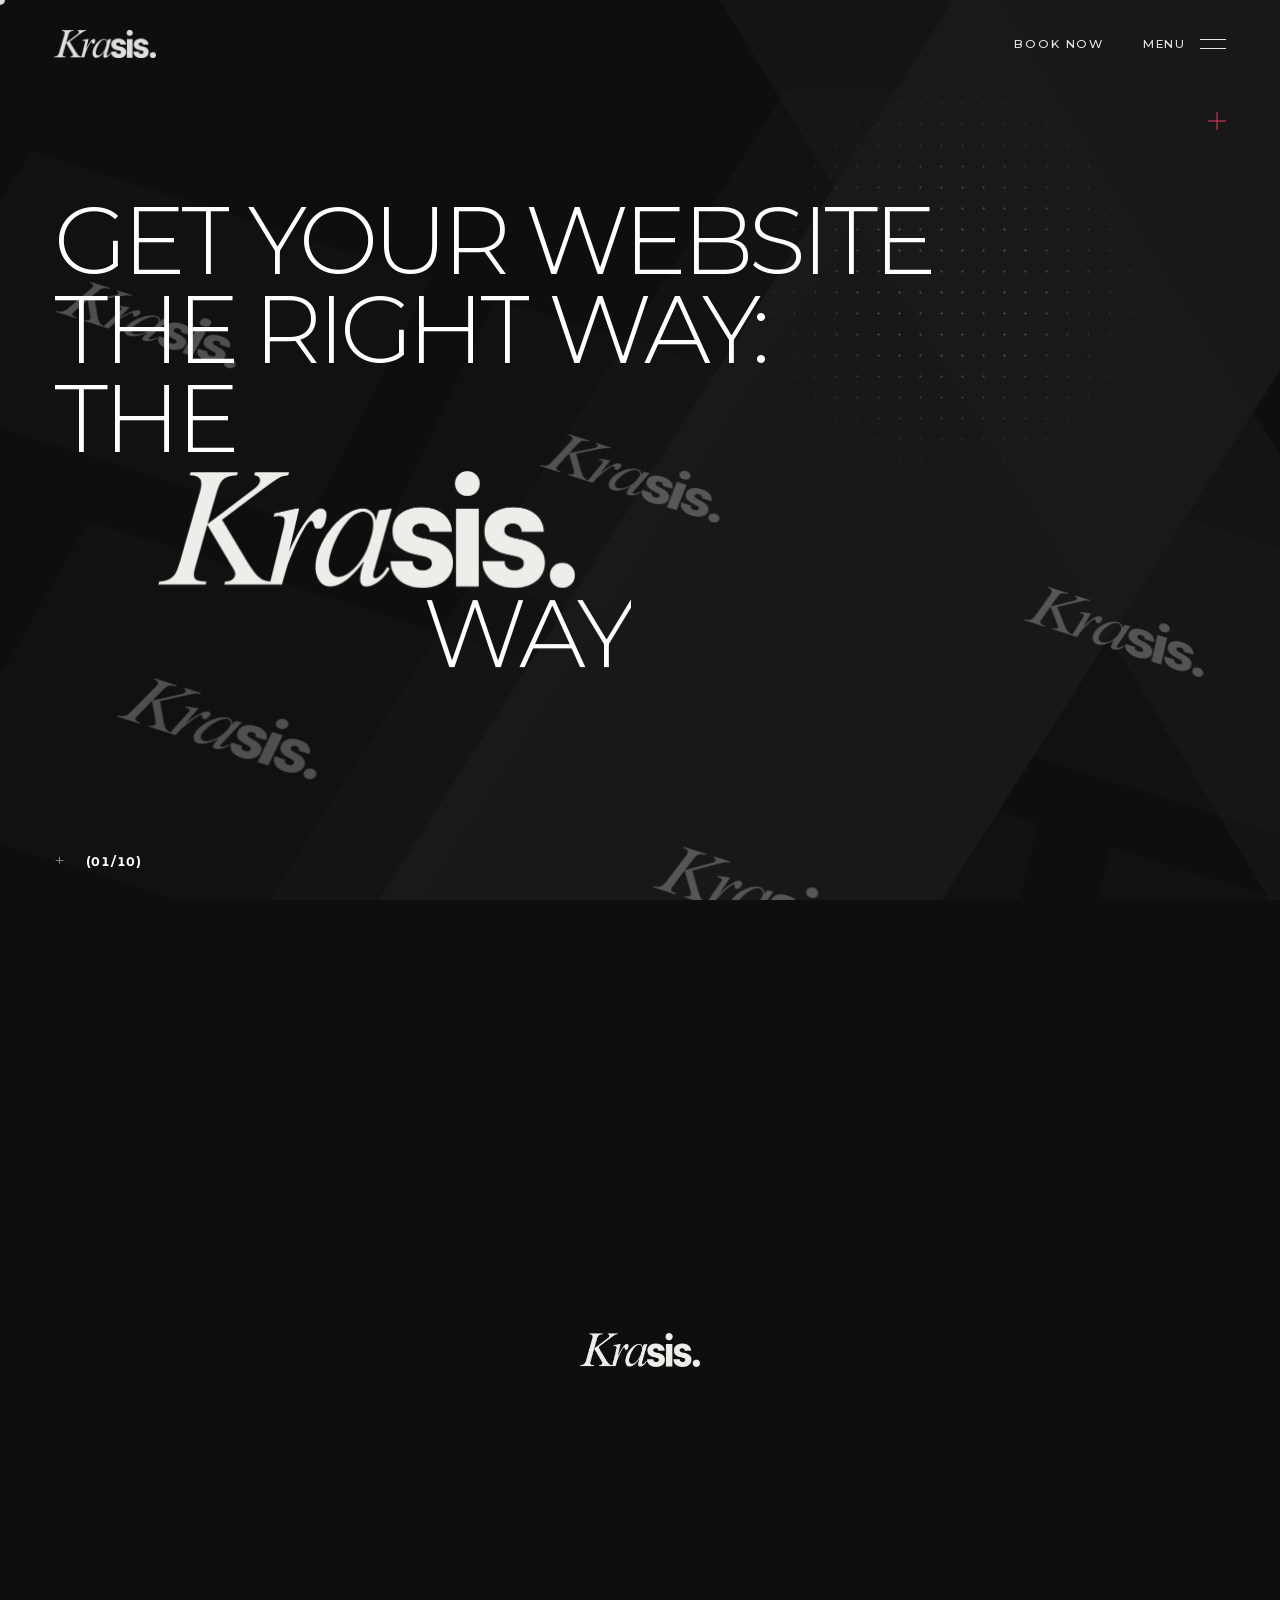
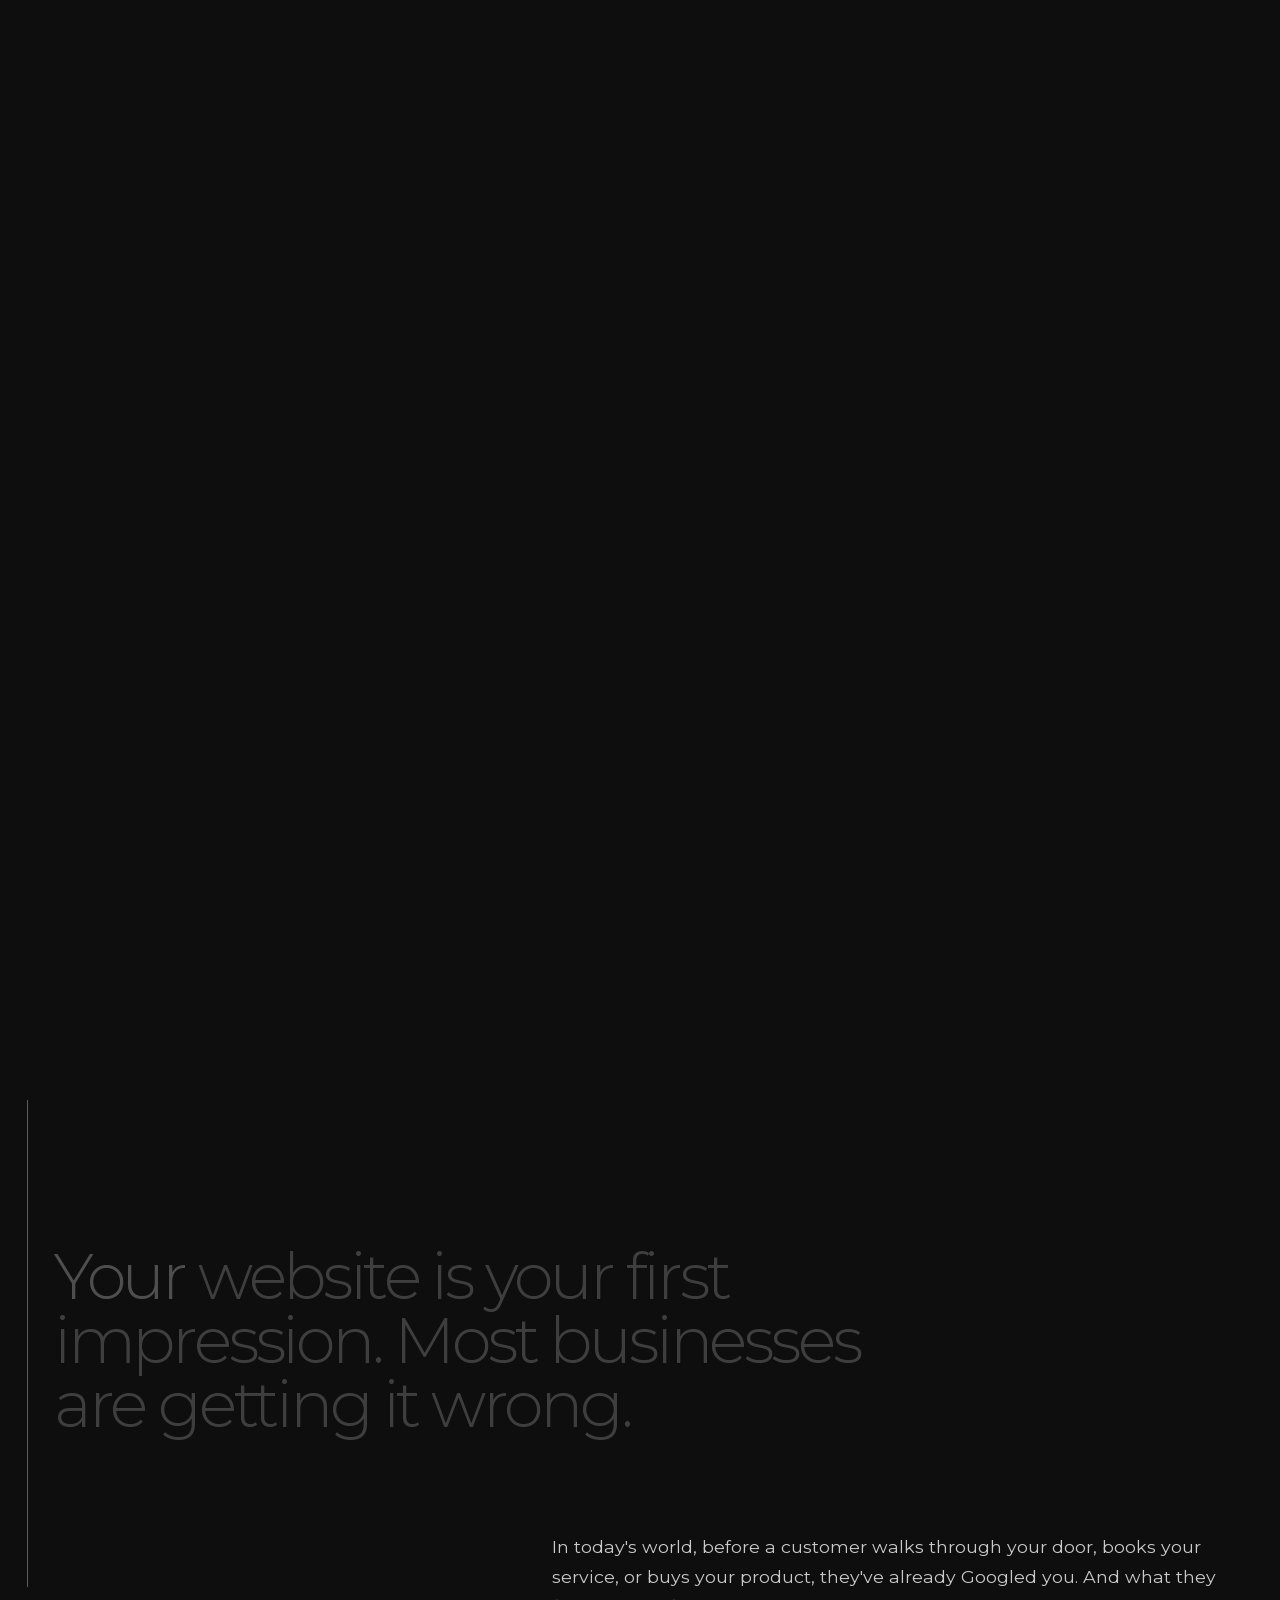
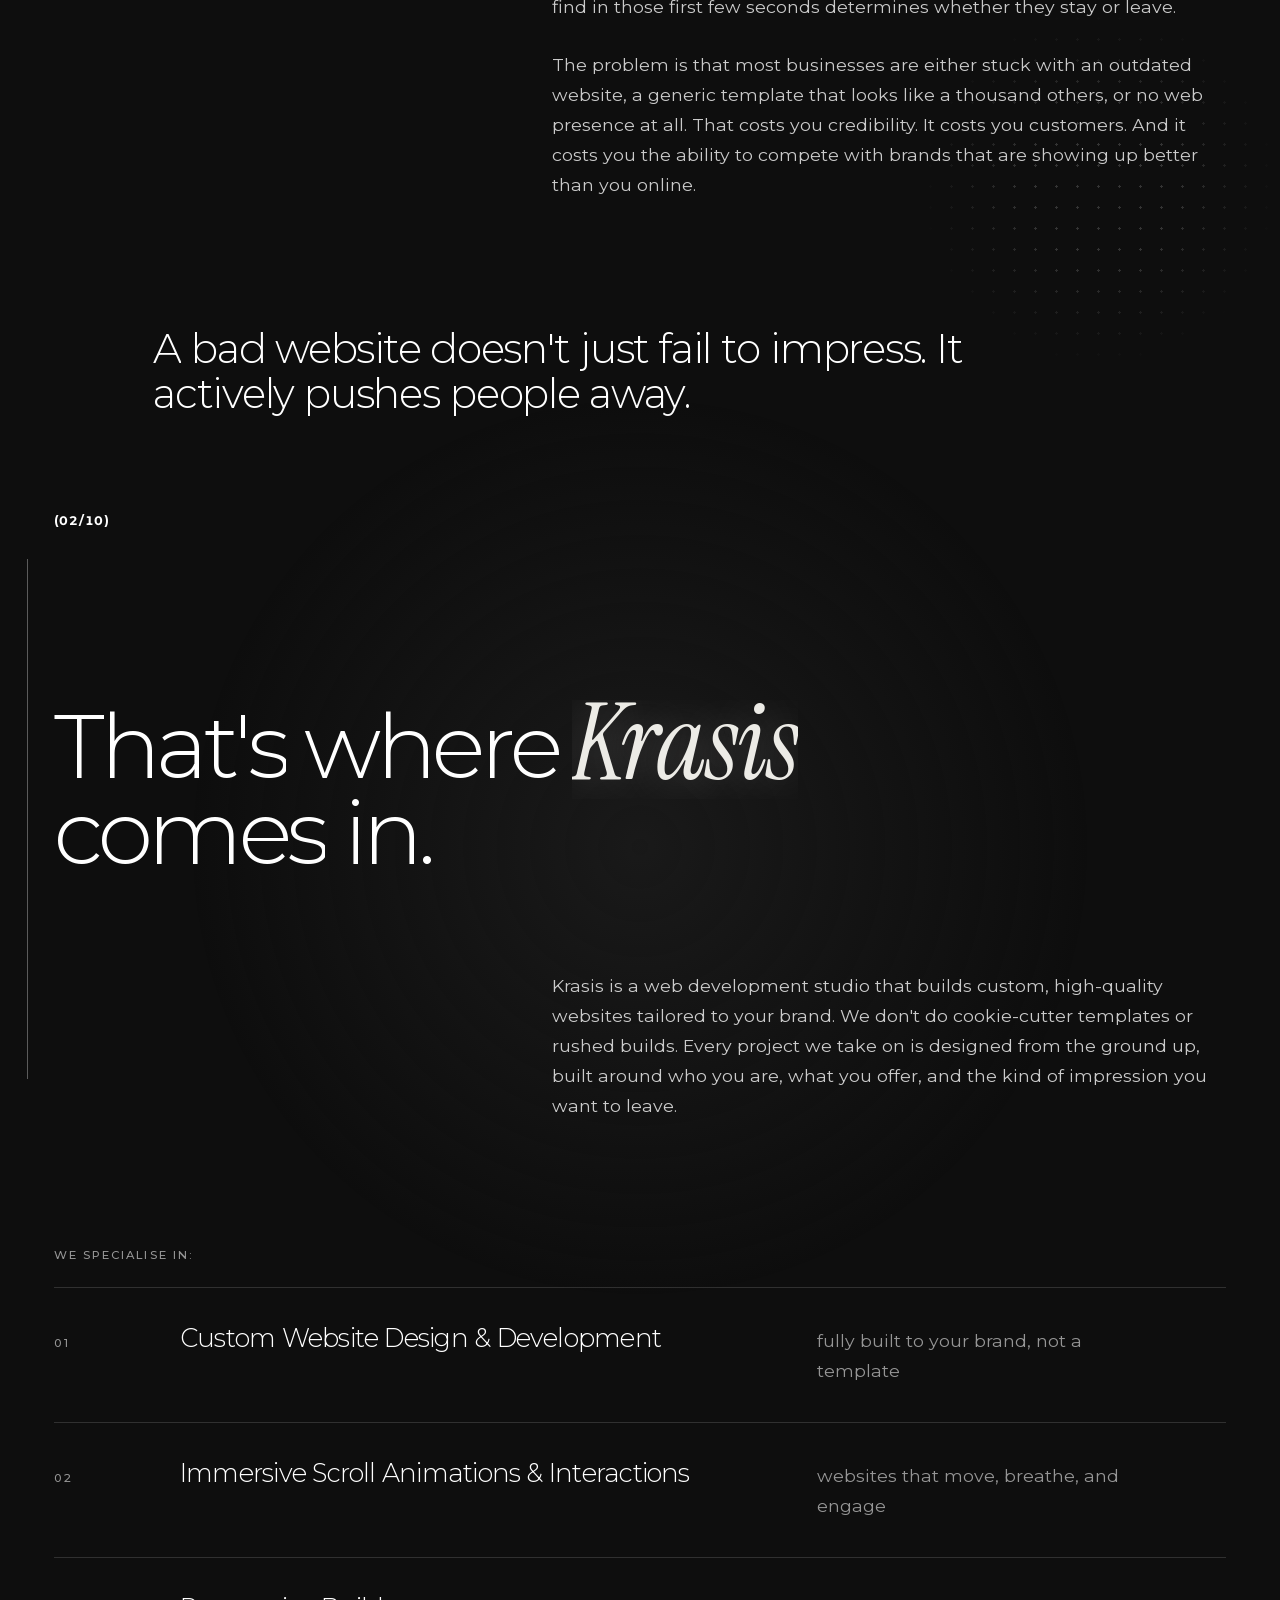
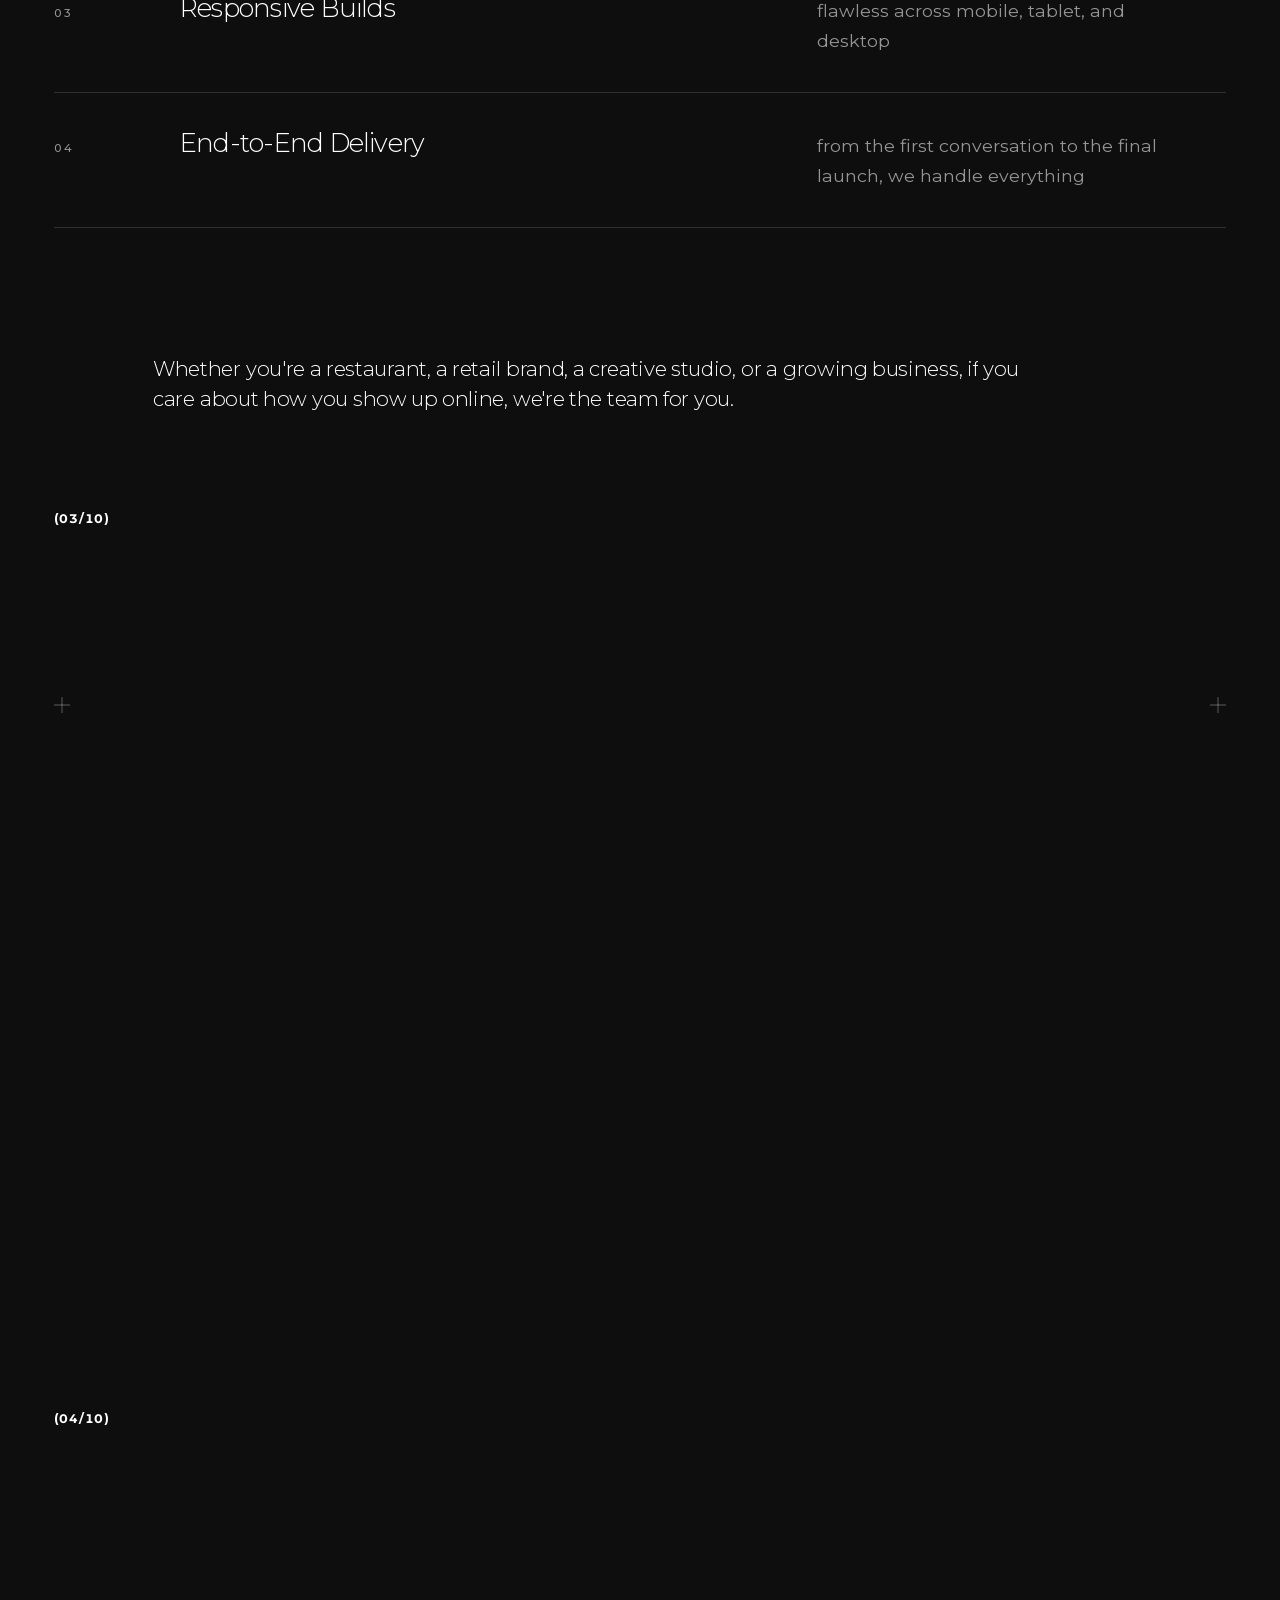
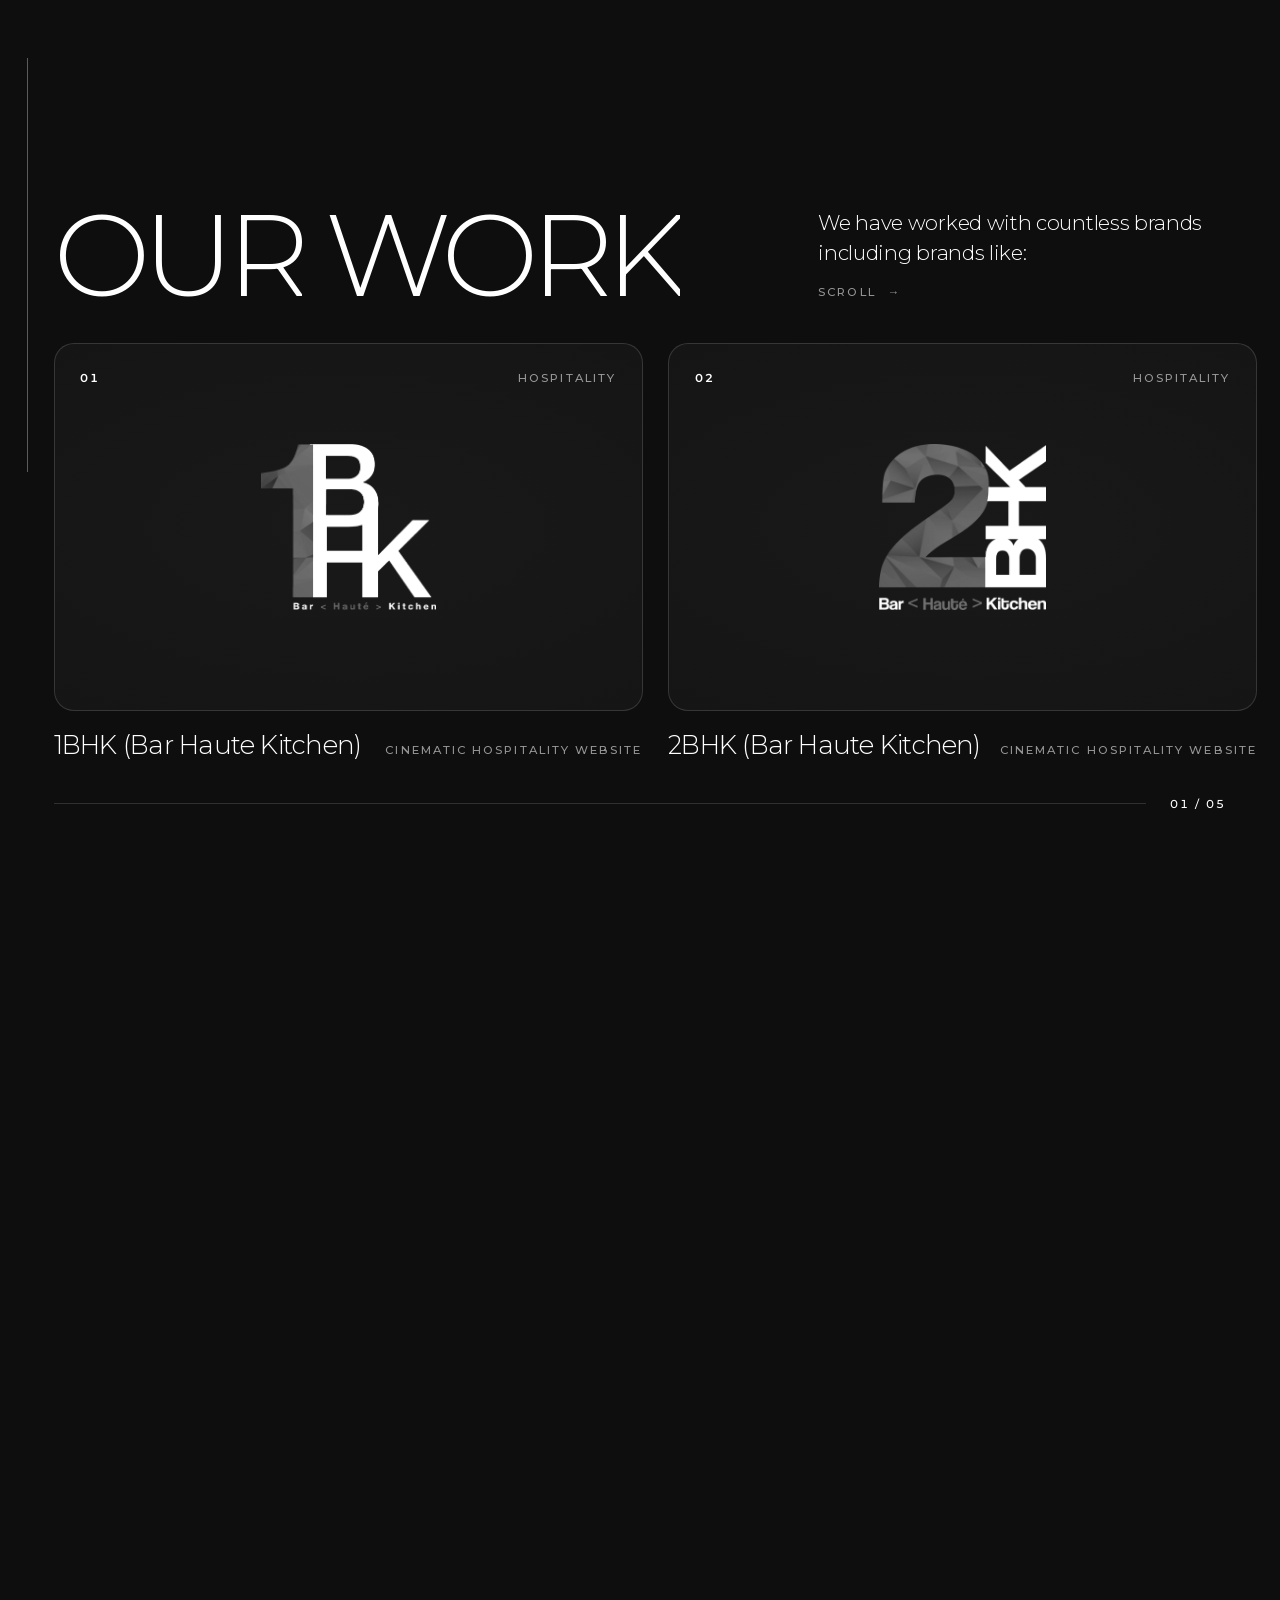
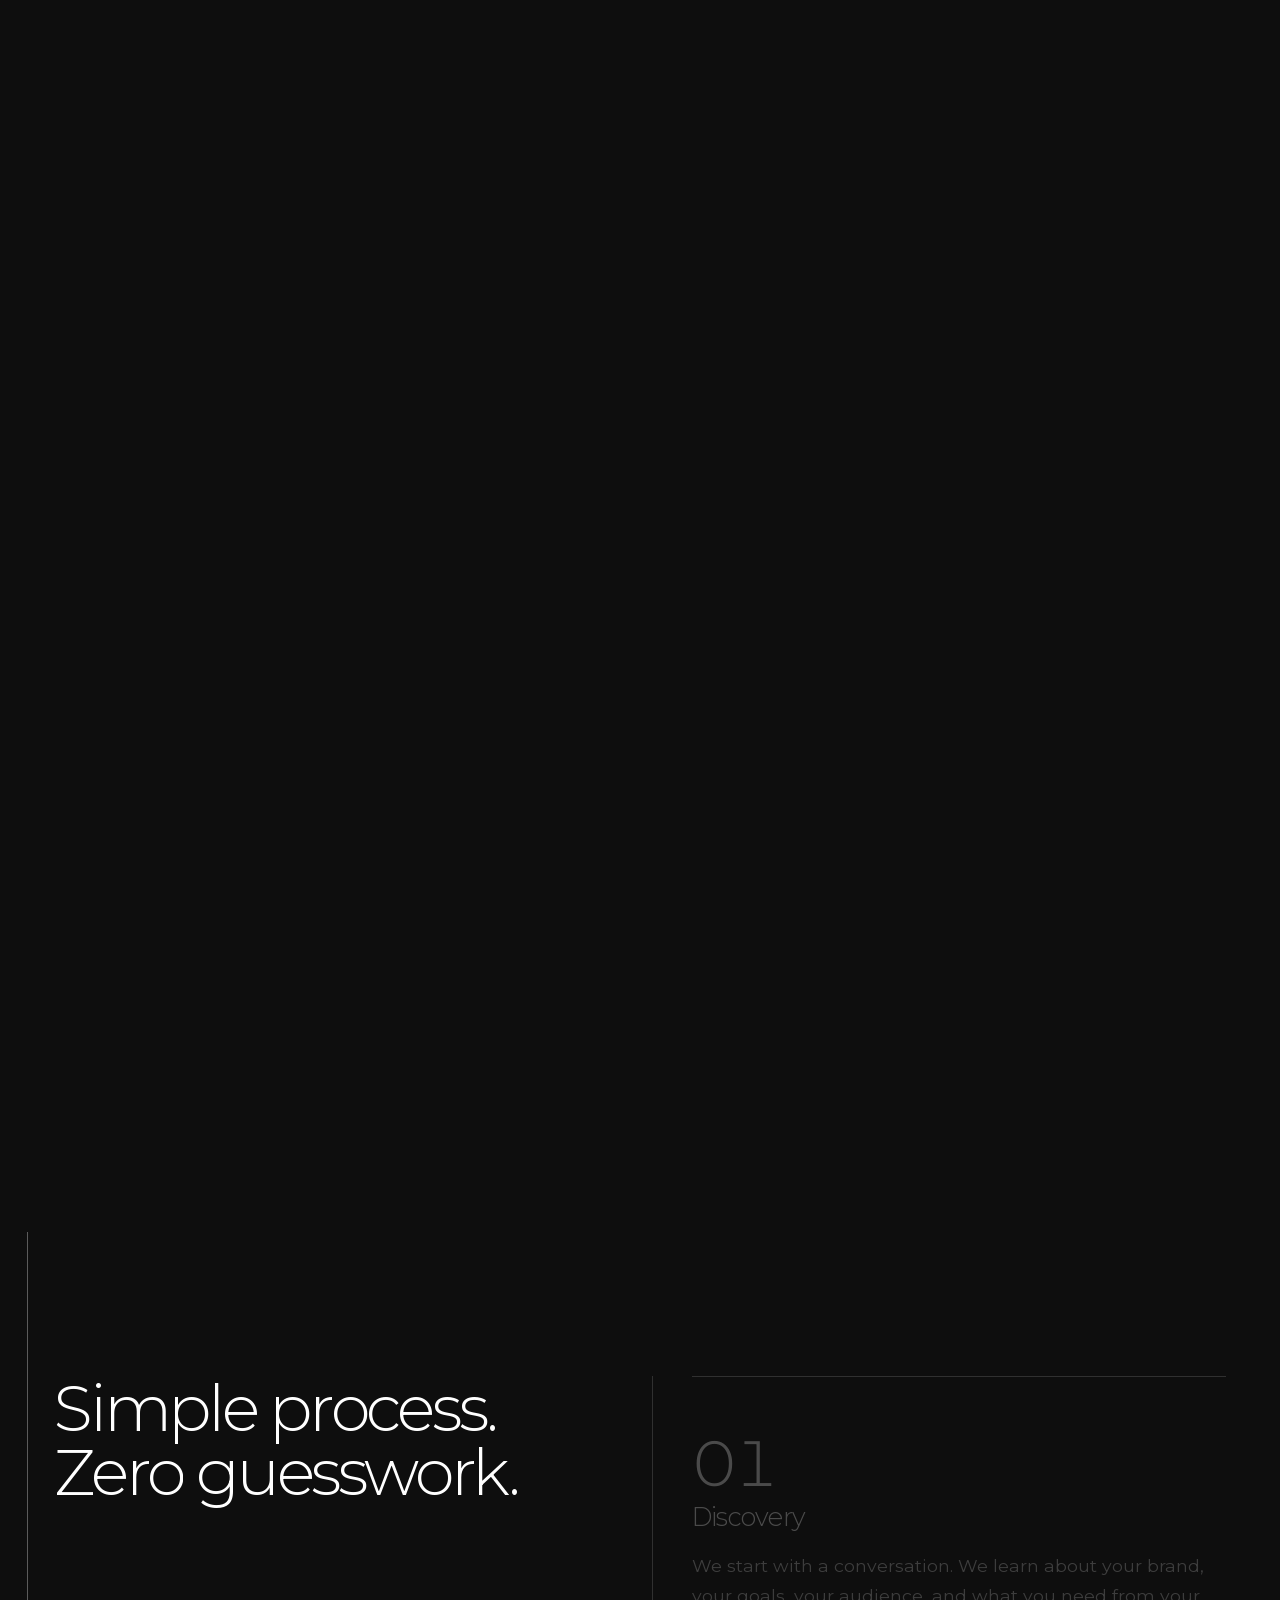
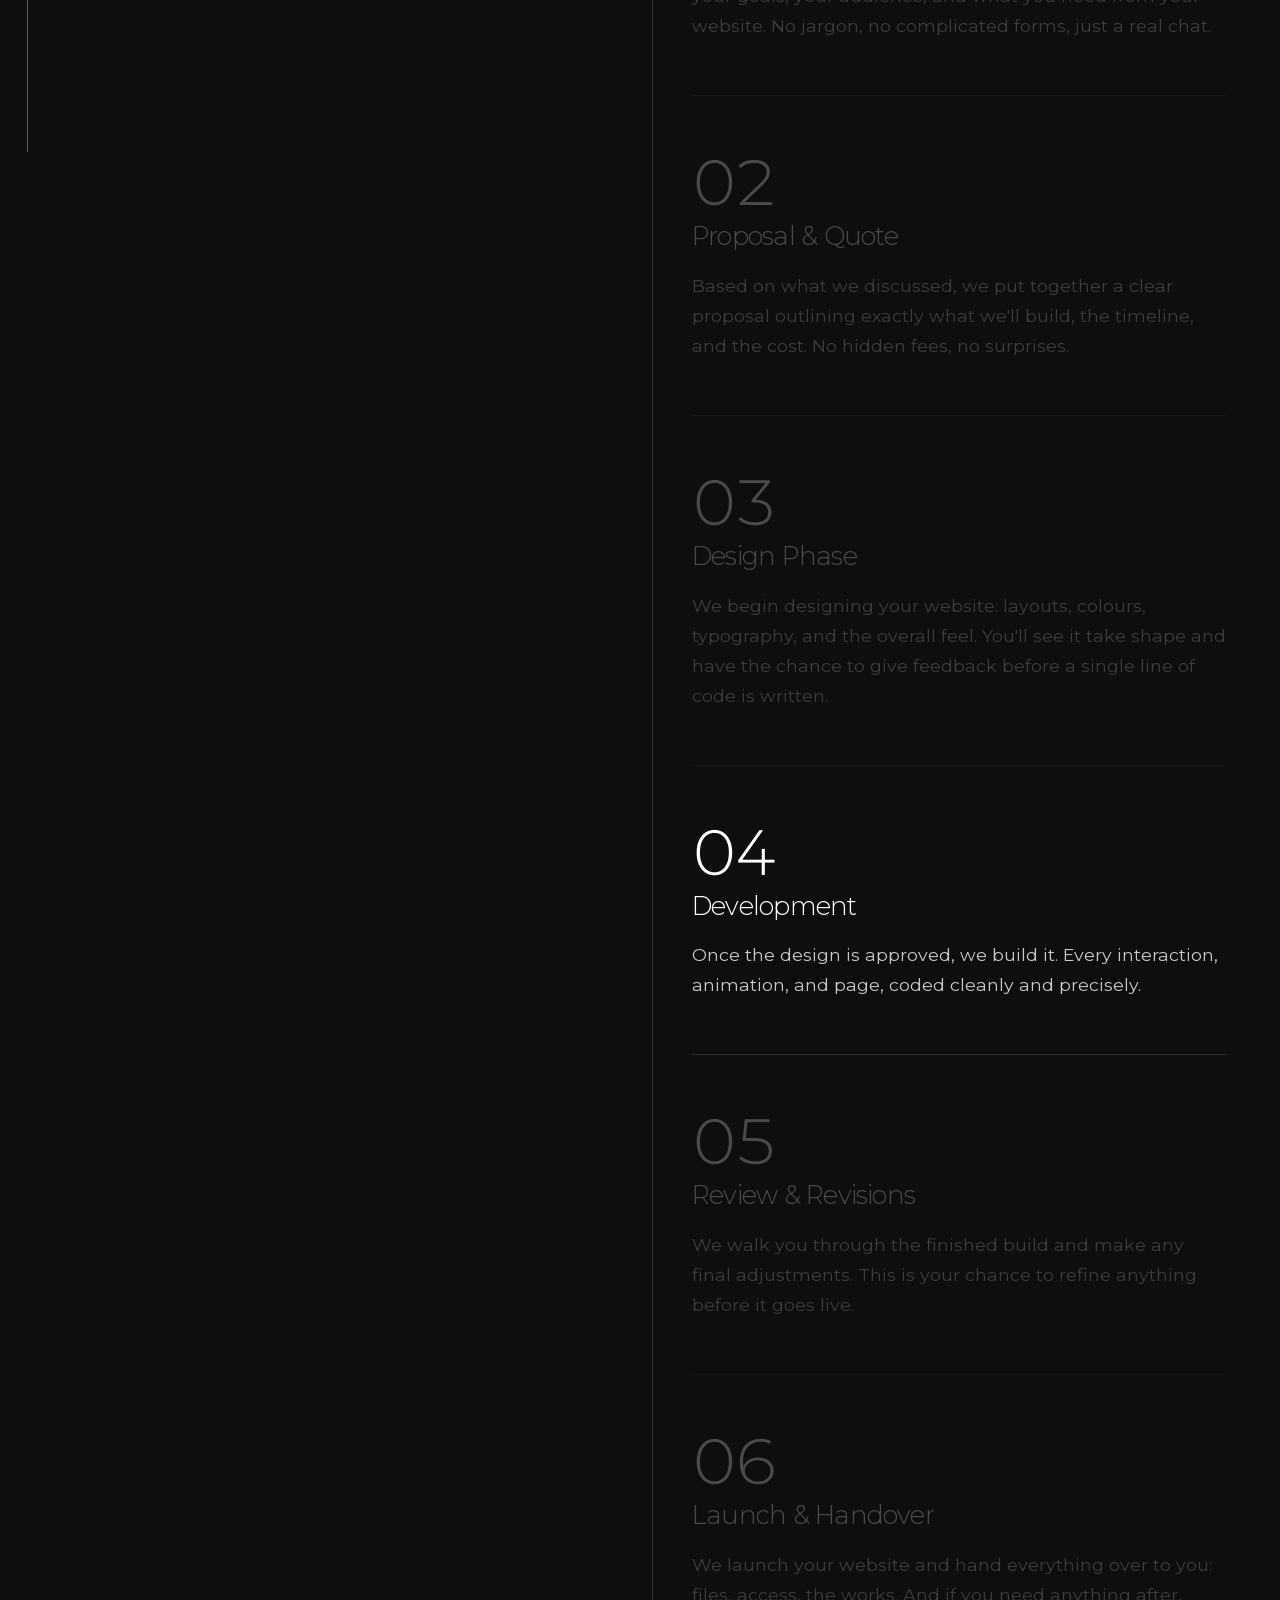
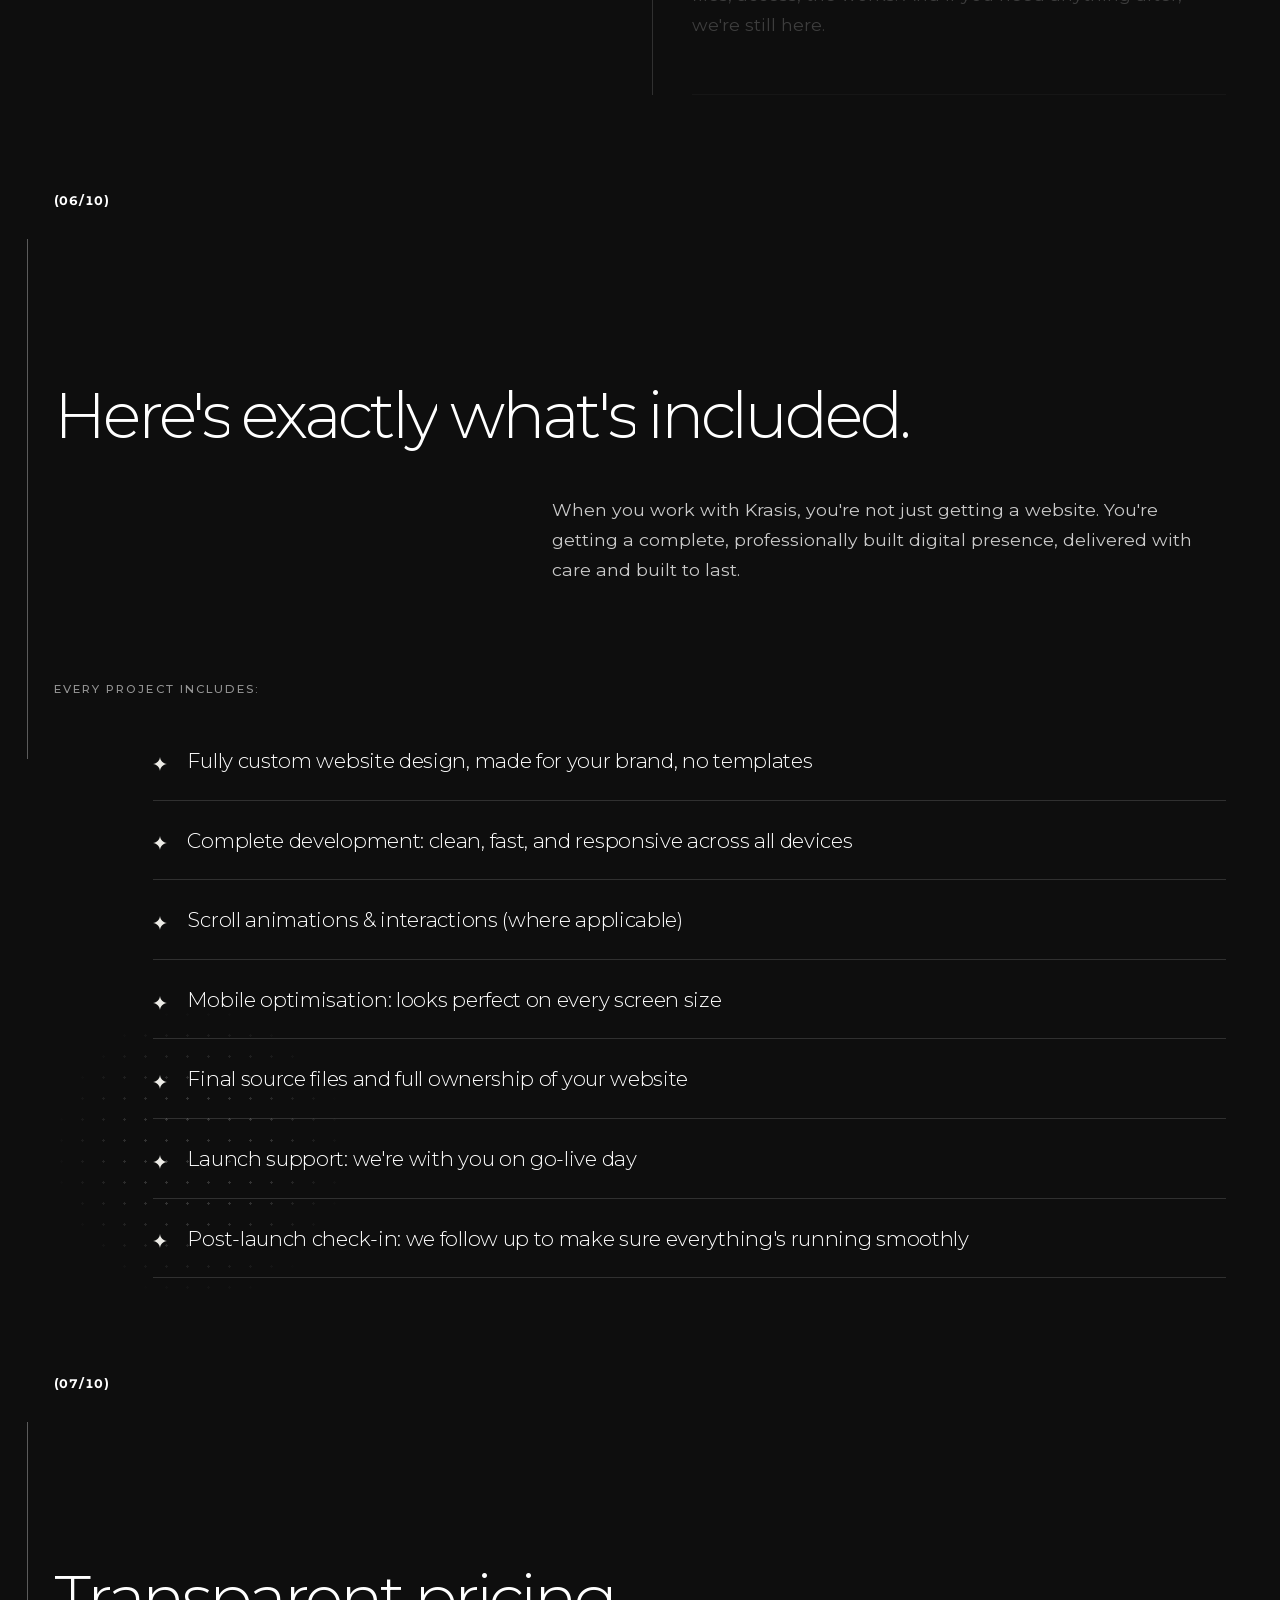
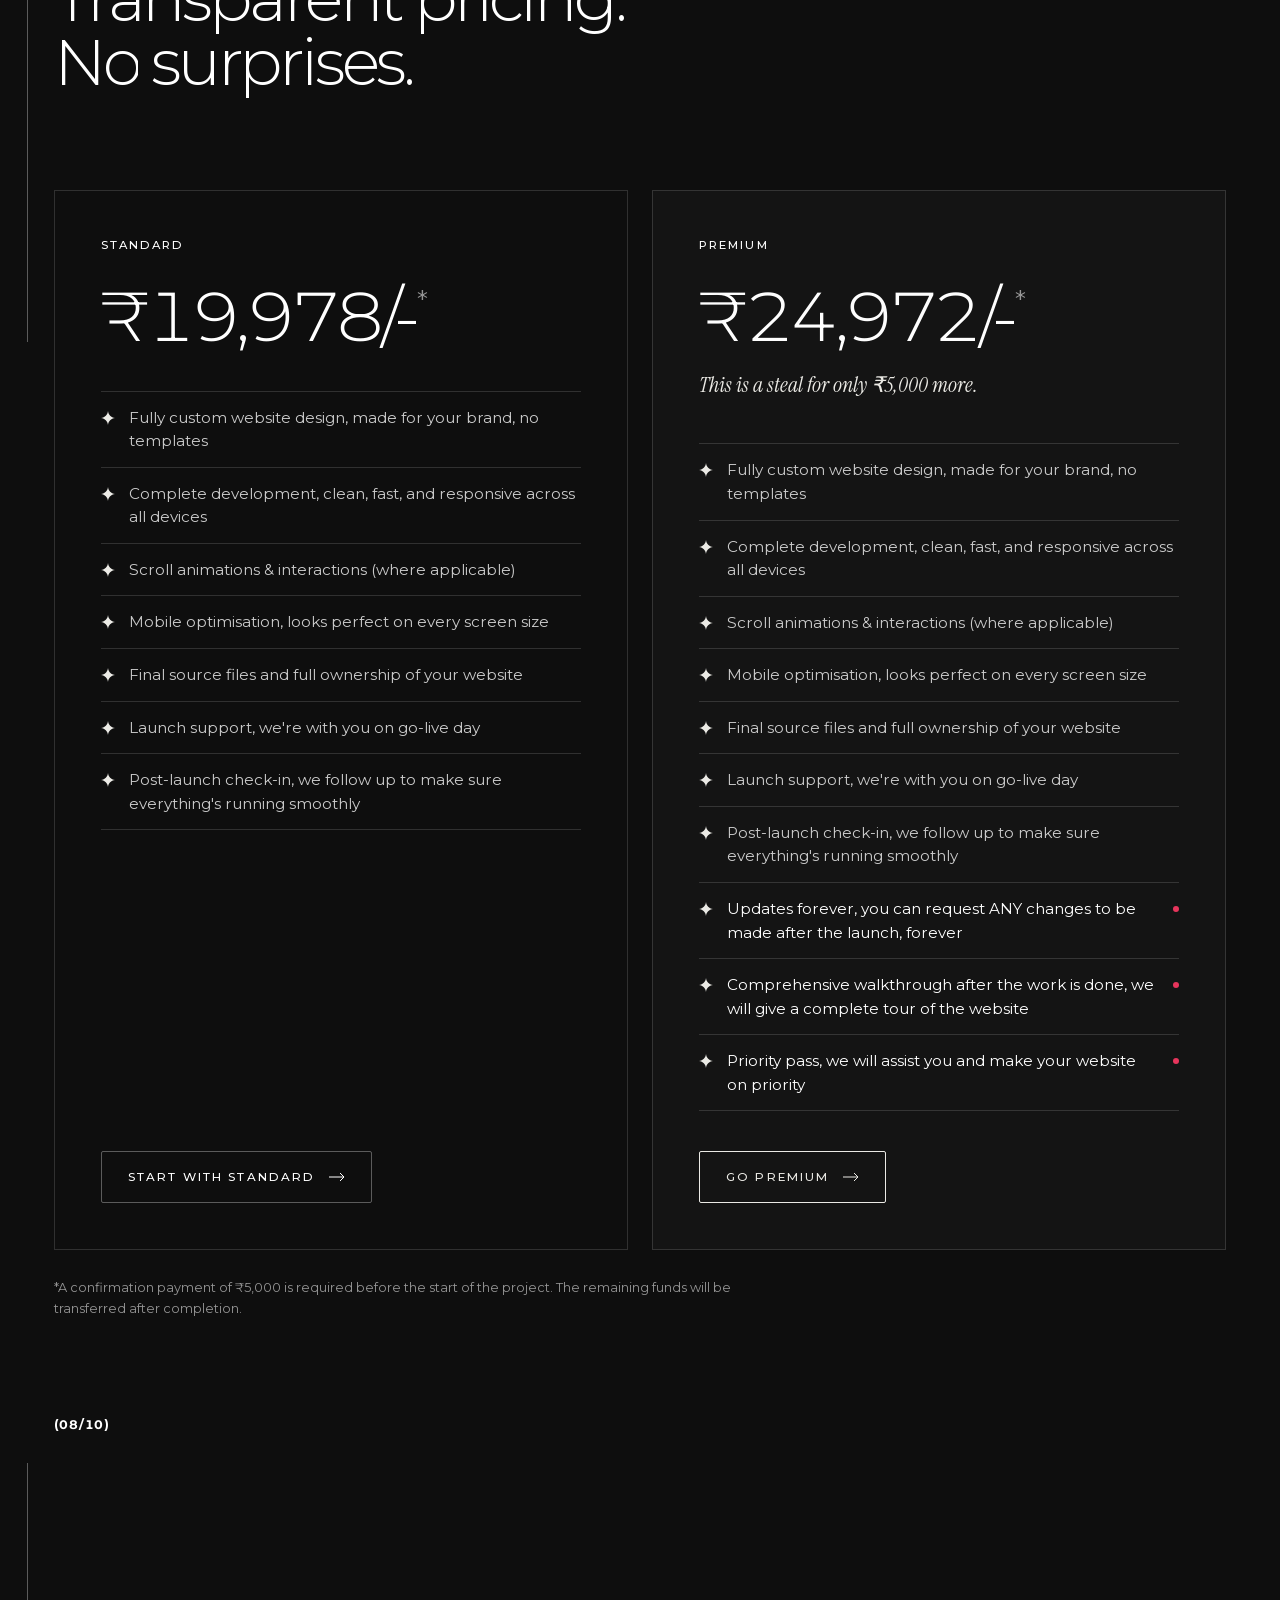
<file: index.html>
<!DOCTYPE html>
<!--
  Krasis — studio site shell.
  Open by double-clicking this file. Every view (Home, Work, Services,
  Process, Pricing, About, Contact, 404) is rendered into <main id="view"> by js/router.js.
  No modules, no fetch(): everything is classic deferred scripts so it runs from file://.
-->
<html lang="en">
<head>
  <meta charset="UTF-8">
  <meta name="viewport" content="width=device-width, initial-scale=1, viewport-fit=cover">
  <title>Krasis | Web Design &amp; Development Studio in Pune</title>
  <meta name="description" content="Krasis is a boutique web design and development studio in Pune, India. We build custom, cinematic, scroll-driven websites with no templates. Plans from ₹20,000.">
  <meta name="theme-color" content="#0e0e0e">
  <meta name="color-scheme" content="dark">
  <script>document.documentElement.className += " js";</script>
  <link rel="canonical" href="https://krasis.in/">
  <link rel="icon" type="image/png" href="./assets/og/favicon.png">
  <link rel="apple-touch-icon" href="./assets/og/favicon.png">

  <!-- Open Graph / Twitter -->
  <meta property="og:type" content="website">
  <meta property="og:site_name" content="Krasis">
  <meta property="og:title" content="Krasis | Web Design &amp; Development Studio in Pune">
  <meta property="og:description" content="Krasis is a boutique web design and development studio in Pune, India. We build custom, cinematic, scroll-driven websites with no templates. Plans from ₹20,000.">
  <meta property="og:url" content="https://krasis.in/">
  <meta property="og:image" content="https://krasis.in/assets/og/og-card.png">
  <meta name="twitter:card" content="summary_large_image">
  <meta name="twitter:image" content="https://krasis.in/assets/og/og-card.png">

  <!-- Fonts (self-hosted, display weights preloaded) -->
  <link rel="preload" href="./assets/fonts/montserrat-latin-var.woff2" as="font" type="font/woff2" crossorigin>
  <link rel="preload" href="./assets/fonts/instrument-serif-italic.woff2" as="font" type="font/woff2" crossorigin>

  <!-- Styles: tokens → base → layout → components → pages → animations -->
  <link rel="stylesheet" href="./css/tokens.css?v=20">
  <link rel="stylesheet" href="./css/base.css?v=20">
  <link rel="stylesheet" href="./css/layout.css?v=20">
  <link rel="stylesheet" href="./css/components.css?v=20">
  <link rel="stylesheet" href="./css/pages.css?v=20">
  <link rel="stylesheet" href="./css/animations.css?v=20">

  <script type="application/ld+json">
  {
    "@context": "https://schema.org",
    "@graph": [
      {
        "@type": "WebSite",
        "@id": "https://krasis.in/#website",
        "url": "https://krasis.in/",
        "name": "Krasis",
        "alternateName": ["Krasis Studio", "Krasis Web Design"],
        "publisher": { "@id": "https://krasis.in/#studio" }
      },
      {
        "@type": "ProfessionalService",
        "@id": "https://krasis.in/#studio",
        "name": "Krasis",
        "alternateName": "Krasis Studio",
        "description": "Boutique web design and development studio in Pune, India, building custom, cinematic, scroll-driven websites.",
        "url": "https://krasis.in/",
        "email": "contact@krasis.in",
        "image": "https://krasis.in/assets/og/og-card.png",
        "logo": "https://krasis.in/assets/logos/krasis.png",
        "address": { "@type": "PostalAddress", "addressLocality": "Pune", "addressRegion": "Maharashtra", "addressCountry": "IN" },
        "areaServed": "Worldwide",
        "knowsAbout": ["Web design", "Website development", "Scroll animation", "Responsive web design"],
        "sameAs": ["https://www.instagram.com/krasis0"],
        "makesOffer": [
          { "@type": "Offer", "name": "Standard website", "price": "20000", "priceCurrency": "INR" },
          { "@type": "Offer", "name": "Premium website", "price": "25000", "priceCurrency": "INR" }
        ]
      }
    ]
  }
  </script>
</head>
<body class="is-loading">
  <a class="skip-link" href="#view" data-skip>Skip to content</a>

  <noscript>
    <div class="noscript">
      <img src="./assets/logos/krasis.png" alt="Krasis" width="240" height="67">
      <p>This site is built around motion and needs JavaScript to run. Turn it on and reload, or reach us directly at
        <a href="mailto:contact@krasis.in">contact@krasis.in</a> or on Instagram
        <a href="https://www.instagram.com/krasis0">@krasis0</a>. Krasis, Pune, India.</p>
    </div>
  </noscript>

  <!-- Preloader (first visit only, see js/preloader.js) -->
  <div class="preloader" id="preloader" aria-hidden="true">
    <div class="preloader__line"><span></span><span></span></div>
    <div class="preloader__logo"><img src="./assets/logos/krasis.png" alt="" width="840" height="235"></div>
    <div class="preloader__count label">(<span data-count-out>000</span>/100)</div>
    <button class="preloader__skip label" type="button" tabindex="-1">Skip</button>
  </div>

  <!-- Navigation bar (mix-blend difference) -->
  <header class="nav" id="nav">
    <a class="nav__logo" href="/" data-route="" aria-label="Krasis, home">
      <img src="./assets/logos/krasis.png" alt="Krasis" width="840" height="235">
    </a>
    <div class="nav__right">
      <a class="nav__cta link-draw" href="/book/">Book now</a>
      <button class="nav__menu" type="button" aria-expanded="false" aria-controls="menu">
        <span class="nav__menu-label">Menu</span>
        <span class="nav__menu-icon" aria-hidden="true"><i></i><i></i></span>
      </button>
    </div>
  </header>

  <!-- Full-screen menu overlay -->
  <div class="menu" id="menu" role="dialog" aria-modal="true" aria-label="Site menu" hidden>
    <nav class="menu__nav" aria-label="Primary">
      <ul class="menu__list"></ul>
    </nav>
    <div class="menu__foot label">
      <button type="button" class="menu__copy" data-copy="contact@krasis.in">contact@krasis.in</button>
      <a href="https://www.instagram.com/krasis0" target="_blank" rel="noopener">Instagram krasis0</a>
      <span>Pune, India</span>
    </div>
  </div>

  <!-- Route content -->
  <main id="view" class="view" tabindex="-1">
    <!-- SEO:START (generated by tools/build-pages.js; replaced by the live view once JavaScript runs) -->
    <div class="seo-text"><nav aria-label="Site pages"><ul><li><a href="/">Home</a></li><li><a href="/work/">Work</a></li><li><a href="/services/">Services</a></li><li><a href="/process/">Process</a></li><li><a href="/pricing/">Pricing</a></li><li><a href="/about/">About</a></li><li><a href="/contact/">Contact</a></li><li><a href="/book/">Book now</a></li></ul></nav><h1>Get your website the right way: the Krasis way</h1><p>Krasis is a boutique web design and development studio in Pune, India. We build custom, cinematic, scroll-driven websites with no templates. Plans from ₹20,000.</p><h2>Your website is your first impression. Most businesses are getting it wrong.</h2><p>In today's world, before a customer walks through your door, books your service, or buys your product, they've already Googled you. And what they find in those first few seconds determines whether they stay or leave.</p><p>The problem is that most businesses are either stuck with an outdated website, a generic template that looks like a thousand others, or no web presence at all. That costs you credibility. It costs you customers. And it costs you the ability to compete with brands that are showing up better than you online.</p><p>A bad website doesn't just fail to impress. It actively pushes people away.</p><h2>That's where Krasis comes in.</h2><p>Krasis is a web development studio that builds custom, high-quality websites tailored to your brand. We don't do cookie-cutter templates or rushed builds. Every project we take on is designed from the ground up, built around who you are, what you offer, and the kind of impression you want to leave.</p><h3>We specialise in:</h3><h3>Custom Website Design &amp; Development</h3><p>Fully built to your brand, not a template.</p><h3>Immersive Scroll Animations &amp; Interactions</h3><p>Websites that move, breathe, and engage.</p><h3>Responsive Builds</h3><p>Flawless across mobile, tablet, and desktop.</p><h3>End-to-End Delivery</h3><p>From the first conversation to the final launch, we handle everything.</p><p>Whether you're a restaurant, a retail brand, a creative studio, or a growing business, if you care about how you show up online, we're the team for you.</p><h2>Vision</h2><p>At Krasis, we envision a digital landscape where the line between design and experience disappears entirely. A world where visiting a website feels less like browsing a page and more like stepping into a world, one that reflects the soul of the brand behind it. We believe the web is one of the most powerful creative mediums of our time, and we exist to prove that. Our vision is to be the studio that emerging and established brands turn to when they want more than just a website, when they want something that genuinely represents who they are, stops people mid-scroll, and leaves a lasting impression long after the tab is closed.</p><h2>Mission</h2><p>Krasis was built on a simple belief, that great design and great engineering should never be a luxury. Our mission is to deliver custom, high-quality web experiences that are as thoughtful as they are technically precise. Every project we take on, whether it's an immersive hospitality website with cinematic scroll animations or a clean e-commerce build for a growing brand, is approached with the same level of care and intention. We work closely with our clients, taking the time to understand not just what they do, but why they do it, because that's what makes the difference between a website that exists and a website that works. At Krasis, we don't build templates. We build identities.</p><h2>Our work</h2><p>We have worked with countless brands including brands like:</p><ul><li>1BHK (Bar Haute Kitchen) (Hospitality): Cinematic hospitality website</li><li>2BHK (Bar Haute Kitchen) (Hospitality): Cinematic hospitality website</li><li>Ballr (Hospitality): Cinematic hospitality website</li><li>Home Decor (Retail): Retail website</li><li>Luminae (Retail): Candle brand website</li></ul><h2>Simple process. Zero guesswork.</h2><h3>01 Discovery</h3><p>We start with a conversation. We learn about your brand, your goals, your audience, and what you need from your website. No jargon, no complicated forms, just a real chat.</p><h3>02 Proposal &amp; Quote</h3><p>Based on what we discussed, we put together a clear proposal outlining exactly what we'll build, the timeline, and the cost. No hidden fees, no surprises.</p><h3>03 Design Phase</h3><p>We begin designing your website: layouts, colours, typography, and the overall feel. You'll see it take shape and have the chance to give feedback before a single line of code is written.</p><h3>04 Development</h3><p>Once the design is approved, we build it. Every interaction, animation, and page, coded cleanly and precisely.</p><h3>05 Review &amp; Revisions</h3><p>We walk you through the finished build and make any final adjustments. This is your chance to refine anything before it goes live.</p><h3>06 Launch &amp; Handover</h3><p>We launch your website and hand everything over to you: files, access, the works. And if you need anything after, we're still here.</p><h2>Here's exactly what's included.</h2><p>When you work with Krasis, you're not just getting a website. You're getting a complete, professionally built digital presence, delivered with care and built to last.</p><ul><li>Fully custom website design, made for your brand, no templates</li><li>Complete development: clean, fast, and responsive across all devices</li><li>Scroll animations &amp; interactions (where applicable)</li><li>Mobile optimisation: looks perfect on every screen size</li><li>Final source files and full ownership of your website</li><li>Launch support: we're with you on go-live day</li><li>Post-launch check-in: we follow up to make sure everything's running smoothly</li></ul><h2>Transparent pricing. No surprises.</h2><h3>Standard: ₹20,000/-*</h3><ul><li>Fully custom website design, made for your brand, no templates</li><li>Complete development, clean, fast, and responsive across all devices</li><li>Scroll animations &amp; interactions (where applicable)</li><li>Mobile optimisation, looks perfect on every screen size</li><li>Final source files and full ownership of your website</li><li>Launch support, we're with you on go-live day</li><li>Post-launch check-in, we follow up to make sure everything's running smoothly</li></ul><h3>Premium: ₹25,000/-*</h3><ul><li>Fully custom website design, made for your brand, no templates</li><li>Complete development, clean, fast, and responsive across all devices</li><li>Scroll animations &amp; interactions (where applicable)</li><li>Mobile optimisation, looks perfect on every screen size</li><li>Final source files and full ownership of your website</li><li>Launch support, we're with you on go-live day</li><li>Post-launch check-in, we follow up to make sure everything's running smoothly</li><li>Updates forever, you can request ANY changes to be made after the launch, forever</li><li>Comprehensive walkthrough after the work is done, we will give a complete tour of the website</li><li>Priority pass, we will assist you and make your website on priority</li></ul><p>This is a steal for only ₹5,000 more.</p><p>*A confirmation payment of ₹5,000 is required before the start of the project. The remaining funds will be transferred after completion.</p><h2>Why not just use Wix? Or hire a big agency?</h2><p>It's a fair question. Here's the honest answer.</p><p>Template builders like Wix or Squarespace are fast and cheap, but they're also limiting, generic, and immediately recognisable as a template. Your brand deserves better than looking like everyone else.</p><p>Big agencies, on the other hand, are expensive, slow, and you're rarely their priority. You become a ticket in a system.</p><p>Krasis sits in a different space entirely. We're a boutique studio, small enough to give every client genuine attention, skilled enough to deliver work that competes with anything out there.</p><ul><li>Everything is custom. No templates, no shortcuts, no compromise.</li><li>You work directly with the people building your site. No account managers, no middlemen.</li><li>We care about the details. The animations, the spacing, the way a page feels to scroll through, it all matters to us.</li><li>We're builders at heart. We love what we do, and that shows in the work.</li></ul><h2>Let's build something great together.</h2><p>Email: <a href="mailto:contact@krasis.in">contact@krasis.in</a><br>Instagram: <a href="https://www.instagram.com/krasis0">@krasis0</a><br>Location: Pune, India</p></div>
    <!-- SEO:END -->
  </main>

  <!-- Page transition panel -->
  <div class="transition" id="transition" aria-hidden="true">
    <img src="./assets/logos/krasis.png" alt="" width="840" height="235">
  </div>

  <!-- Custom cursor (fine pointer only) -->
  <div class="cursor" id="cursor" aria-hidden="true"><span class="cursor__label"></span></div>

  <!-- Toast -->
  <div class="toast label" id="toast" role="status" aria-live="polite"></div>

  <!--
    Script order (all classic + deferred, executed in this order):
    1. Vendor: GSAP core, ScrollTrigger, CustomEase, Lenis
    2. Config + data: config.js, data/seo.js, data/copy.js, data/projects.js
    3. Core helpers: utils.js (namespace, split text, reveals), ui.js (shared markup)
    4. Global systems: smooth-scroll, cursor, nav, preloader, squares, grid-lines, form
    5. Home sections: hero.js + sections/*
    6. Views: pages/*
    7. Router, then main.js (boot)
  -->
  <script defer src="./assets/vendor/gsap.min.js"></script>
  <script defer src="./assets/vendor/ScrollTrigger.min.js"></script>
  <script defer src="./assets/vendor/CustomEase.min.js"></script>
  <script defer src="./assets/vendor/lenis.min.js"></script>

  <script defer src="./js/config.js?v=20"></script>
  <script defer src="./js/data/seo.js?v=20"></script>
  <script defer src="./js/data/copy.js?v=20"></script>
  <script defer src="./js/data/projects.js?v=20"></script>

  <script defer src="./js/utils.js?v=20"></script>
  <script defer src="./js/reveal.js?v=20"></script>
  <script defer src="./js/ui.js?v=20"></script>

  <script defer src="./js/smooth-scroll.js?v=20"></script>
  <script defer src="./js/cursor.js?v=20"></script>
  <script defer src="./js/nav.js?v=20"></script>
  <script defer src="./js/preloader.js?v=20"></script>
  <script defer src="./js/squares.js?v=20"></script>
  <script defer src="./js/grid-lines.js?v=20"></script>
  <script defer src="./js/form.js?v=20"></script>

  <script defer src="./js/hero.js?v=20"></script>
  <script defer src="./js/sections/problem.js?v=20"></script>
  <script defer src="./js/sections/intro.js?v=20"></script>
  <script defer src="./js/sections/vision.js?v=21"></script>
  <script defer src="./js/sections/work.js?v=20"></script>
  <script defer src="./js/sections/process.js?v=20"></script>
  <script defer src="./js/sections/included.js?v=20"></script>
  <script defer src="./js/sections/pricing.js?v=20"></script>
  <script defer src="./js/sections/why.js?v=20"></script>
  <script defer src="./js/sections/cta.js?v=20"></script>

  <script defer src="./js/pages/home.js?v=20"></script>
  <script defer src="./js/pages/work.js?v=20"></script>
  <script defer src="./js/pages/services.js?v=20"></script>
  <script defer src="./js/pages/process.js?v=20"></script>
  <script defer src="./js/pages/pricing.js?v=20"></script>
  <script defer src="./js/pages/about.js?v=20"></script>
  <script defer src="./js/pages/contact.js?v=20"></script>
  <script defer src="./js/pages/notfound.js?v=20"></script>

  <script defer src="./js/router.js?v=20"></script>
  <script defer src="./js/main.js?v=20"></script>
</body>
</html>
</file>
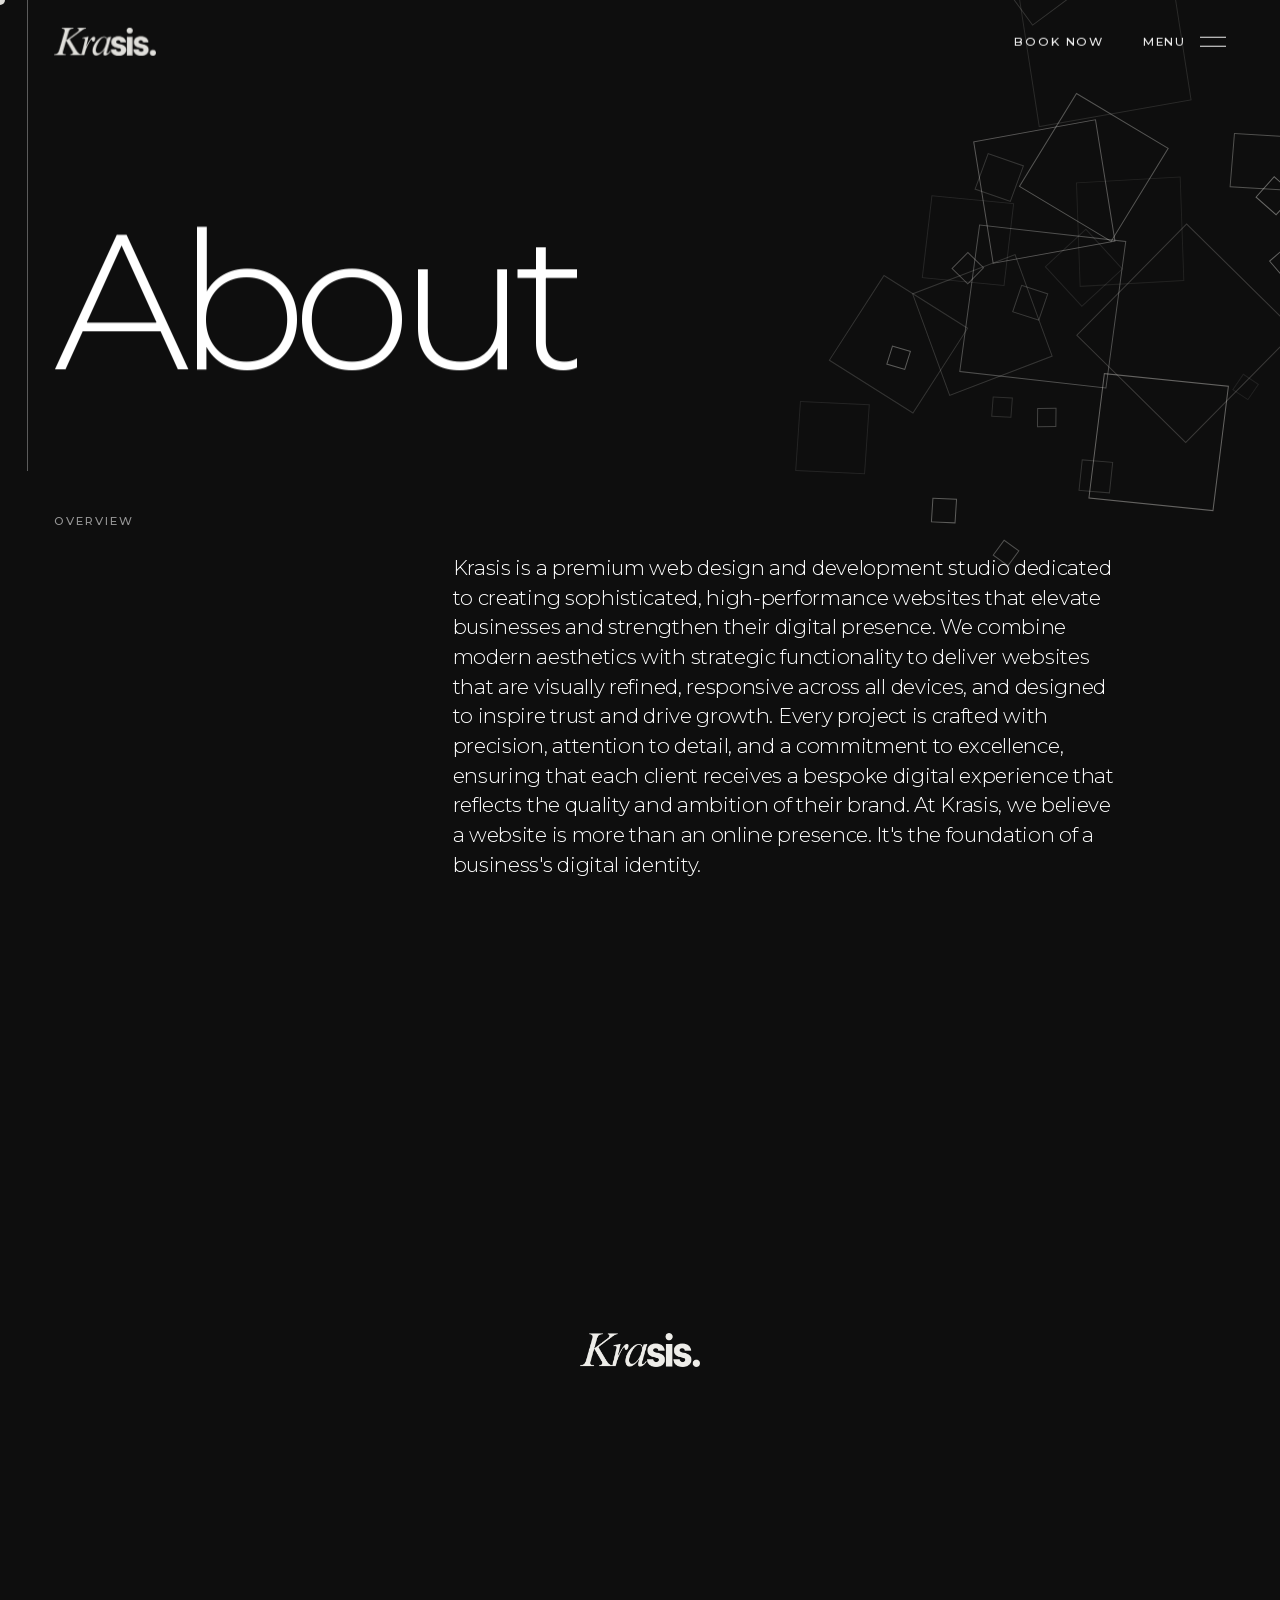
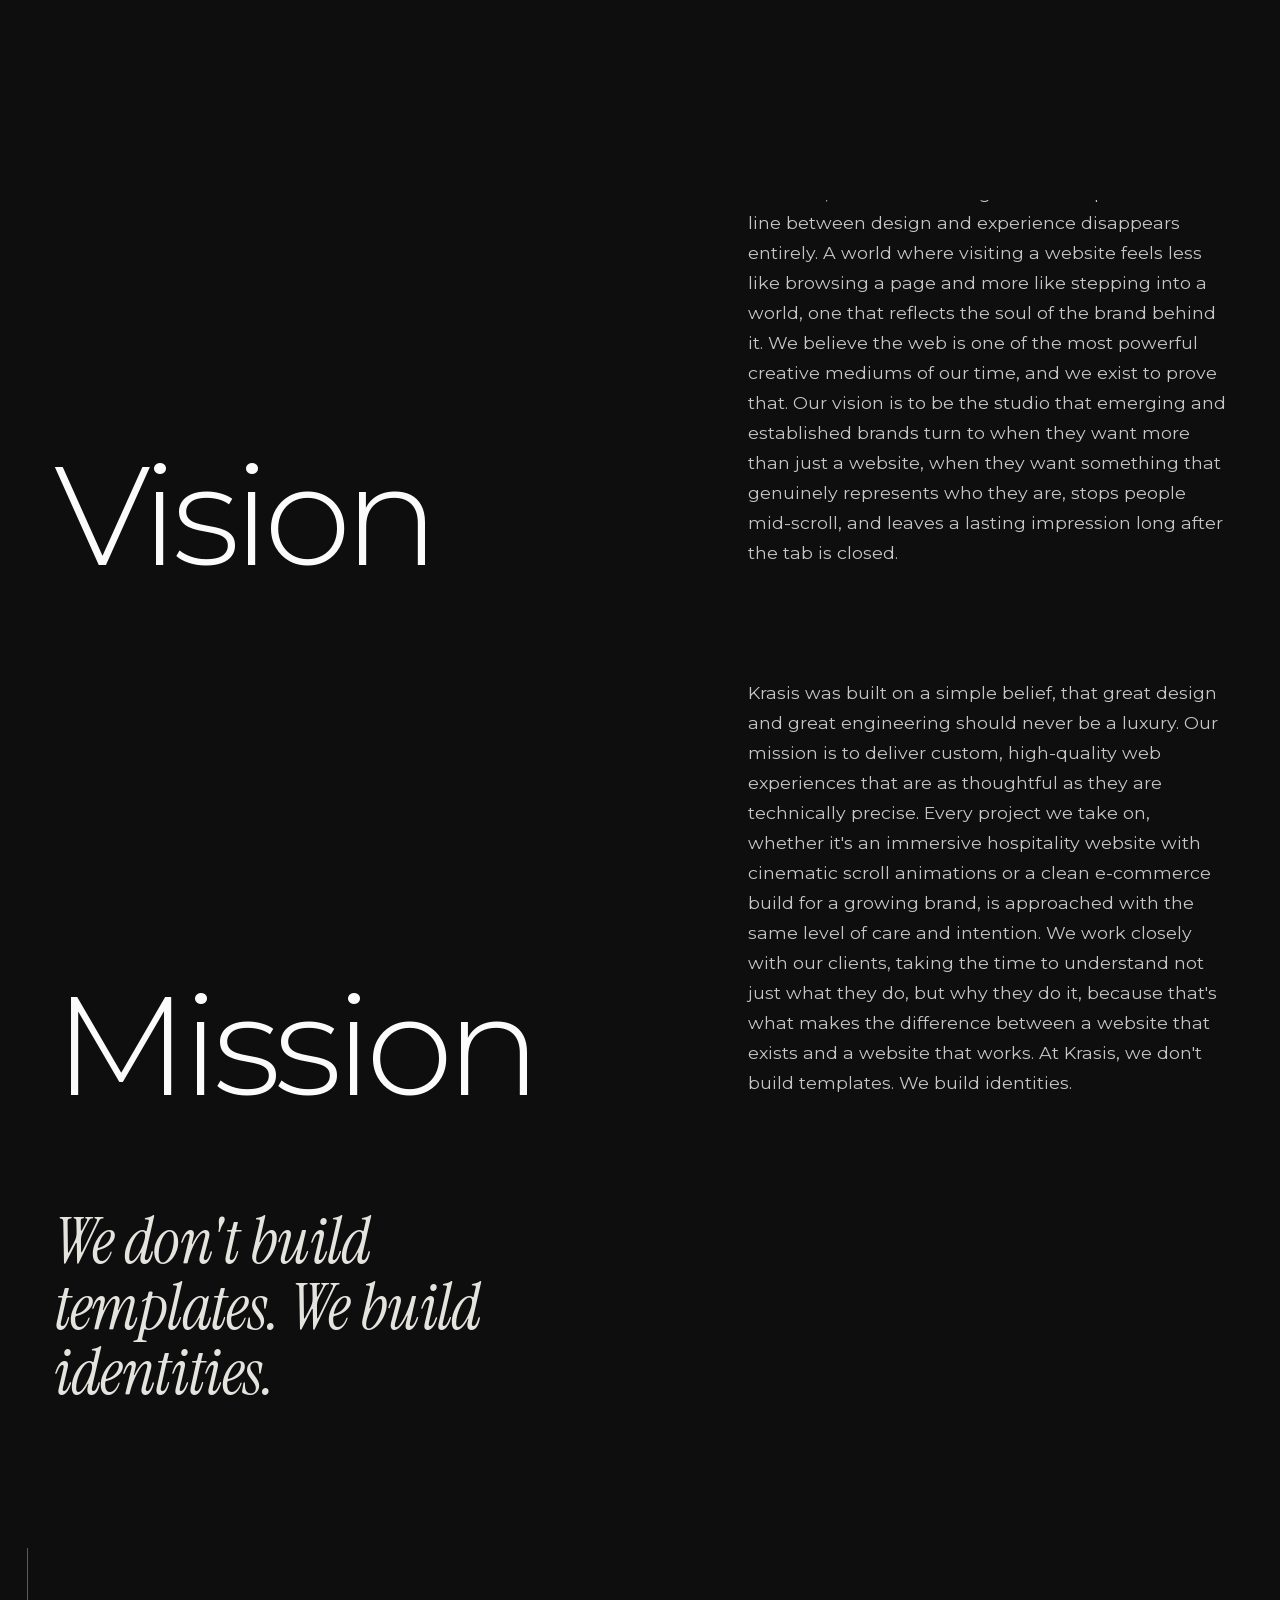
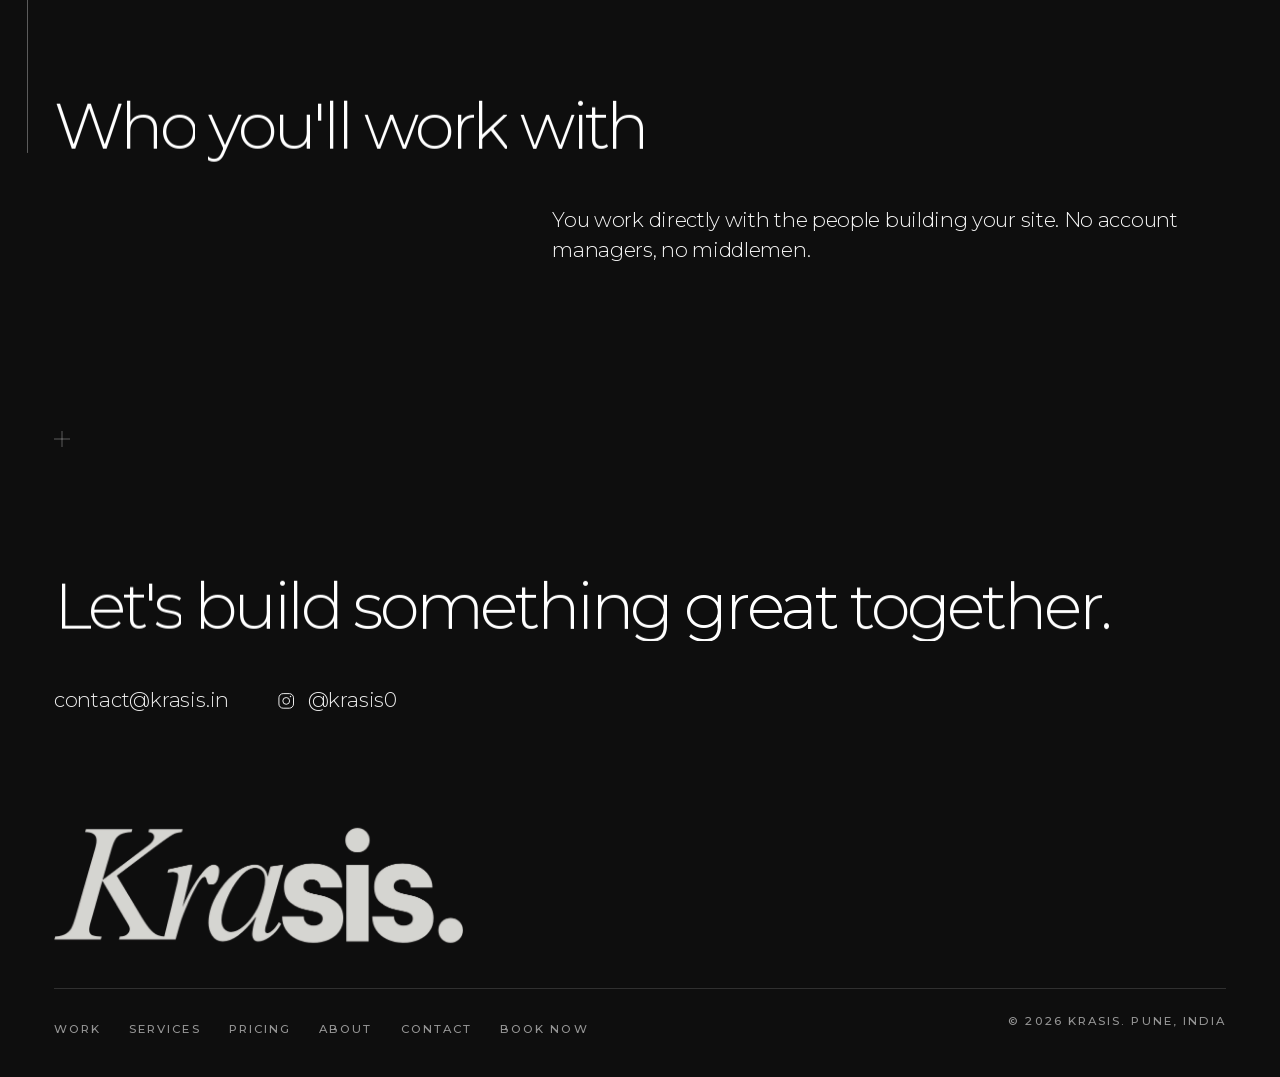
<file: about/index.html>
<!DOCTYPE html>
<!--
  Krasis — studio site shell.
  Open by double-clicking this file. Every view (Home, Work, Services,
  Process, Pricing, About, Contact, 404) is rendered into <main id="view"> by js/router.js.
  No modules, no fetch(): everything is classic deferred scripts so it runs from file://.
-->
<html lang="en">
<head>
  <meta charset="UTF-8">
  <meta name="viewport" content="width=device-width, initial-scale=1, viewport-fit=cover">
  <title>About Krasis | Premium Web Design Studio in Pune</title>
  <meta name="description" content="Krasis is a premium web design and development studio in Pune, India, crafting bespoke, high-performance websites that build trust and drive growth.">
  <meta name="theme-color" content="#0e0e0e">
  <meta name="color-scheme" content="dark">
  <script>document.documentElement.className += " js";</script>
  <link rel="canonical" href="https://krasis.in/about/">
  <link rel="icon" type="image/png" href="../assets/og/favicon.png">
  <link rel="apple-touch-icon" href="../assets/og/favicon.png">

  <!-- Open Graph / Twitter -->
  <meta property="og:type" content="website">
  <meta property="og:site_name" content="Krasis">
  <meta property="og:title" content="About Krasis | Premium Web Design Studio in Pune">
  <meta property="og:description" content="Krasis is a premium web design and development studio in Pune, India, crafting bespoke, high-performance websites that build trust and drive growth.">
  <meta property="og:url" content="https://krasis.in/about/">
  <meta property="og:image" content="https://krasis.in/assets/og/og-card.png">
  <meta name="twitter:card" content="summary_large_image">
  <meta name="twitter:image" content="https://krasis.in/assets/og/og-card.png">

  <!-- Fonts (self-hosted, display weights preloaded) -->
  <link rel="preload" href="../assets/fonts/montserrat-latin-var.woff2" as="font" type="font/woff2" crossorigin>
  <link rel="preload" href="../assets/fonts/instrument-serif-italic.woff2" as="font" type="font/woff2" crossorigin>

  <!-- Styles: tokens → base → layout → components → pages → animations -->
  <link rel="stylesheet" href="../css/tokens.css?v=20">
  <link rel="stylesheet" href="../css/base.css?v=20">
  <link rel="stylesheet" href="../css/layout.css?v=20">
  <link rel="stylesheet" href="../css/components.css?v=20">
  <link rel="stylesheet" href="../css/pages.css?v=20">
  <link rel="stylesheet" href="../css/animations.css?v=20">

  <script type="application/ld+json">
  {
    "@context": "https://schema.org",
    "@graph": [
      {
        "@type": "WebSite",
        "@id": "https://krasis.in/#website",
        "url": "https://krasis.in/",
        "name": "Krasis",
        "alternateName": ["Krasis Studio", "Krasis Web Design"],
        "publisher": { "@id": "https://krasis.in/#studio" }
      },
      {
        "@type": "ProfessionalService",
        "@id": "https://krasis.in/#studio",
        "name": "Krasis",
        "alternateName": "Krasis Studio",
        "description": "Boutique web design and development studio in Pune, India, building custom, cinematic, scroll-driven websites.",
        "url": "https://krasis.in/",
        "email": "contact@krasis.in",
        "image": "https://krasis.in/assets/og/og-card.png",
        "logo": "https://krasis.in/assets/logos/krasis.png",
        "address": { "@type": "PostalAddress", "addressLocality": "Pune", "addressRegion": "Maharashtra", "addressCountry": "IN" },
        "areaServed": "Worldwide",
        "knowsAbout": ["Web design", "Website development", "Scroll animation", "Responsive web design"],
        "sameAs": ["https://www.instagram.com/krasis0"],
        "makesOffer": [
          { "@type": "Offer", "name": "Standard website", "price": "20000", "priceCurrency": "INR" },
          { "@type": "Offer", "name": "Premium website", "price": "25000", "priceCurrency": "INR" }
        ]
      }
    ]
  }
  </script>
</head>
<body class="is-loading">
  <a class="skip-link" href="#view" data-skip>Skip to content</a>

  <noscript>
    <div class="noscript">
      <img src="../assets/logos/krasis.png" alt="Krasis" width="240" height="67">
      <p>This site is built around motion and needs JavaScript to run. Turn it on and reload, or reach us directly at
        <a href="mailto:contact@krasis.in">contact@krasis.in</a> or on Instagram
        <a href="https://www.instagram.com/krasis0">@krasis0</a>. Krasis, Pune, India.</p>
    </div>
  </noscript>

  <!-- Preloader (first visit only, see js/preloader.js) -->
  <div class="preloader" id="preloader" aria-hidden="true">
    <div class="preloader__line"><span></span><span></span></div>
    <div class="preloader__logo"><img src="../assets/logos/krasis.png" alt="" width="840" height="235"></div>
    <div class="preloader__count label">(<span data-count-out>000</span>/100)</div>
    <button class="preloader__skip label" type="button" tabindex="-1">Skip</button>
  </div>

  <!-- Navigation bar (mix-blend difference) -->
  <header class="nav" id="nav">
    <a class="nav__logo" href="/" data-route="" aria-label="Krasis, home">
      <img src="../assets/logos/krasis.png" alt="Krasis" width="840" height="235">
    </a>
    <div class="nav__right">
      <a class="nav__cta link-draw" href="/book/">Book now</a>
      <button class="nav__menu" type="button" aria-expanded="false" aria-controls="menu">
        <span class="nav__menu-label">Menu</span>
        <span class="nav__menu-icon" aria-hidden="true"><i></i><i></i></span>
      </button>
    </div>
  </header>

  <!-- Full-screen menu overlay -->
  <div class="menu" id="menu" role="dialog" aria-modal="true" aria-label="Site menu" hidden>
    <nav class="menu__nav" aria-label="Primary">
      <ul class="menu__list"></ul>
    </nav>
    <div class="menu__foot label">
      <button type="button" class="menu__copy" data-copy="contact@krasis.in">contact@krasis.in</button>
      <a href="https://www.instagram.com/krasis0" target="_blank" rel="noopener">Instagram krasis0</a>
      <span>Pune, India</span>
    </div>
  </div>

  <!-- Route content -->
  <main id="view" class="view" tabindex="-1">
    <!-- SEO:START (generated by tools/build-pages.js; replaced by the live view once JavaScript runs) -->
    <div class="seo-text"><nav aria-label="Site pages"><ul><li><a href="/">Home</a></li><li><a href="/work/">Work</a></li><li><a href="/services/">Services</a></li><li><a href="/process/">Process</a></li><li><a href="/pricing/">Pricing</a></li><li><a href="/about/">About</a></li><li><a href="/contact/">Contact</a></li><li><a href="/book/">Book now</a></li></ul></nav><h1>About</h1><h2>Overview</h2><p>Krasis is a premium web design and development studio dedicated to creating sophisticated, high-performance websites that elevate businesses and strengthen their digital presence. We combine modern aesthetics with strategic functionality to deliver websites that are visually refined, responsive across all devices, and designed to inspire trust and drive growth. Every project is crafted with precision, attention to detail, and a commitment to excellence, ensuring that each client receives a bespoke digital experience that reflects the quality and ambition of their brand. At Krasis, we believe a website is more than an online presence. It's the foundation of a business's digital identity.</p><h2>Our Mission</h2><p>At Krasis, our objective is to empower businesses with exceptional digital experiences through the creation of modern, luxurious, and high-performing websites. We strive to combine timeless design with innovative technology to help brands establish credibility, engage their audience, and achieve sustainable growth. Our commitment is to deliver tailored solutions that not only reflect each client's unique identity but also create a lasting impact in an increasingly competitive digital landscape.</p><h2>Vision</h2><p>At Krasis, we envision a digital landscape where the line between design and experience disappears entirely. A world where visiting a website feels less like browsing a page and more like stepping into a world, one that reflects the soul of the brand behind it. We believe the web is one of the most powerful creative mediums of our time, and we exist to prove that. Our vision is to be the studio that emerging and established brands turn to when they want more than just a website, when they want something that genuinely represents who they are, stops people mid-scroll, and leaves a lasting impression long after the tab is closed.</p><h2>Who you'll work with</h2><p>You work directly with the people building your site. No account managers, no middlemen.</p></div>
    <!-- SEO:END -->
  </main>

  <!-- Page transition panel -->
  <div class="transition" id="transition" aria-hidden="true">
    <img src="../assets/logos/krasis.png" alt="" width="840" height="235">
  </div>

  <!-- Custom cursor (fine pointer only) -->
  <div class="cursor" id="cursor" aria-hidden="true"><span class="cursor__label"></span></div>

  <!-- Toast -->
  <div class="toast label" id="toast" role="status" aria-live="polite"></div>

  <!--
    Script order (all classic + deferred, executed in this order):
    1. Vendor: GSAP core, ScrollTrigger, CustomEase, Lenis
    2. Config + data: config.js, data/seo.js, data/copy.js, data/projects.js
    3. Core helpers: utils.js (namespace, split text, reveals), ui.js (shared markup)
    4. Global systems: smooth-scroll, cursor, nav, preloader, squares, grid-lines, form
    5. Home sections: hero.js + sections/*
    6. Views: pages/*
    7. Router, then main.js (boot)
  -->
  <script defer src="../assets/vendor/gsap.min.js"></script>
  <script defer src="../assets/vendor/ScrollTrigger.min.js"></script>
  <script defer src="../assets/vendor/CustomEase.min.js"></script>
  <script defer src="../assets/vendor/lenis.min.js"></script>

  <script defer src="../js/config.js?v=20"></script>
  <script defer src="../js/data/seo.js?v=20"></script>
  <script defer src="../js/data/copy.js?v=20"></script>
  <script defer src="../js/data/projects.js?v=20"></script>

  <script defer src="../js/utils.js?v=20"></script>
  <script defer src="../js/reveal.js?v=20"></script>
  <script defer src="../js/ui.js?v=20"></script>

  <script defer src="../js/smooth-scroll.js?v=20"></script>
  <script defer src="../js/cursor.js?v=20"></script>
  <script defer src="../js/nav.js?v=20"></script>
  <script defer src="../js/preloader.js?v=20"></script>
  <script defer src="../js/squares.js?v=20"></script>
  <script defer src="../js/grid-lines.js?v=20"></script>
  <script defer src="../js/form.js?v=20"></script>

  <script defer src="../js/hero.js?v=20"></script>
  <script defer src="../js/sections/problem.js?v=20"></script>
  <script defer src="../js/sections/intro.js?v=20"></script>
  <script defer src="../js/sections/vision.js?v=21"></script>
  <script defer src="../js/sections/work.js?v=20"></script>
  <script defer src="../js/sections/process.js?v=20"></script>
  <script defer src="../js/sections/included.js?v=20"></script>
  <script defer src="../js/sections/pricing.js?v=20"></script>
  <script defer src="../js/sections/why.js?v=20"></script>
  <script defer src="../js/sections/cta.js?v=20"></script>

  <script defer src="../js/pages/home.js?v=20"></script>
  <script defer src="../js/pages/work.js?v=20"></script>
  <script defer src="../js/pages/services.js?v=20"></script>
  <script defer src="../js/pages/process.js?v=20"></script>
  <script defer src="../js/pages/pricing.js?v=20"></script>
  <script defer src="../js/pages/about.js?v=20"></script>
  <script defer src="../js/pages/contact.js?v=20"></script>
  <script defer src="../js/pages/notfound.js?v=20"></script>

  <script defer src="../js/router.js?v=20"></script>
  <script defer src="../js/main.js?v=20"></script>
</body>
</html>
</file>
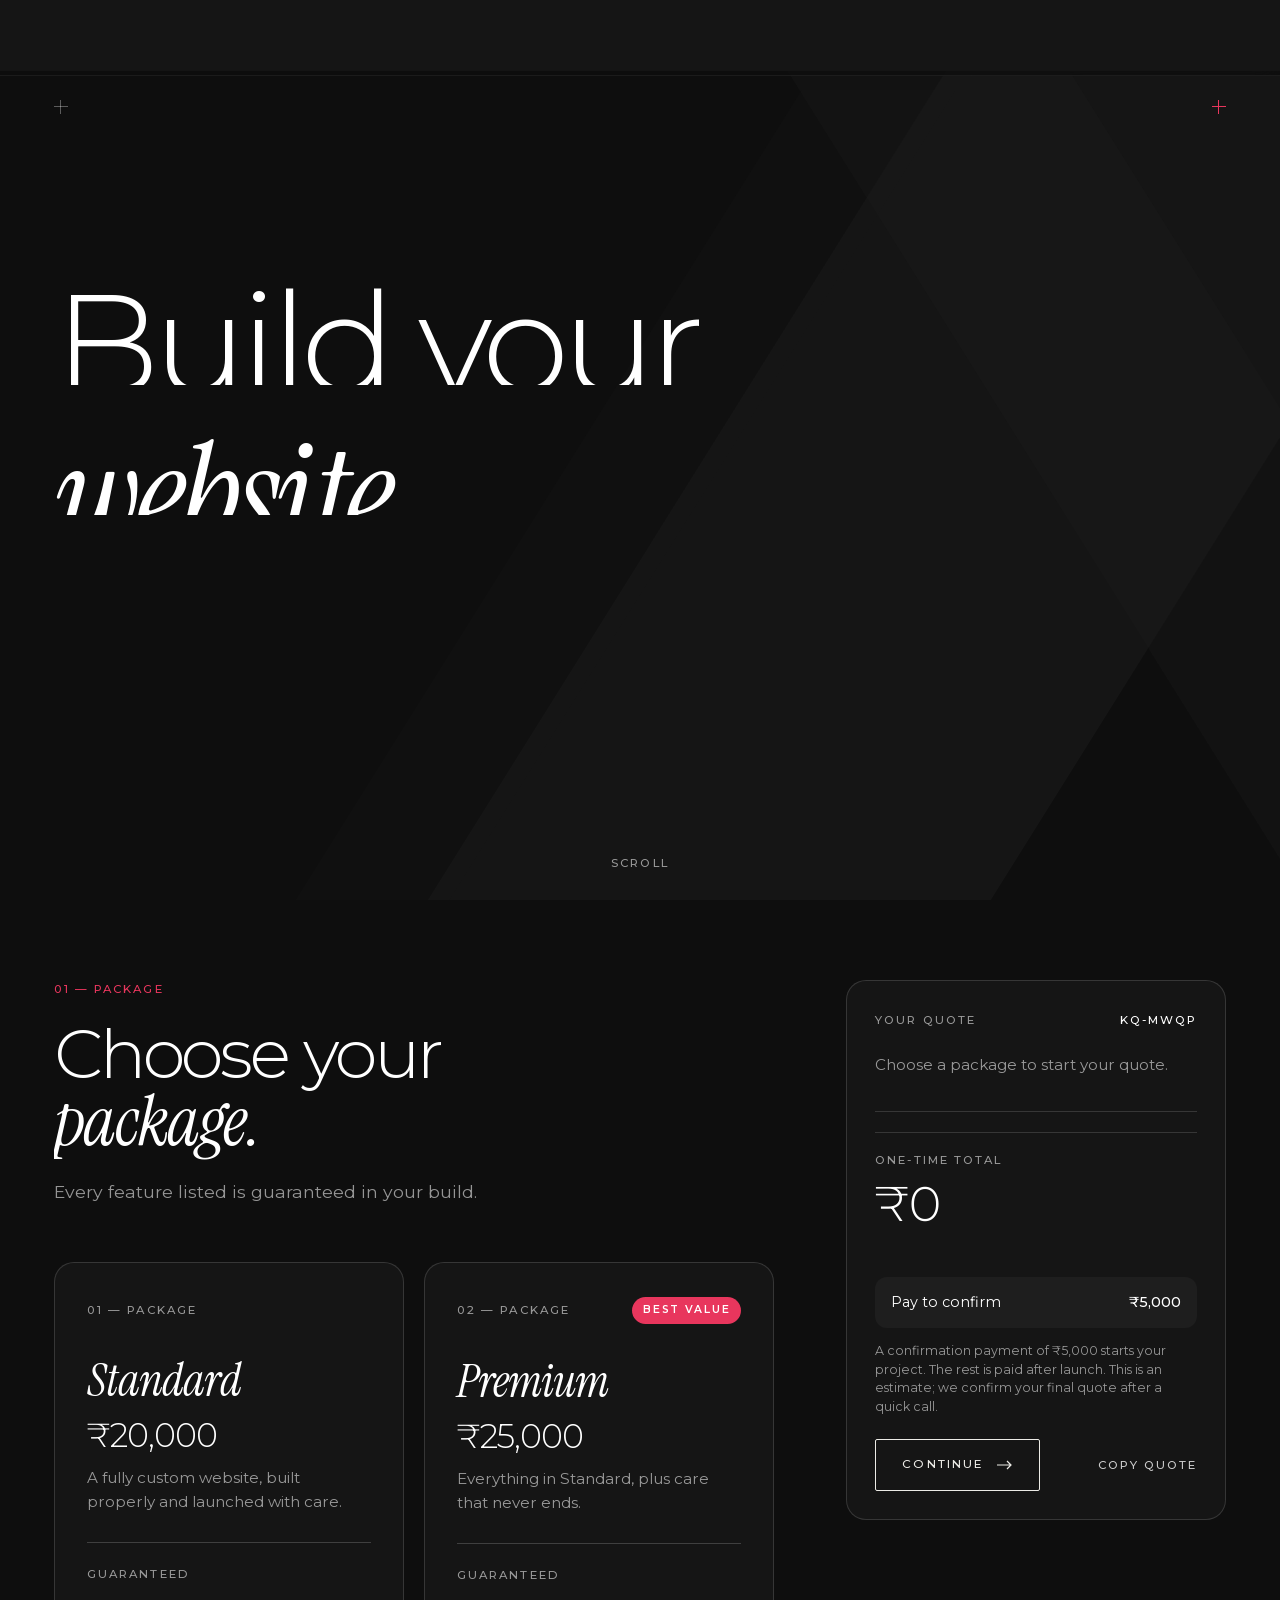
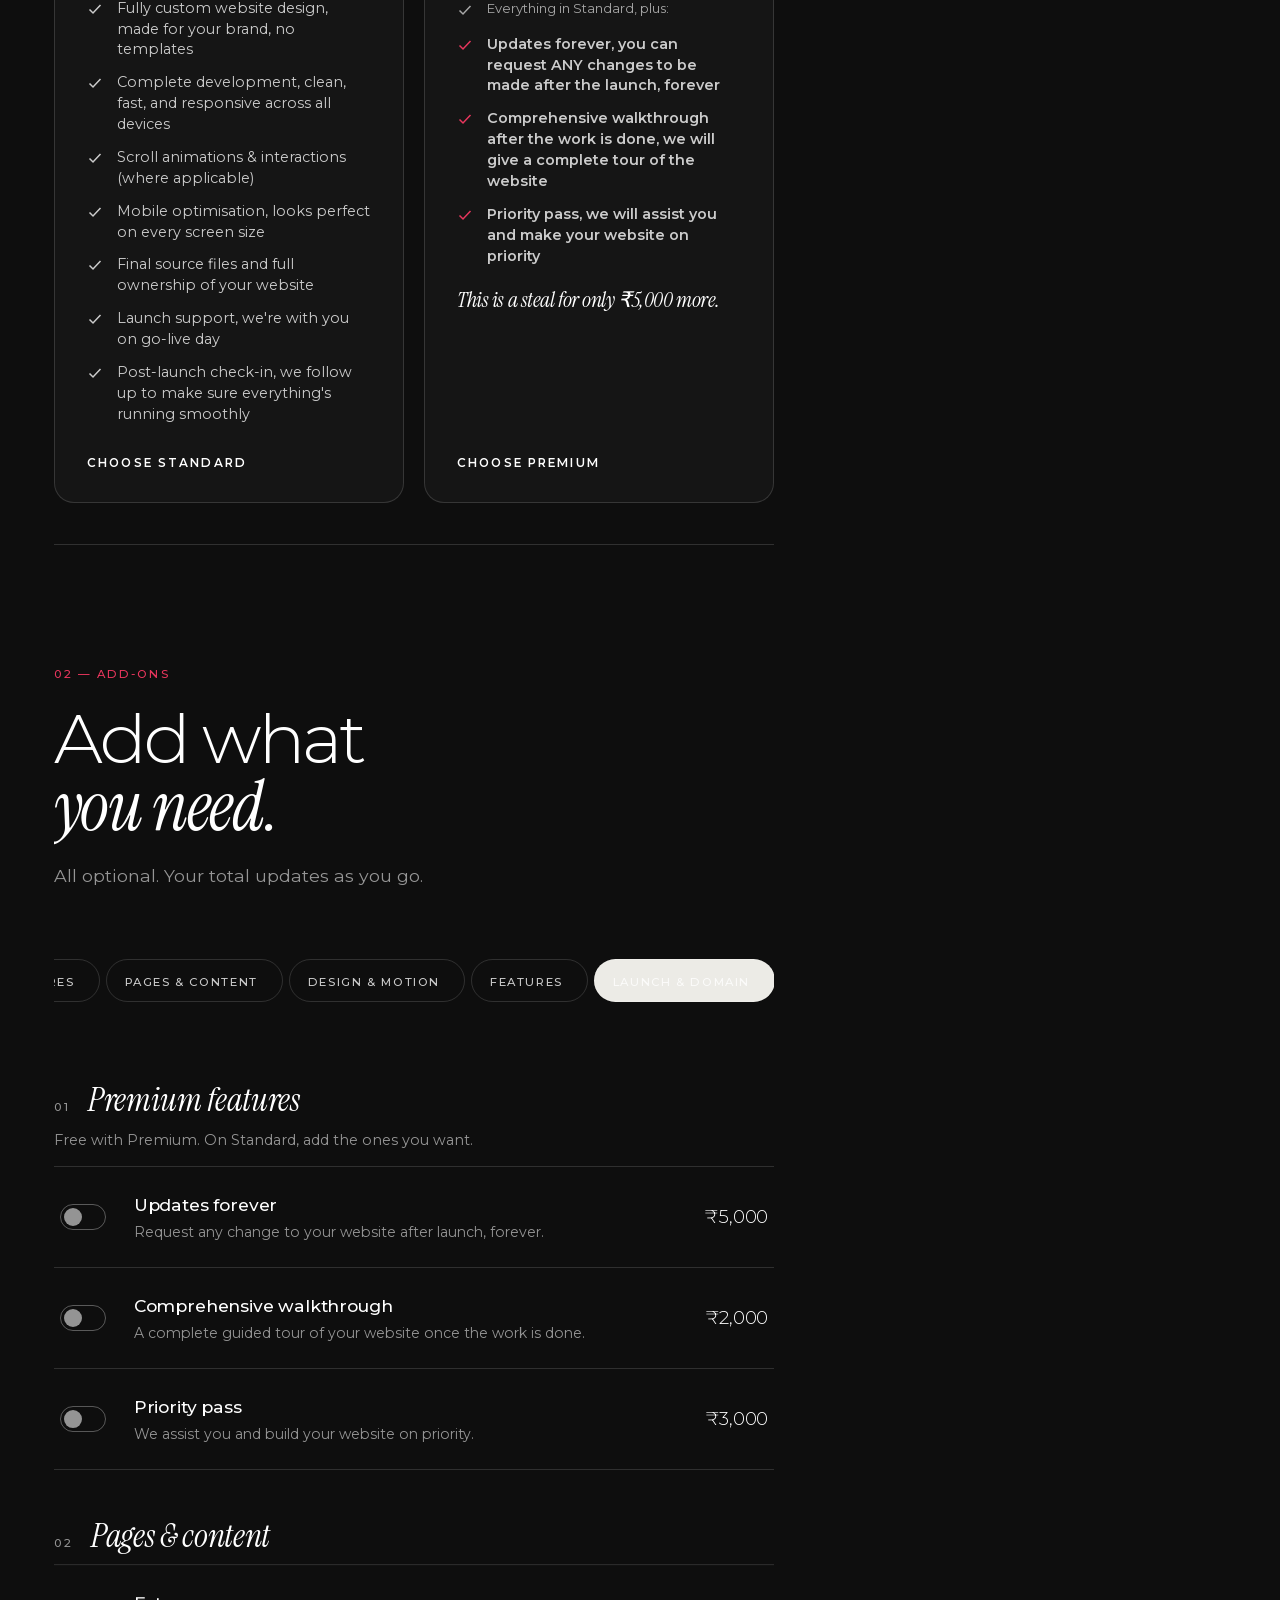
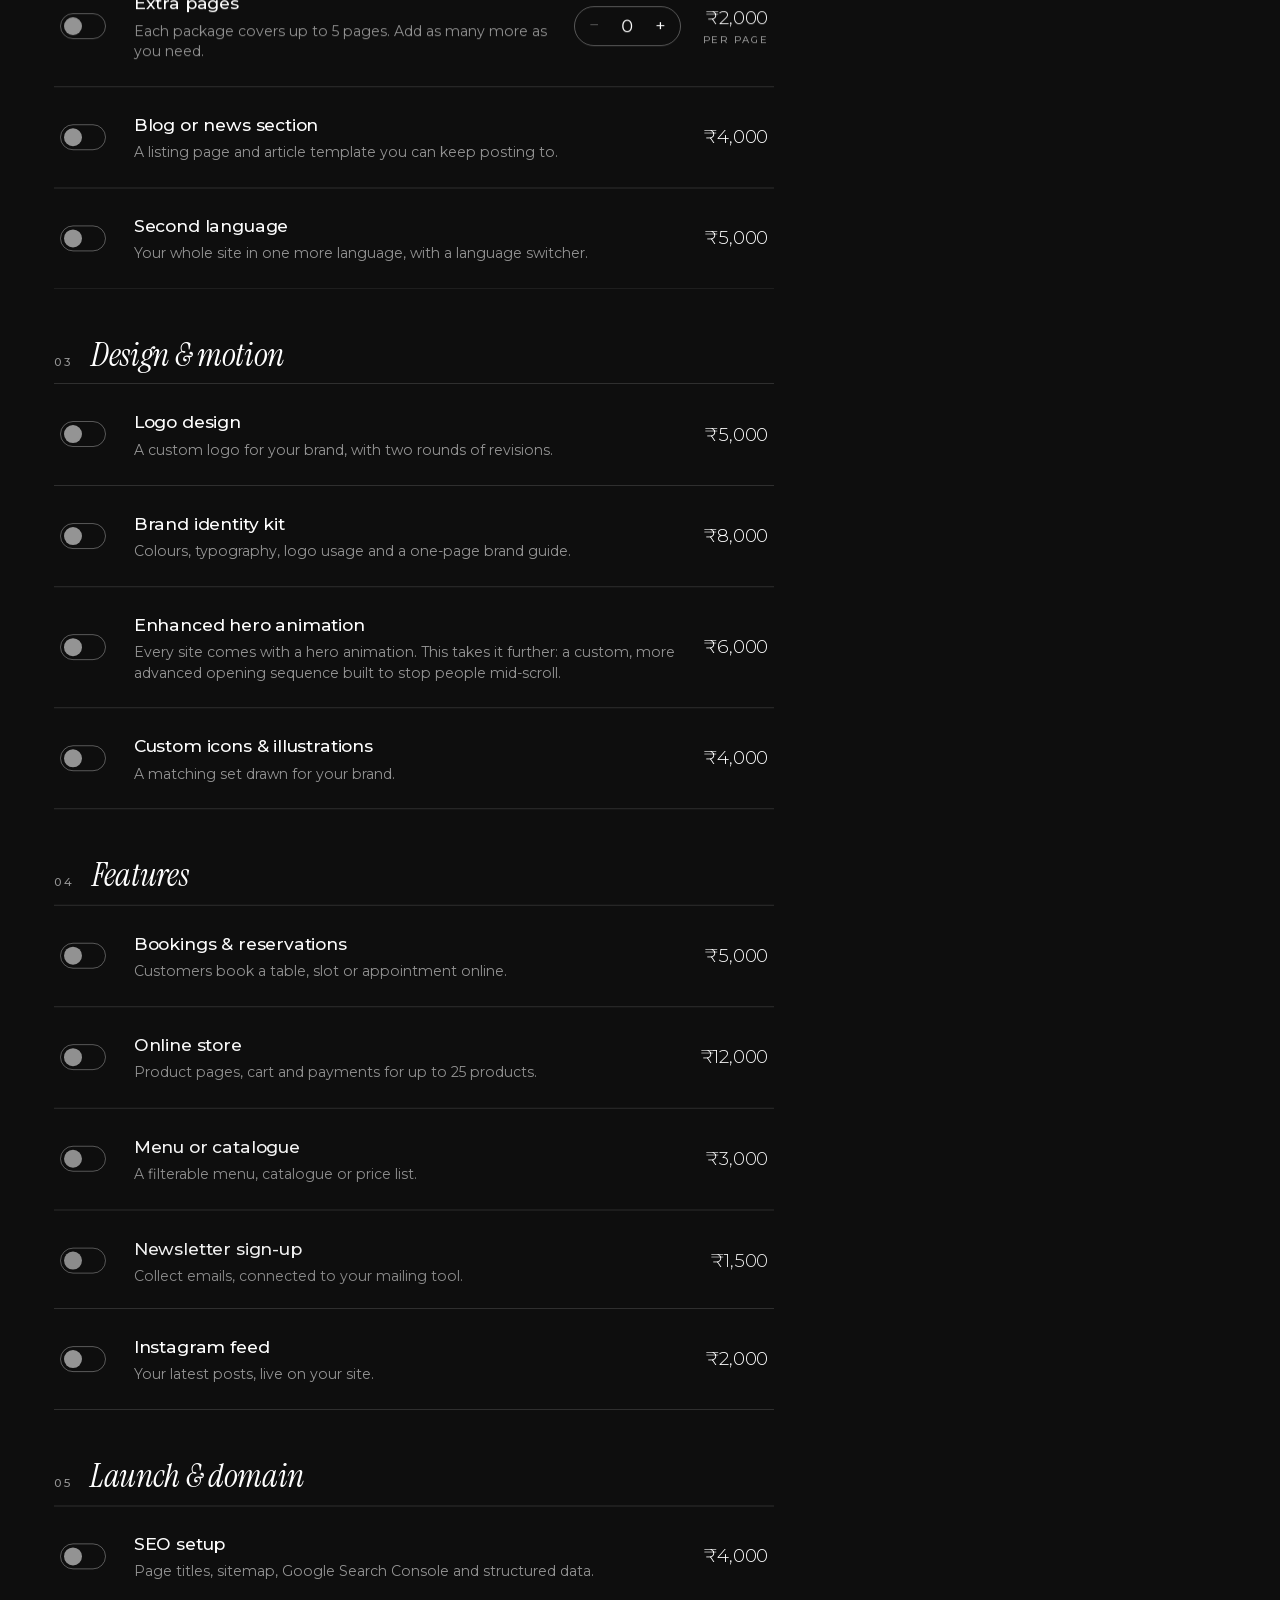
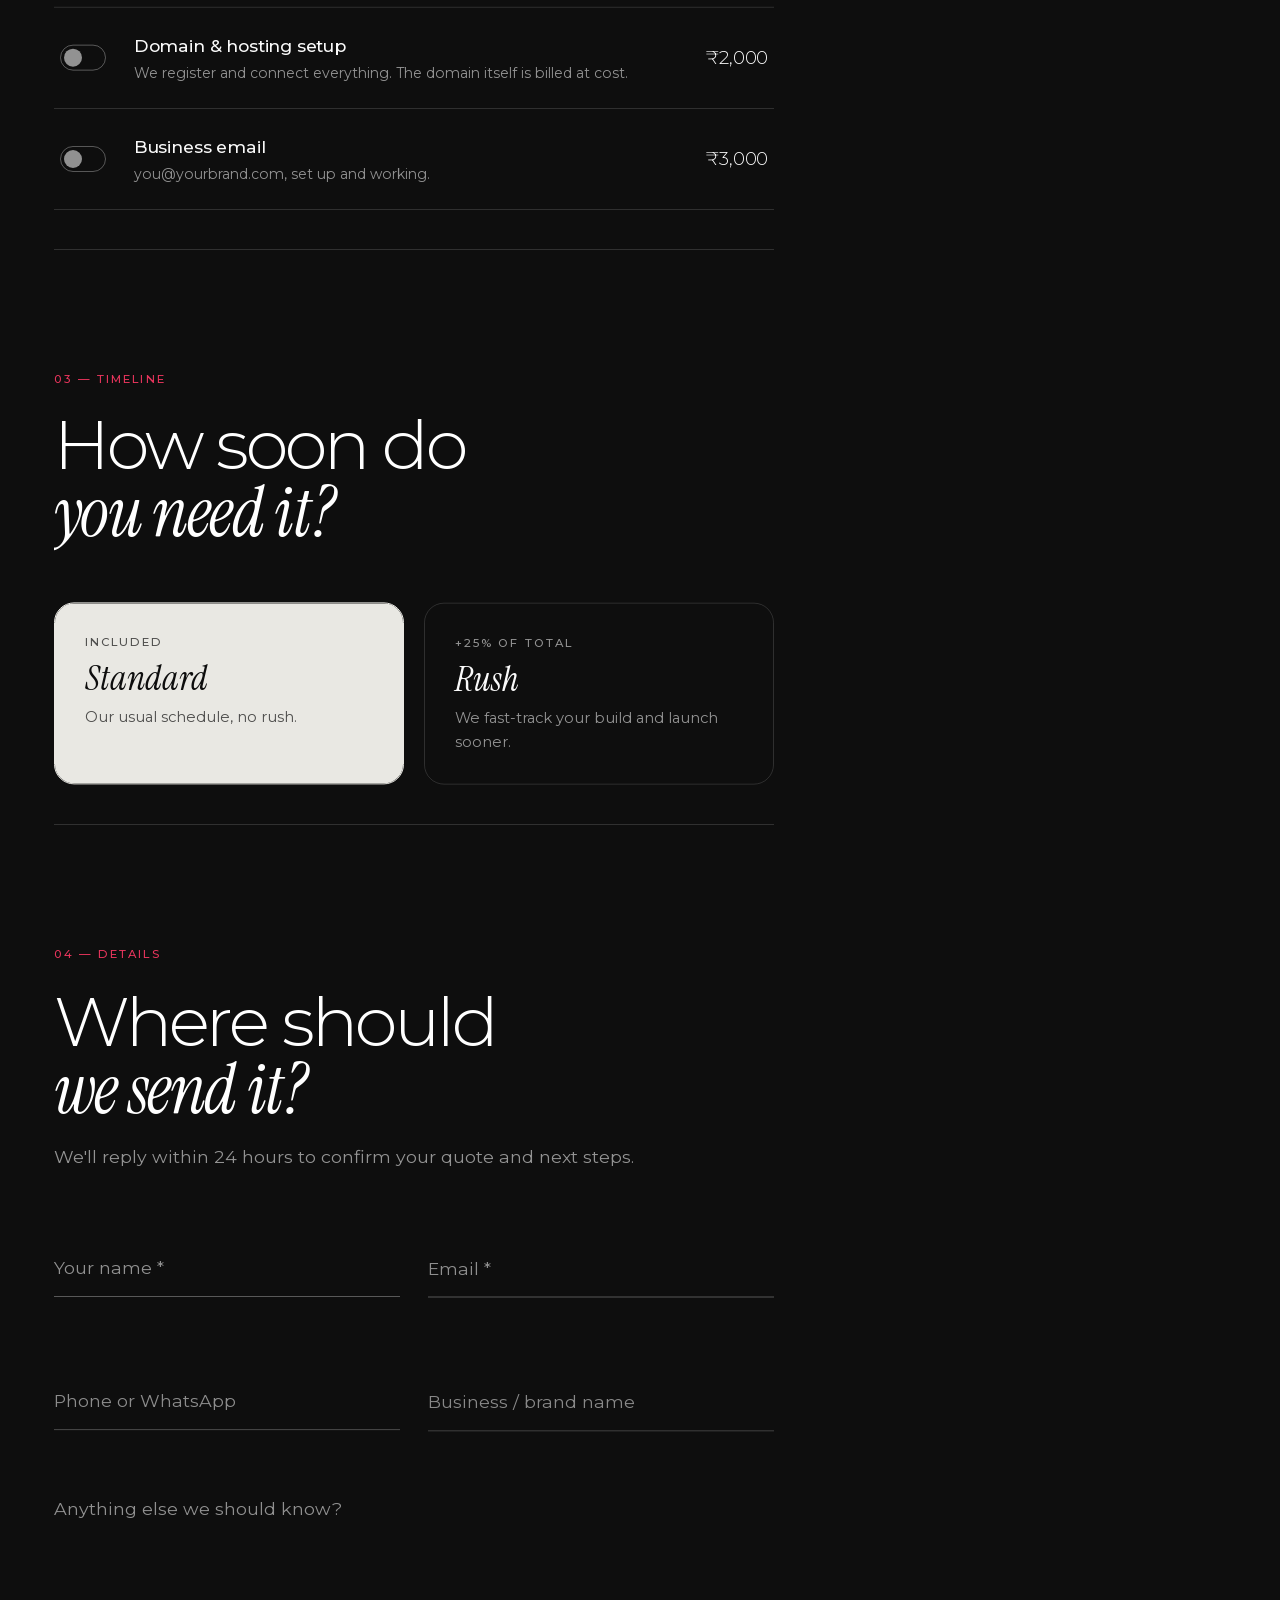
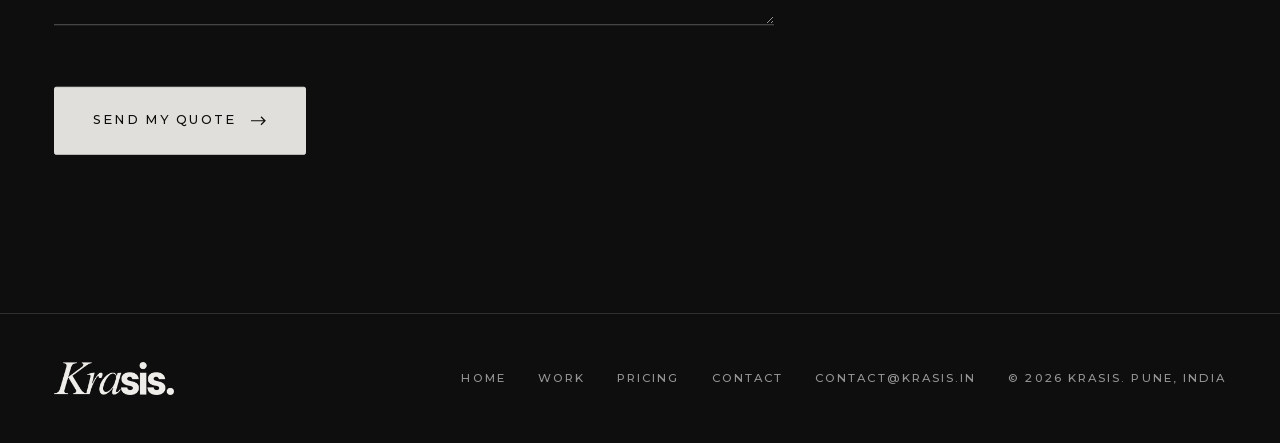
<file: book/index.html>
<!doctype html>
<html lang="en" class="no-js">
<head>
  <meta charset="utf-8">
  <meta name="viewport" content="width=device-width, initial-scale=1, viewport-fit=cover">
  <title>Book Your Website | Krasis, Web Design Studio in Pune</title>
  <meta name="description" content="Book your Krasis website: choose a package, add the extras you need and watch your price update live. Send your quote and we'll confirm within 24 hours.">
  <link rel="canonical" href="https://krasis.in/book/">
  <meta name="theme-color" content="#0e0e0e">
  <link rel="icon" type="image/png" href="/assets/og/favicon.png">
  <meta property="og:type" content="website">
  <meta property="og:title" content="Book Your Website | Krasis">
  <meta property="og:url" content="https://krasis.in/book/">
  <meta property="og:description" content="Choose a package, add what you need and watch your price update live.">
  <meta property="og:image" content="https://krasis.in/assets/og/og-card.png">
  <link rel="preload" href="/assets/fonts/montserrat-latin-var.woff2" as="font" type="font/woff2" crossorigin>
  <link rel="preload" href="/assets/fonts/instrument-serif-italic.woff2" as="font" type="font/woff2" crossorigin>
  <link rel="stylesheet" href="/css/book.css?v=2">
  <script>document.documentElement.className = "js";</script>
</head>
<body>
  <a class="skip" href="#step-1">Skip to the quote builder</a>

  <div class="curtain" aria-hidden="true"><img class="curtain__logo" src="/assets/logos/krasis.png" alt="" width="840" height="235"></div>

  <header class="hdr">
    <a class="hdr__logo" href="/" aria-label="Krasis home"><img src="/assets/logos/krasis.png" alt="Krasis" width="840" height="235"></a>
    <nav class="hdr__mid label" aria-label="Site"><a class="link-draw" href="/work/">Work</a><a class="link-draw" href="/pricing/">Pricing</a><a class="link-draw" href="/contact/">Contact</a></nav>
    <div class="hdr__prog">
      <button class="hdr__reset label" type="button" id="resetBtn" aria-label="Reset your quote"><svg viewBox="0 0 16 16" aria-hidden="true"><path d="M2.5 8a5.5 5.5 0 1 0 1.7-4M2.5 2.5v3.5H6" fill="none" stroke="currentColor" stroke-width="1.3"/></svg><span class="hdr__reset-txt">Reset</span></button>
      <span class="label hdr__step" id="stepNum">00 / 04</span>
      <span class="hdr__bar" aria-hidden="true"><i id="progBar"></i></span>
    </div>
  </header>

  <main>
    <section class="hero">
      <div class="bands" aria-hidden="true"><span class="band band--a"></span><span class="band band--b"></span><span class="band band--c"></span></div>
      <span class="plus plus--tl" aria-hidden="true"></span><span class="plus plus--tr plus--accent" aria-hidden="true"></span>
      <div class="container hero__inner">
        <p class="label hero__eyebrow" data-hero><span class="dot"></span>Krasis — Book now</p>
        <h1 class="hero__title">
          <span class="line"><span>Build your</span></span>
          <span class="line serif"><span>website.</span></span>
        </h1>
        <p class="hero__lead" data-hero>Choose a package, add exactly what you need and watch your price update live. Everything in your package is guaranteed. No hidden fees.</p>
        <div class="hero__row" data-hero>
          <a class="btn btn--lg" href="#step-1" data-scroll><span>Start building</span><svg class="btn__arrow" viewBox="0 0 16 10" aria-hidden="true"><path d="M0 5h14M10 1l4 4-4 4" fill="none" stroke="currentColor" stroke-width="1.2"/></svg><span class="btn__dot"></span></a>
          <dl class="hero__stats">
            <div><dt class="label">Packages</dt><dd id="statPkgs">02</dd></div>
            <div><dt class="label">Add-ons</dt><dd id="statAddons">00</dd></div>
            <div><dt class="label">Hidden fees</dt><dd>00</dd></div>
          </dl>
        </div>
      </div>
      <span class="hero__scroll label" aria-hidden="true">Scroll</span>
    </section>

    <div class="container layout">
      <form class="steps" id="quote" novalidate>
        <section class="step" id="step-1" data-step="1" aria-labelledby="t1">
          <header class="step__head">
            <span class="label step__n">01 — Package</span>
            <h2 class="step__title" id="t1"><span class="line"><span>Choose your</span></span><span class="line serif"><span>package.</span></span></h2>
            <p class="step__lead">Every feature listed is guaranteed in your build.</p>
          </header>
          <div class="pkgs" id="packages" role="radiogroup" aria-label="Packages"></div>
        </section>

        <section class="step" id="step-2" data-step="2" aria-labelledby="t2">
          <header class="step__head">
            <span class="label step__n">02 — Add-ons</span>
            <h2 class="step__title" id="t2"><span class="line"><span>Add what</span></span><span class="line serif"><span>you need.</span></span></h2>
            <p class="step__lead">All optional. Your total updates as you go.</p>
          </header>
          <nav class="cats" id="cats" aria-label="Add-on categories"><span class="cats__ind" aria-hidden="true"></span></nav>
          <div id="catBlocks"></div>
        </section>

        <section class="step" id="step-3" data-step="3" aria-labelledby="t3">
          <header class="step__head">
            <span class="label step__n">03 — Timeline</span>
            <h2 class="step__title" id="t3"><span class="line"><span>How soon do</span></span><span class="line serif"><span>you need it?</span></span></h2>
          </header>
          <div class="times" id="timelines" role="radiogroup" aria-label="Timeline"></div>
        </section>

        <section class="step" id="step-4" data-step="4" aria-labelledby="t4">
          <header class="step__head">
            <span class="label step__n">04 — Details</span>
            <h2 class="step__title" id="t4"><span class="line"><span>Where should</span></span><span class="line serif"><span>we send it?</span></span></h2>
            <p class="step__lead">We'll reply within 24 hours to confirm your quote and next steps.</p>
          </header>
          <div class="fields">
            <div class="field"><input id="f-name" name="name" type="text" autocomplete="name" placeholder=" " required><label for="f-name">Your name *</label><span class="field__err" aria-live="polite"></span></div>
            <div class="field"><input id="f-email" name="email" type="email" autocomplete="email" placeholder=" " required><label for="f-email">Email *</label><span class="field__err" aria-live="polite"></span></div>
            <div class="field"><input id="f-phone" name="phone" type="tel" autocomplete="tel" placeholder=" "><label for="f-phone">Phone or WhatsApp</label></div>
            <div class="field"><input id="f-brand" name="brand" type="text" autocomplete="organization" placeholder=" "><label for="f-brand">Business / brand name</label></div>
            <div class="field field--full"><textarea id="f-notes" name="notes" rows="4" placeholder=" "></textarea><label for="f-notes">Anything else we should know?</label></div>
            <div class="hp" aria-hidden="true"><label for="f-website">Website</label><input id="f-website" name="website" type="text" tabindex="-1" autocomplete="off"></div>
          </div>
          <div class="submit-row">
            <button class="btn btn--lg btn--solid" type="submit" id="submitBtn"><span class="btn__label">Send my quote</span><svg class="btn__arrow" viewBox="0 0 16 10" aria-hidden="true"><path d="M0 5h14M10 1l4 4-4 4" fill="none" stroke="currentColor" stroke-width="1.2"/></svg><span class="btn__dot"></span></button>
            <p class="form-status" id="formStatus" role="status" aria-live="polite"></p>
          </div>
        </section>
      </form>

      <aside class="summary" id="summary" aria-label="Your quote">
        <div class="summary__inner">
          <div class="summary__head">
            <span class="label">Your quote</span>
            <span class="label summary__ref" id="ref"></span>
            <button class="summary__close" type="button" id="sheetClose" aria-label="Close quote">×</button>
          </div>
          <div class="summary__pkg" id="sPkg"></div>
          <ul class="summary__list" id="sList"></ul>
          <div class="summary__rule"></div>
          <div class="summary__total">
            <span class="label">One-time total</span>
            <div class="odo odo--xl" id="total" aria-live="polite"></div>
          </div>
          <div class="summary__monthly" id="sMonthly"></div>
          <div class="summary__deposit"><span>Pay to confirm</span><strong id="sDeposit"></strong></div>
          <p class="summary__fine" id="sFine"></p>
          <div class="summary__actions">
            <a class="btn summary__cta" href="#step-4" data-scroll><span>Continue</span><svg class="btn__arrow" viewBox="0 0 16 10" aria-hidden="true"><path d="M0 5h14M10 1l4 4-4 4" fill="none" stroke="currentColor" stroke-width="1.2"/></svg><span class="btn__dot"></span></a>
            <button class="link-draw summary__copy label" type="button" id="copyBtn">Copy quote</button>
          </div>
        </div>
      </aside>
    </div>

    <footer class="foot container">
      <a class="foot__logo" href="/" aria-label="Krasis home"><img class="foot__mark" src="/assets/logos/krasis.png" alt="Krasis" width="840" height="235" loading="lazy"></a>
      <div class="foot__row label">
        <a class="link-draw" href="/">Home</a>
        <a class="link-draw" href="/work/">Work</a>
        <a class="link-draw" href="/pricing/">Pricing</a>
        <a class="link-draw" href="/contact/">Contact</a>
        <a class="link-draw" id="footMail" href="mailto:contact@krasis.in">contact@krasis.in</a>
        <span>© 2026 Krasis. Pune, India</span>
      </div>
    </footer>
  </main>

  <div class="mbar" id="mbar">
    <div class="mbar__total"><span class="label">Total</span><div class="odo" id="mTotal"></div></div>
    <button class="btn btn--solid mbar__btn" type="button" id="sheetOpen"><span>View quote</span></button>
  </div>
  <div class="scrim" id="scrim"></div>

  <div class="done" id="done" hidden tabindex="-1" role="dialog" aria-labelledby="doneTitle">
    <div class="done__panel"></div>
    <div class="done__inner container">
      <p class="label done__ref" id="doneRef"></p>
      <h2 class="done__title" id="doneTitle"><span class="line"><span>Quote</span></span><span class="line serif"><span>sent.</span></span></h2>
      <p class="done__lead" id="doneLead"></p>
      <div class="done__row">
        <a class="btn btn--lg" href="/"><span>Back to krasis.in</span><svg class="btn__arrow" viewBox="0 0 16 10" aria-hidden="true"><path d="M0 5h14M10 1l4 4-4 4" fill="none" stroke="currentColor" stroke-width="1.2"/></svg><span class="btn__dot"></span></a>
        <button class="link-draw label" type="button" id="againBtn">Start a new quote</button>
      </div>
    </div>
  </div>

  <div class="upsell" id="upsell" hidden>
    <div class="upsell__panel" role="dialog" aria-modal="true" aria-labelledby="upsellTitle" aria-describedby="upsellBody">
      <span class="plus plus--accent upsell__plus" aria-hidden="true"></span>
      <p class="label upsell__eyebrow"><span class="dot"></span>A better deal</p>
      <h2 class="upsell__title" id="upsellTitle"><span class="line"><span>Switch to Premium,</span></span><span class="line serif"><span id="upsellSave">save ₹5,000.</span></span></h2>
      <p class="upsell__body" id="upsellBody"></p>
      <div class="upsell__row">
        <button class="btn btn--lg btn--solid" type="button" id="upsellSwitch"><span id="upsellSwitchLabel">Switch to Premium</span><svg class="btn__arrow" viewBox="0 0 16 10" aria-hidden="true"><path d="M0 5h14M10 1l4 4-4 4" fill="none" stroke="currentColor" stroke-width="1.2"/></svg><span class="btn__dot"></span></button>
        <button class="link-draw label upsell__keep" type="button" id="upsellKeep">Keep Standard</button>
      </div>
    </div>
  </div>

  <div class="toast" id="toast" role="status" aria-live="polite"></div>

  <script defer src="/assets/vendor/gsap.min.js"></script>
  <script defer src="/assets/vendor/ScrollTrigger.min.js"></script>
  <script defer src="/assets/vendor/CustomEase.min.js"></script>
  <script defer src="/assets/vendor/lenis.min.js"></script>
  <script defer src="/js/book/data.js?v=2"></script>
  <script defer src="/js/book/app.js?v=2"></script>
</body>
</html>
</file>
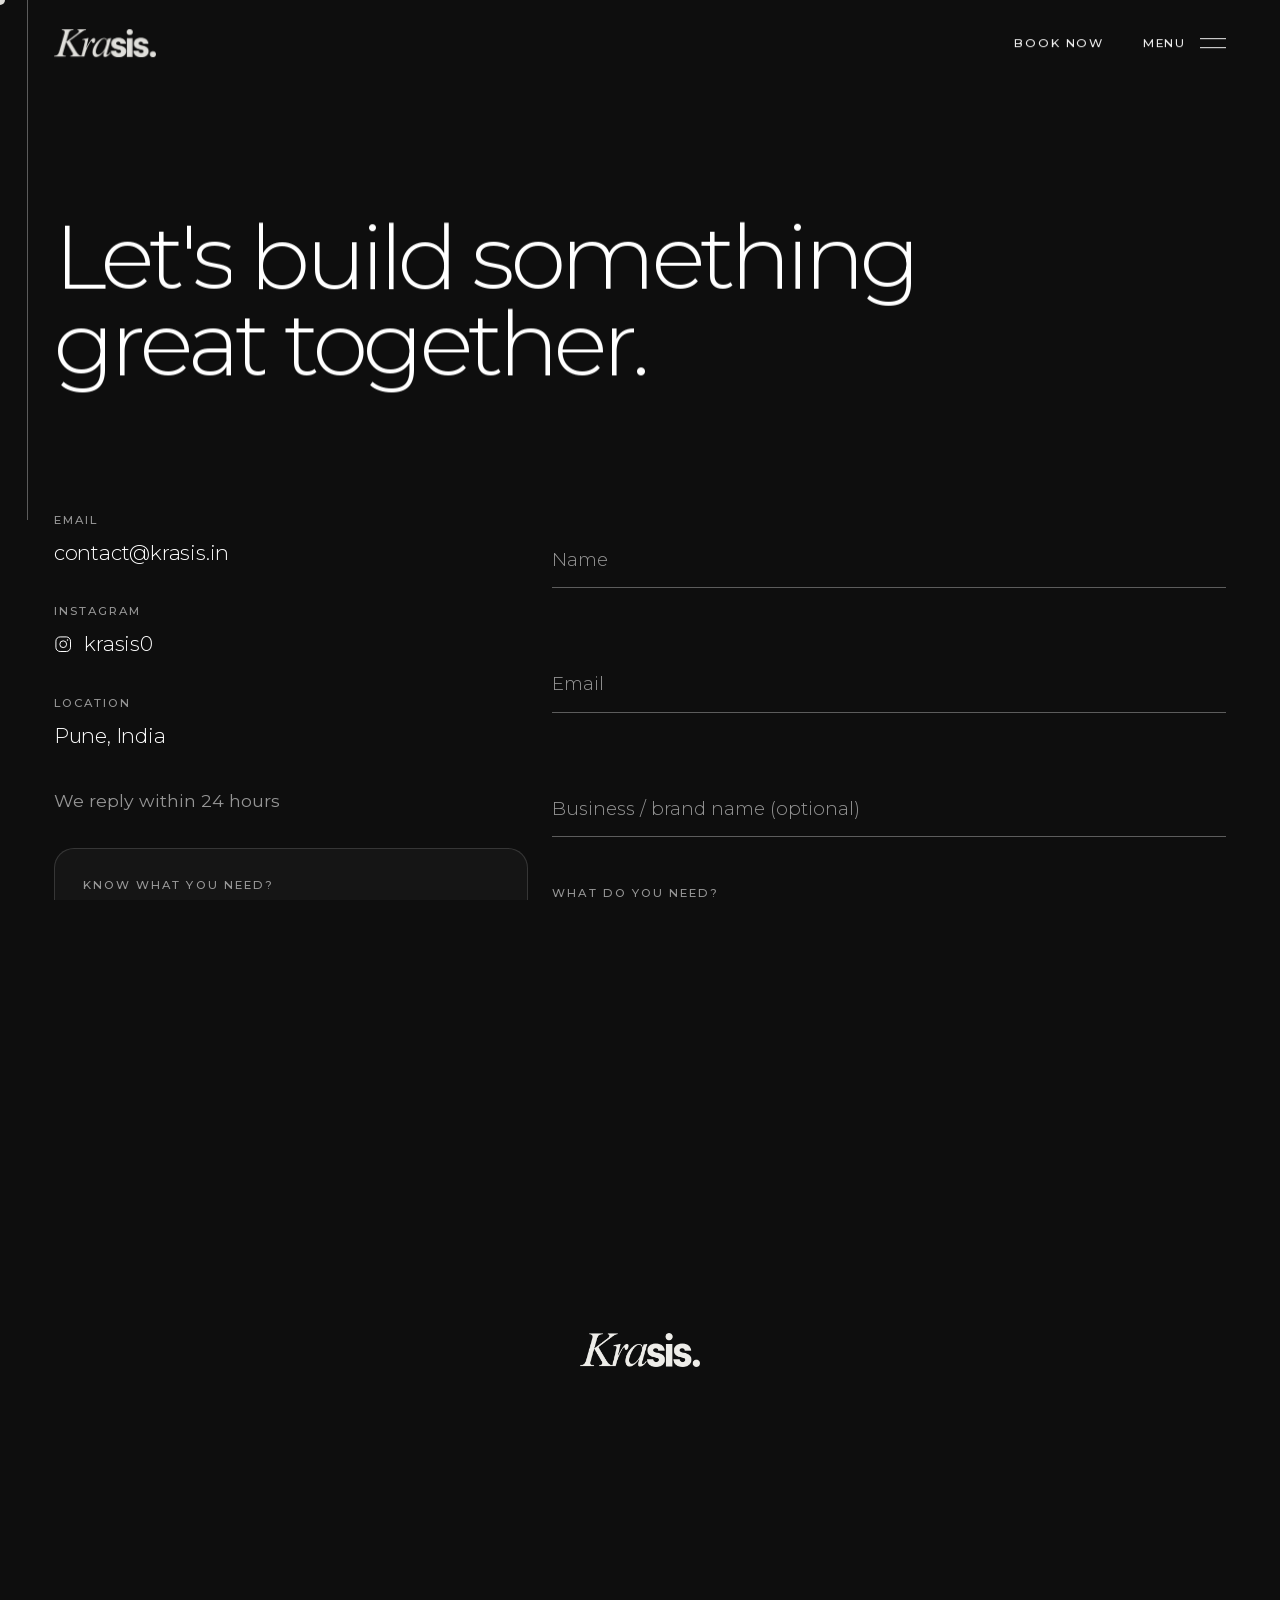
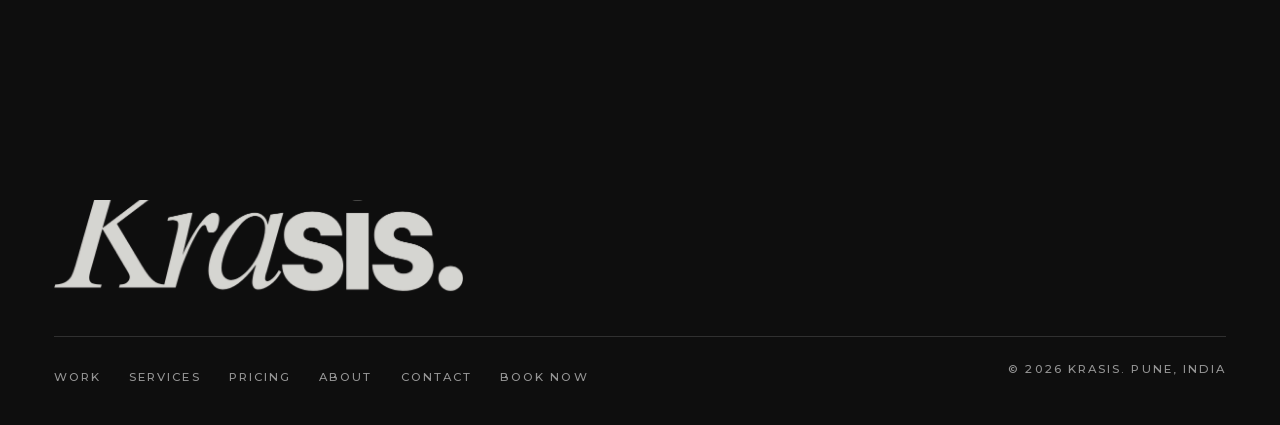
<file: contact/index.html>
<!DOCTYPE html>
<!--
  Krasis — studio site shell.
  Open by double-clicking this file. Every view (Home, Work, Services,
  Process, Pricing, About, Contact, 404) is rendered into <main id="view"> by js/router.js.
  No modules, no fetch(): everything is classic deferred scripts so it runs from file://.
-->
<html lang="en">
<head>
  <meta charset="UTF-8">
  <meta name="viewport" content="width=device-width, initial-scale=1, viewport-fit=cover">
  <title>Contact Krasis | Start Your Website Project</title>
  <meta name="description" content="Start a website project with Krasis, a web design studio in Pune. Email contact@krasis.in or send an enquiry and we'll reply within 24 hours.">
  <meta name="theme-color" content="#0e0e0e">
  <meta name="color-scheme" content="dark">
  <script>document.documentElement.className += " js";</script>
  <link rel="canonical" href="https://krasis.in/contact/">
  <link rel="icon" type="image/png" href="../assets/og/favicon.png">
  <link rel="apple-touch-icon" href="../assets/og/favicon.png">

  <!-- Open Graph / Twitter -->
  <meta property="og:type" content="website">
  <meta property="og:site_name" content="Krasis">
  <meta property="og:title" content="Contact Krasis | Start Your Website Project">
  <meta property="og:description" content="Start a website project with Krasis, a web design studio in Pune. Email contact@krasis.in or send an enquiry and we'll reply within 24 hours.">
  <meta property="og:url" content="https://krasis.in/contact/">
  <meta property="og:image" content="https://krasis.in/assets/og/og-card.png">
  <meta name="twitter:card" content="summary_large_image">
  <meta name="twitter:image" content="https://krasis.in/assets/og/og-card.png">

  <!-- Fonts (self-hosted, display weights preloaded) -->
  <link rel="preload" href="../assets/fonts/montserrat-latin-var.woff2" as="font" type="font/woff2" crossorigin>
  <link rel="preload" href="../assets/fonts/instrument-serif-italic.woff2" as="font" type="font/woff2" crossorigin>

  <!-- Styles: tokens → base → layout → components → pages → animations -->
  <link rel="stylesheet" href="../css/tokens.css?v=20">
  <link rel="stylesheet" href="../css/base.css?v=20">
  <link rel="stylesheet" href="../css/layout.css?v=20">
  <link rel="stylesheet" href="../css/components.css?v=20">
  <link rel="stylesheet" href="../css/pages.css?v=20">
  <link rel="stylesheet" href="../css/animations.css?v=20">

  <script type="application/ld+json">
  {
    "@context": "https://schema.org",
    "@graph": [
      {
        "@type": "WebSite",
        "@id": "https://krasis.in/#website",
        "url": "https://krasis.in/",
        "name": "Krasis",
        "alternateName": ["Krasis Studio", "Krasis Web Design"],
        "publisher": { "@id": "https://krasis.in/#studio" }
      },
      {
        "@type": "ProfessionalService",
        "@id": "https://krasis.in/#studio",
        "name": "Krasis",
        "alternateName": "Krasis Studio",
        "description": "Boutique web design and development studio in Pune, India, building custom, cinematic, scroll-driven websites.",
        "url": "https://krasis.in/",
        "email": "contact@krasis.in",
        "image": "https://krasis.in/assets/og/og-card.png",
        "logo": "https://krasis.in/assets/logos/krasis.png",
        "address": { "@type": "PostalAddress", "addressLocality": "Pune", "addressRegion": "Maharashtra", "addressCountry": "IN" },
        "areaServed": "Worldwide",
        "knowsAbout": ["Web design", "Website development", "Scroll animation", "Responsive web design"],
        "sameAs": ["https://www.instagram.com/krasis0"],
        "makesOffer": [
          { "@type": "Offer", "name": "Standard website", "price": "20000", "priceCurrency": "INR" },
          { "@type": "Offer", "name": "Premium website", "price": "25000", "priceCurrency": "INR" }
        ]
      }
    ]
  }
  </script>
</head>
<body class="is-loading">
  <a class="skip-link" href="#view" data-skip>Skip to content</a>

  <noscript>
    <div class="noscript">
      <img src="../assets/logos/krasis.png" alt="Krasis" width="240" height="67">
      <p>This site is built around motion and needs JavaScript to run. Turn it on and reload, or reach us directly at
        <a href="mailto:contact@krasis.in">contact@krasis.in</a> or on Instagram
        <a href="https://www.instagram.com/krasis0">@krasis0</a>. Krasis, Pune, India.</p>
    </div>
  </noscript>

  <!-- Preloader (first visit only, see js/preloader.js) -->
  <div class="preloader" id="preloader" aria-hidden="true">
    <div class="preloader__line"><span></span><span></span></div>
    <div class="preloader__logo"><img src="../assets/logos/krasis.png" alt="" width="840" height="235"></div>
    <div class="preloader__count label">(<span data-count-out>000</span>/100)</div>
    <button class="preloader__skip label" type="button" tabindex="-1">Skip</button>
  </div>

  <!-- Navigation bar (mix-blend difference) -->
  <header class="nav" id="nav">
    <a class="nav__logo" href="/" data-route="" aria-label="Krasis, home">
      <img src="../assets/logos/krasis.png" alt="Krasis" width="840" height="235">
    </a>
    <div class="nav__right">
      <a class="nav__cta link-draw" href="/book/">Book now</a>
      <button class="nav__menu" type="button" aria-expanded="false" aria-controls="menu">
        <span class="nav__menu-label">Menu</span>
        <span class="nav__menu-icon" aria-hidden="true"><i></i><i></i></span>
      </button>
    </div>
  </header>

  <!-- Full-screen menu overlay -->
  <div class="menu" id="menu" role="dialog" aria-modal="true" aria-label="Site menu" hidden>
    <nav class="menu__nav" aria-label="Primary">
      <ul class="menu__list"></ul>
    </nav>
    <div class="menu__foot label">
      <button type="button" class="menu__copy" data-copy="contact@krasis.in">contact@krasis.in</button>
      <a href="https://www.instagram.com/krasis0" target="_blank" rel="noopener">Instagram krasis0</a>
      <span>Pune, India</span>
    </div>
  </div>

  <!-- Route content -->
  <main id="view" class="view" tabindex="-1">
    <!-- SEO:START (generated by tools/build-pages.js; replaced by the live view once JavaScript runs) -->
    <div class="seo-text"><nav aria-label="Site pages"><ul><li><a href="/">Home</a></li><li><a href="/work/">Work</a></li><li><a href="/services/">Services</a></li><li><a href="/process/">Process</a></li><li><a href="/pricing/">Pricing</a></li><li><a href="/about/">About</a></li><li><a href="/contact/">Contact</a></li><li><a href="/book/">Book now</a></li></ul></nav><h1>Let's build something great together.</h1><p>Email: <a href="mailto:contact@krasis.in">contact@krasis.in</a><br>Instagram: <a href="https://www.instagram.com/krasis0">@krasis0</a><br>Location: Pune, India</p><p>We reply within 24 hours.</p></div>
    <!-- SEO:END -->
  </main>

  <!-- Page transition panel -->
  <div class="transition" id="transition" aria-hidden="true">
    <img src="../assets/logos/krasis.png" alt="" width="840" height="235">
  </div>

  <!-- Custom cursor (fine pointer only) -->
  <div class="cursor" id="cursor" aria-hidden="true"><span class="cursor__label"></span></div>

  <!-- Toast -->
  <div class="toast label" id="toast" role="status" aria-live="polite"></div>

  <!--
    Script order (all classic + deferred, executed in this order):
    1. Vendor: GSAP core, ScrollTrigger, CustomEase, Lenis
    2. Config + data: config.js, data/seo.js, data/copy.js, data/projects.js
    3. Core helpers: utils.js (namespace, split text, reveals), ui.js (shared markup)
    4. Global systems: smooth-scroll, cursor, nav, preloader, squares, grid-lines, form
    5. Home sections: hero.js + sections/*
    6. Views: pages/*
    7. Router, then main.js (boot)
  -->
  <script defer src="../assets/vendor/gsap.min.js"></script>
  <script defer src="../assets/vendor/ScrollTrigger.min.js"></script>
  <script defer src="../assets/vendor/CustomEase.min.js"></script>
  <script defer src="../assets/vendor/lenis.min.js"></script>

  <script defer src="../js/config.js?v=20"></script>
  <script defer src="../js/data/seo.js?v=20"></script>
  <script defer src="../js/data/copy.js?v=20"></script>
  <script defer src="../js/data/projects.js?v=20"></script>

  <script defer src="../js/utils.js?v=20"></script>
  <script defer src="../js/reveal.js?v=20"></script>
  <script defer src="../js/ui.js?v=20"></script>

  <script defer src="../js/smooth-scroll.js?v=20"></script>
  <script defer src="../js/cursor.js?v=20"></script>
  <script defer src="../js/nav.js?v=20"></script>
  <script defer src="../js/preloader.js?v=20"></script>
  <script defer src="../js/squares.js?v=20"></script>
  <script defer src="../js/grid-lines.js?v=20"></script>
  <script defer src="../js/form.js?v=20"></script>

  <script defer src="../js/hero.js?v=20"></script>
  <script defer src="../js/sections/problem.js?v=20"></script>
  <script defer src="../js/sections/intro.js?v=20"></script>
  <script defer src="../js/sections/vision.js?v=21"></script>
  <script defer src="../js/sections/work.js?v=20"></script>
  <script defer src="../js/sections/process.js?v=20"></script>
  <script defer src="../js/sections/included.js?v=20"></script>
  <script defer src="../js/sections/pricing.js?v=20"></script>
  <script defer src="../js/sections/why.js?v=20"></script>
  <script defer src="../js/sections/cta.js?v=20"></script>

  <script defer src="../js/pages/home.js?v=20"></script>
  <script defer src="../js/pages/work.js?v=20"></script>
  <script defer src="../js/pages/services.js?v=20"></script>
  <script defer src="../js/pages/process.js?v=20"></script>
  <script defer src="../js/pages/pricing.js?v=20"></script>
  <script defer src="../js/pages/about.js?v=20"></script>
  <script defer src="../js/pages/contact.js?v=20"></script>
  <script defer src="../js/pages/notfound.js?v=20"></script>

  <script defer src="../js/router.js?v=20"></script>
  <script defer src="../js/main.js?v=20"></script>
</body>
</html>
</file>
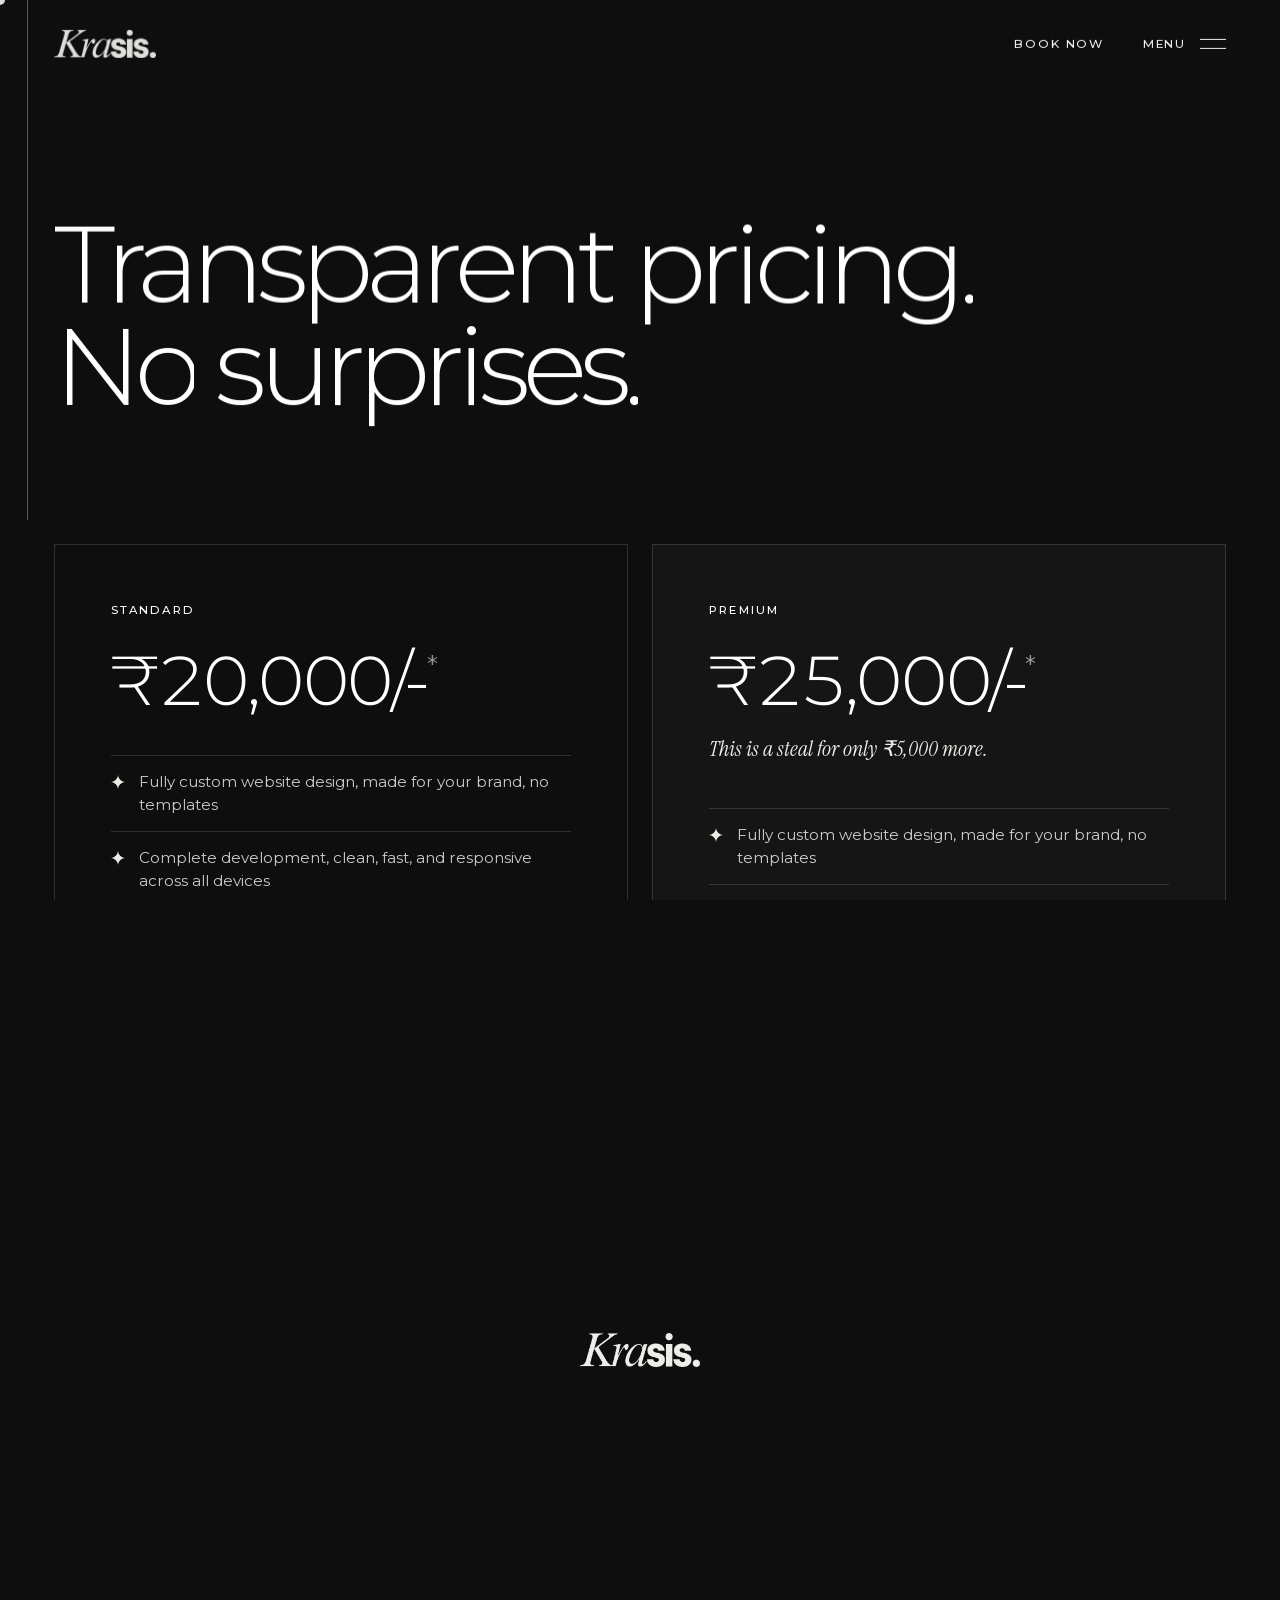
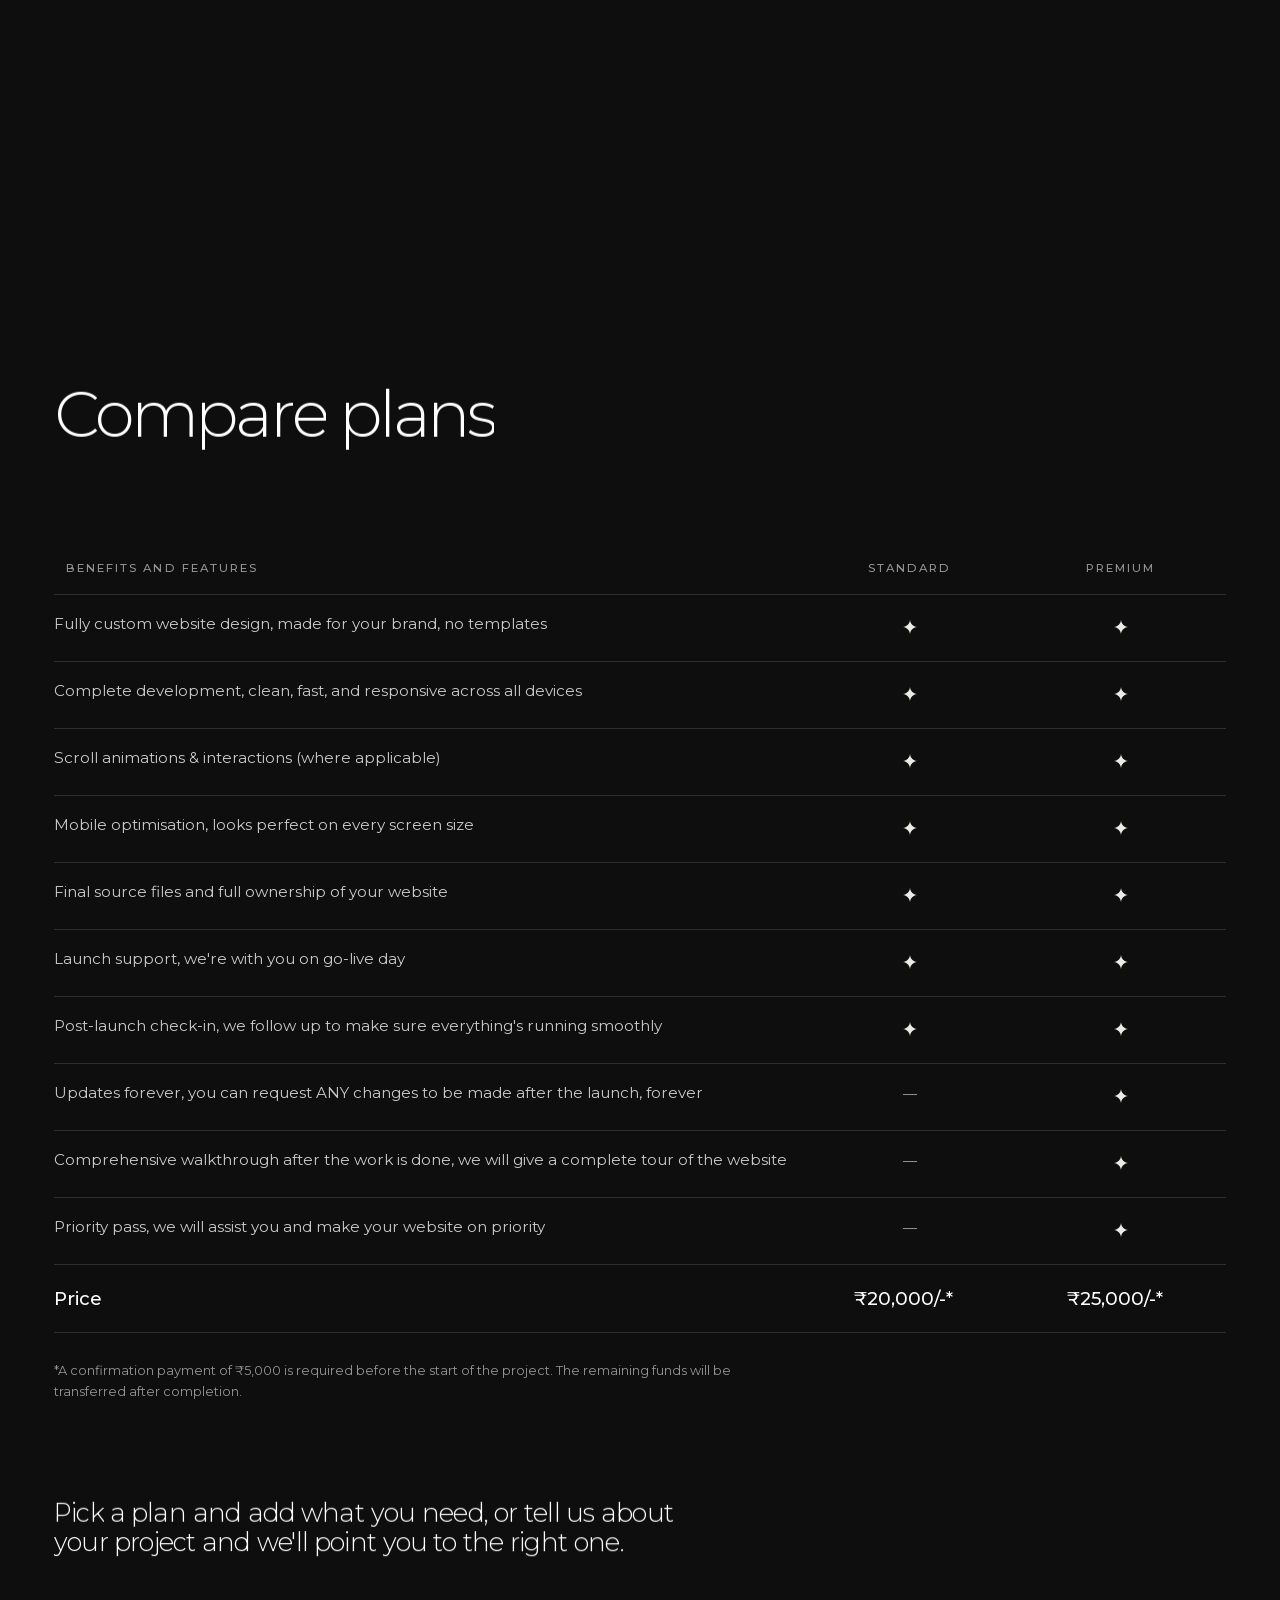
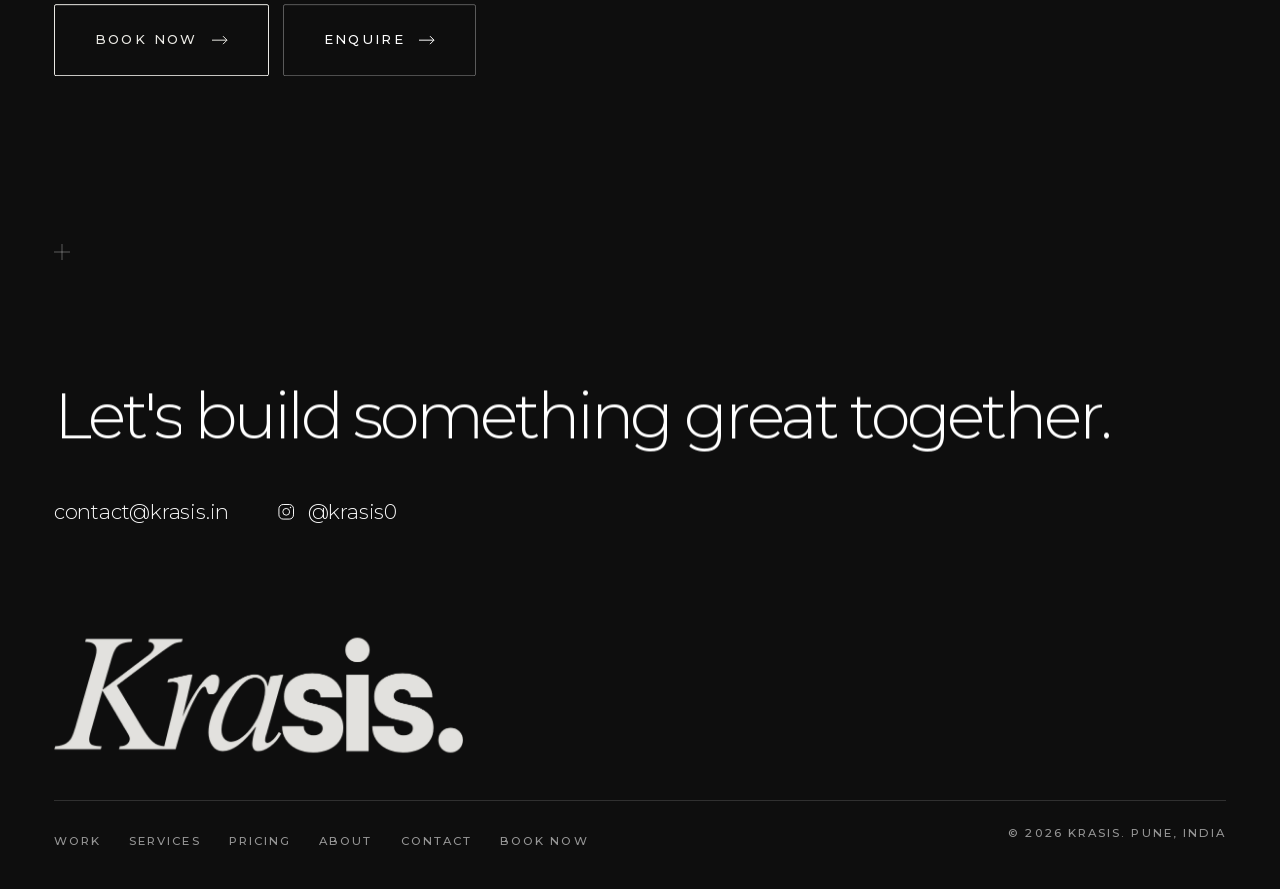
<file: pricing/index.html>
<!DOCTYPE html>
<!--
  Krasis — studio site shell.
  Open by double-clicking this file. Every view (Home, Work, Services,
  Process, Pricing, About, Contact, 404) is rendered into <main id="view"> by js/router.js.
  No modules, no fetch(): everything is classic deferred scripts so it runs from file://.
-->
<html lang="en">
<head>
  <meta charset="UTF-8">
  <meta name="viewport" content="width=device-width, initial-scale=1, viewport-fit=cover">
  <title>Website Design Pricing | Krasis, Pune</title>
  <meta name="description" content="Transparent website pricing from Krasis: Standard ₹20,000 or Premium ₹25,000 for a fully custom, responsive website with scroll animations.">
  <meta name="theme-color" content="#0e0e0e">
  <meta name="color-scheme" content="dark">
  <script>document.documentElement.className += " js";</script>
  <link rel="canonical" href="https://krasis.in/pricing/">
  <link rel="icon" type="image/png" href="../assets/og/favicon.png">
  <link rel="apple-touch-icon" href="../assets/og/favicon.png">

  <!-- Open Graph / Twitter -->
  <meta property="og:type" content="website">
  <meta property="og:site_name" content="Krasis">
  <meta property="og:title" content="Website Design Pricing | Krasis, Pune">
  <meta property="og:description" content="Transparent website pricing from Krasis: Standard ₹20,000 or Premium ₹25,000 for a fully custom, responsive website with scroll animations.">
  <meta property="og:url" content="https://krasis.in/pricing/">
  <meta property="og:image" content="https://krasis.in/assets/og/og-card.png">
  <meta name="twitter:card" content="summary_large_image">
  <meta name="twitter:image" content="https://krasis.in/assets/og/og-card.png">

  <!-- Fonts (self-hosted, display weights preloaded) -->
  <link rel="preload" href="../assets/fonts/montserrat-latin-var.woff2" as="font" type="font/woff2" crossorigin>
  <link rel="preload" href="../assets/fonts/instrument-serif-italic.woff2" as="font" type="font/woff2" crossorigin>

  <!-- Styles: tokens → base → layout → components → pages → animations -->
  <link rel="stylesheet" href="../css/tokens.css?v=20">
  <link rel="stylesheet" href="../css/base.css?v=20">
  <link rel="stylesheet" href="../css/layout.css?v=20">
  <link rel="stylesheet" href="../css/components.css?v=20">
  <link rel="stylesheet" href="../css/pages.css?v=20">
  <link rel="stylesheet" href="../css/animations.css?v=20">

  <script type="application/ld+json">
  {
    "@context": "https://schema.org",
    "@graph": [
      {
        "@type": "WebSite",
        "@id": "https://krasis.in/#website",
        "url": "https://krasis.in/",
        "name": "Krasis",
        "alternateName": ["Krasis Studio", "Krasis Web Design"],
        "publisher": { "@id": "https://krasis.in/#studio" }
      },
      {
        "@type": "ProfessionalService",
        "@id": "https://krasis.in/#studio",
        "name": "Krasis",
        "alternateName": "Krasis Studio",
        "description": "Boutique web design and development studio in Pune, India, building custom, cinematic, scroll-driven websites.",
        "url": "https://krasis.in/",
        "email": "contact@krasis.in",
        "image": "https://krasis.in/assets/og/og-card.png",
        "logo": "https://krasis.in/assets/logos/krasis.png",
        "address": { "@type": "PostalAddress", "addressLocality": "Pune", "addressRegion": "Maharashtra", "addressCountry": "IN" },
        "areaServed": "Worldwide",
        "knowsAbout": ["Web design", "Website development", "Scroll animation", "Responsive web design"],
        "sameAs": ["https://www.instagram.com/krasis0"],
        "makesOffer": [
          { "@type": "Offer", "name": "Standard website", "price": "20000", "priceCurrency": "INR" },
          { "@type": "Offer", "name": "Premium website", "price": "25000", "priceCurrency": "INR" }
        ]
      }
    ]
  }
  </script>
</head>
<body class="is-loading">
  <a class="skip-link" href="#view" data-skip>Skip to content</a>

  <noscript>
    <div class="noscript">
      <img src="../assets/logos/krasis.png" alt="Krasis" width="240" height="67">
      <p>This site is built around motion and needs JavaScript to run. Turn it on and reload, or reach us directly at
        <a href="mailto:contact@krasis.in">contact@krasis.in</a> or on Instagram
        <a href="https://www.instagram.com/krasis0">@krasis0</a>. Krasis, Pune, India.</p>
    </div>
  </noscript>

  <!-- Preloader (first visit only, see js/preloader.js) -->
  <div class="preloader" id="preloader" aria-hidden="true">
    <div class="preloader__line"><span></span><span></span></div>
    <div class="preloader__logo"><img src="../assets/logos/krasis.png" alt="" width="840" height="235"></div>
    <div class="preloader__count label">(<span data-count-out>000</span>/100)</div>
    <button class="preloader__skip label" type="button" tabindex="-1">Skip</button>
  </div>

  <!-- Navigation bar (mix-blend difference) -->
  <header class="nav" id="nav">
    <a class="nav__logo" href="/" data-route="" aria-label="Krasis, home">
      <img src="../assets/logos/krasis.png" alt="Krasis" width="840" height="235">
    </a>
    <div class="nav__right">
      <a class="nav__cta link-draw" href="/book/">Book now</a>
      <button class="nav__menu" type="button" aria-expanded="false" aria-controls="menu">
        <span class="nav__menu-label">Menu</span>
        <span class="nav__menu-icon" aria-hidden="true"><i></i><i></i></span>
      </button>
    </div>
  </header>

  <!-- Full-screen menu overlay -->
  <div class="menu" id="menu" role="dialog" aria-modal="true" aria-label="Site menu" hidden>
    <nav class="menu__nav" aria-label="Primary">
      <ul class="menu__list"></ul>
    </nav>
    <div class="menu__foot label">
      <button type="button" class="menu__copy" data-copy="contact@krasis.in">contact@krasis.in</button>
      <a href="https://www.instagram.com/krasis0" target="_blank" rel="noopener">Instagram krasis0</a>
      <span>Pune, India</span>
    </div>
  </div>

  <!-- Route content -->
  <main id="view" class="view" tabindex="-1">
    <!-- SEO:START (generated by tools/build-pages.js; replaced by the live view once JavaScript runs) -->
    <div class="seo-text"><nav aria-label="Site pages"><ul><li><a href="/">Home</a></li><li><a href="/work/">Work</a></li><li><a href="/services/">Services</a></li><li><a href="/process/">Process</a></li><li><a href="/pricing/">Pricing</a></li><li><a href="/about/">About</a></li><li><a href="/contact/">Contact</a></li><li><a href="/book/">Book now</a></li></ul></nav><h1>Transparent pricing. No surprises.</h1><h3>Standard: ₹20,000/-*</h3><ul><li>Fully custom website design, made for your brand, no templates</li><li>Complete development, clean, fast, and responsive across all devices</li><li>Scroll animations &amp; interactions (where applicable)</li><li>Mobile optimisation, looks perfect on every screen size</li><li>Final source files and full ownership of your website</li><li>Launch support, we're with you on go-live day</li><li>Post-launch check-in, we follow up to make sure everything's running smoothly</li></ul><h3>Premium: ₹25,000/-*</h3><ul><li>Fully custom website design, made for your brand, no templates</li><li>Complete development, clean, fast, and responsive across all devices</li><li>Scroll animations &amp; interactions (where applicable)</li><li>Mobile optimisation, looks perfect on every screen size</li><li>Final source files and full ownership of your website</li><li>Launch support, we're with you on go-live day</li><li>Post-launch check-in, we follow up to make sure everything's running smoothly</li><li>Updates forever, you can request ANY changes to be made after the launch, forever</li><li>Comprehensive walkthrough after the work is done, we will give a complete tour of the website</li><li>Priority pass, we will assist you and make your website on priority</li></ul><p>This is a steal for only ₹5,000 more.</p><p>*A confirmation payment of ₹5,000 is required before the start of the project. The remaining funds will be transferred after completion.</p></div>
    <!-- SEO:END -->
  </main>

  <!-- Page transition panel -->
  <div class="transition" id="transition" aria-hidden="true">
    <img src="../assets/logos/krasis.png" alt="" width="840" height="235">
  </div>

  <!-- Custom cursor (fine pointer only) -->
  <div class="cursor" id="cursor" aria-hidden="true"><span class="cursor__label"></span></div>

  <!-- Toast -->
  <div class="toast label" id="toast" role="status" aria-live="polite"></div>

  <!--
    Script order (all classic + deferred, executed in this order):
    1. Vendor: GSAP core, ScrollTrigger, CustomEase, Lenis
    2. Config + data: config.js, data/seo.js, data/copy.js, data/projects.js
    3. Core helpers: utils.js (namespace, split text, reveals), ui.js (shared markup)
    4. Global systems: smooth-scroll, cursor, nav, preloader, squares, grid-lines, form
    5. Home sections: hero.js + sections/*
    6. Views: pages/*
    7. Router, then main.js (boot)
  -->
  <script defer src="../assets/vendor/gsap.min.js"></script>
  <script defer src="../assets/vendor/ScrollTrigger.min.js"></script>
  <script defer src="../assets/vendor/CustomEase.min.js"></script>
  <script defer src="../assets/vendor/lenis.min.js"></script>

  <script defer src="../js/config.js?v=20"></script>
  <script defer src="../js/data/seo.js?v=20"></script>
  <script defer src="../js/data/copy.js?v=20"></script>
  <script defer src="../js/data/projects.js?v=20"></script>

  <script defer src="../js/utils.js?v=20"></script>
  <script defer src="../js/reveal.js?v=20"></script>
  <script defer src="../js/ui.js?v=20"></script>

  <script defer src="../js/smooth-scroll.js?v=20"></script>
  <script defer src="../js/cursor.js?v=20"></script>
  <script defer src="../js/nav.js?v=20"></script>
  <script defer src="../js/preloader.js?v=20"></script>
  <script defer src="../js/squares.js?v=20"></script>
  <script defer src="../js/grid-lines.js?v=20"></script>
  <script defer src="../js/form.js?v=20"></script>

  <script defer src="../js/hero.js?v=20"></script>
  <script defer src="../js/sections/problem.js?v=20"></script>
  <script defer src="../js/sections/intro.js?v=20"></script>
  <script defer src="../js/sections/vision.js?v=21"></script>
  <script defer src="../js/sections/work.js?v=20"></script>
  <script defer src="../js/sections/process.js?v=20"></script>
  <script defer src="../js/sections/included.js?v=20"></script>
  <script defer src="../js/sections/pricing.js?v=20"></script>
  <script defer src="../js/sections/why.js?v=20"></script>
  <script defer src="../js/sections/cta.js?v=20"></script>

  <script defer src="../js/pages/home.js?v=20"></script>
  <script defer src="../js/pages/work.js?v=20"></script>
  <script defer src="../js/pages/services.js?v=20"></script>
  <script defer src="../js/pages/process.js?v=20"></script>
  <script defer src="../js/pages/pricing.js?v=20"></script>
  <script defer src="../js/pages/about.js?v=20"></script>
  <script defer src="../js/pages/contact.js?v=20"></script>
  <script defer src="../js/pages/notfound.js?v=20"></script>

  <script defer src="../js/router.js?v=20"></script>
  <script defer src="../js/main.js?v=20"></script>
</body>
</html>
</file>
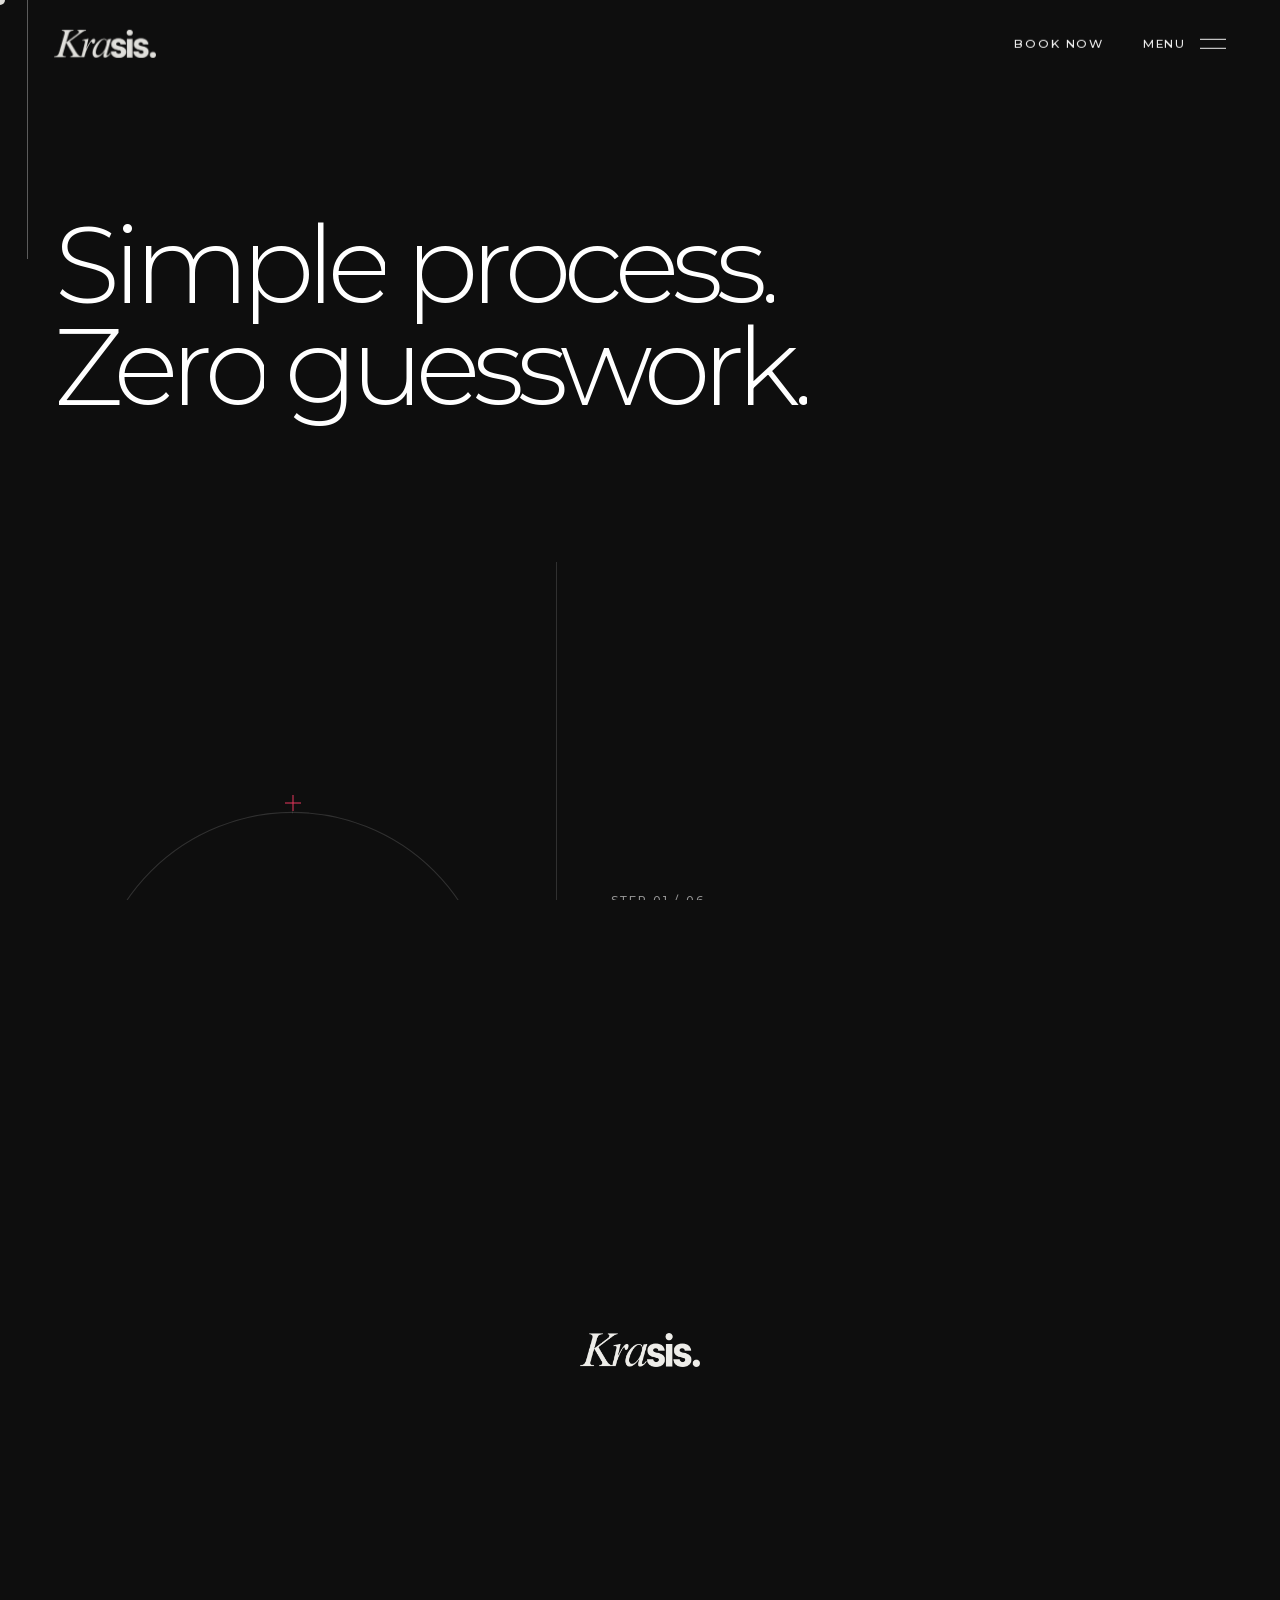
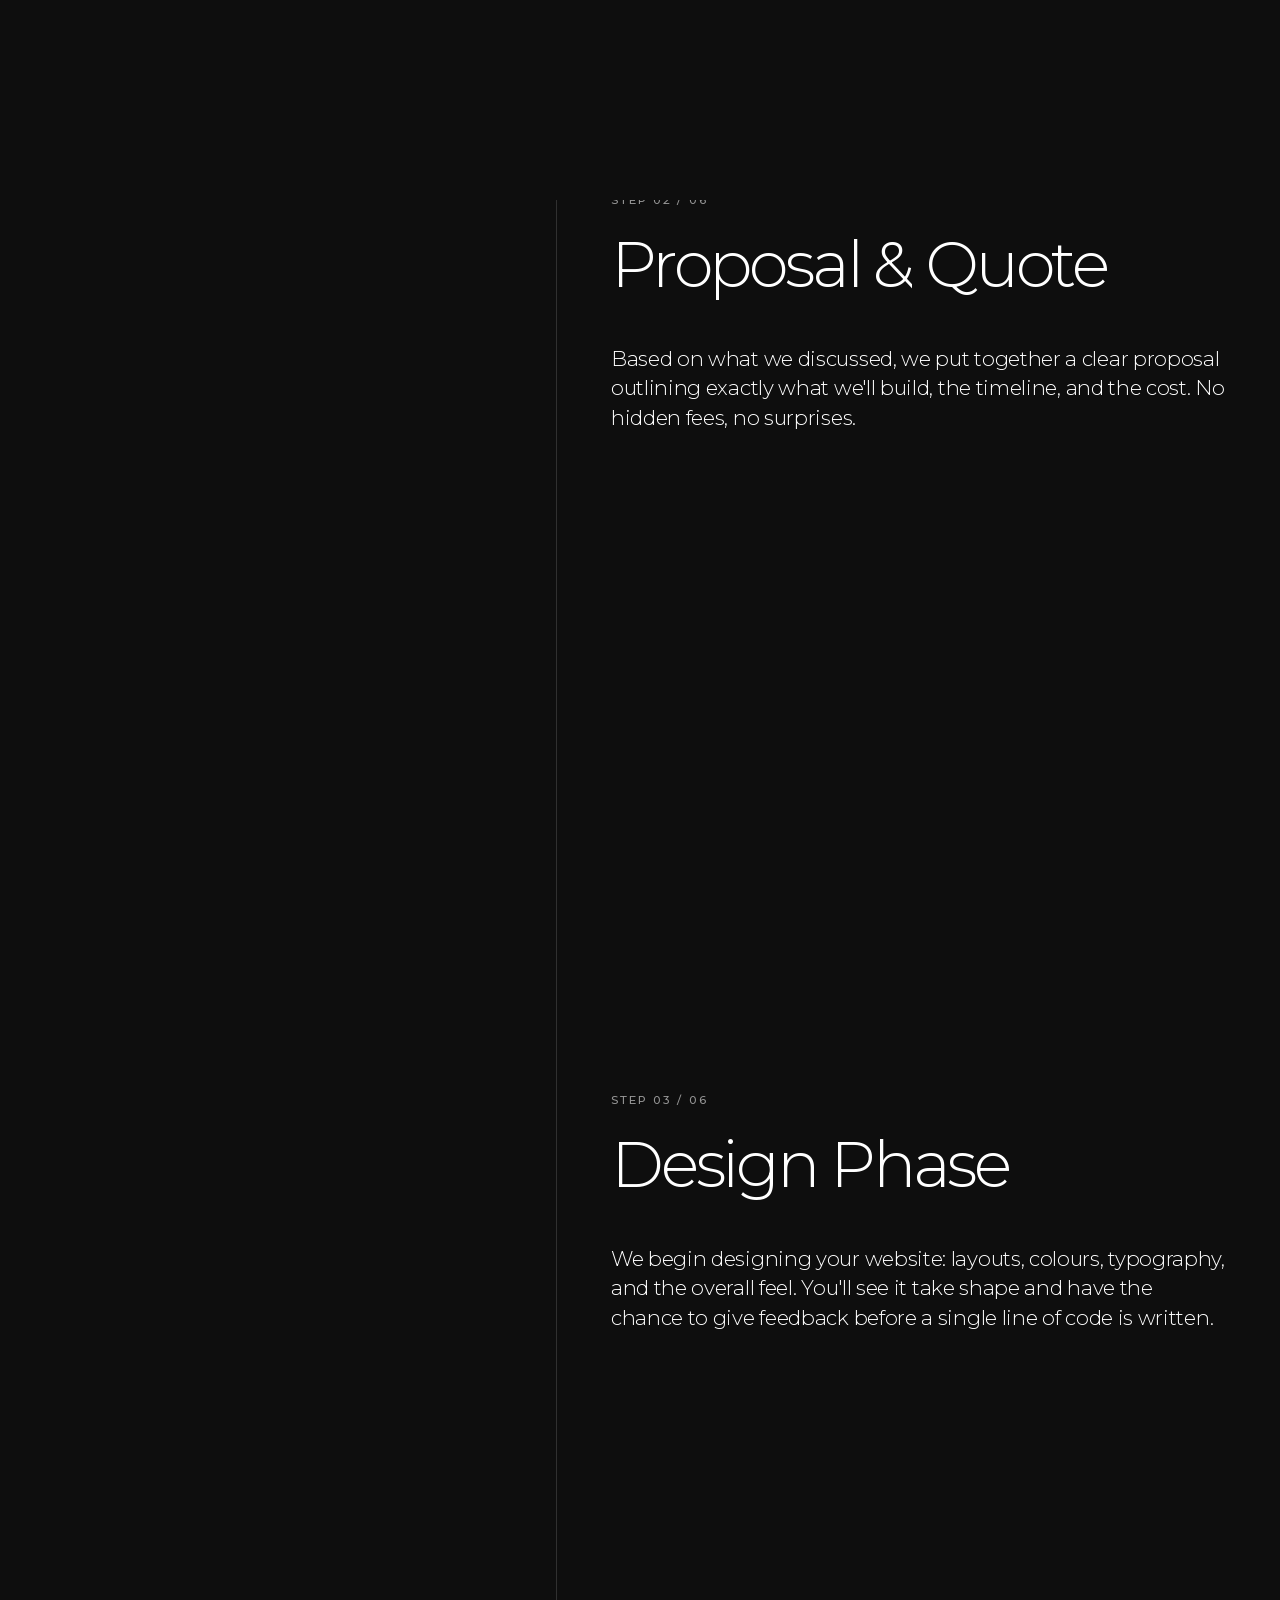
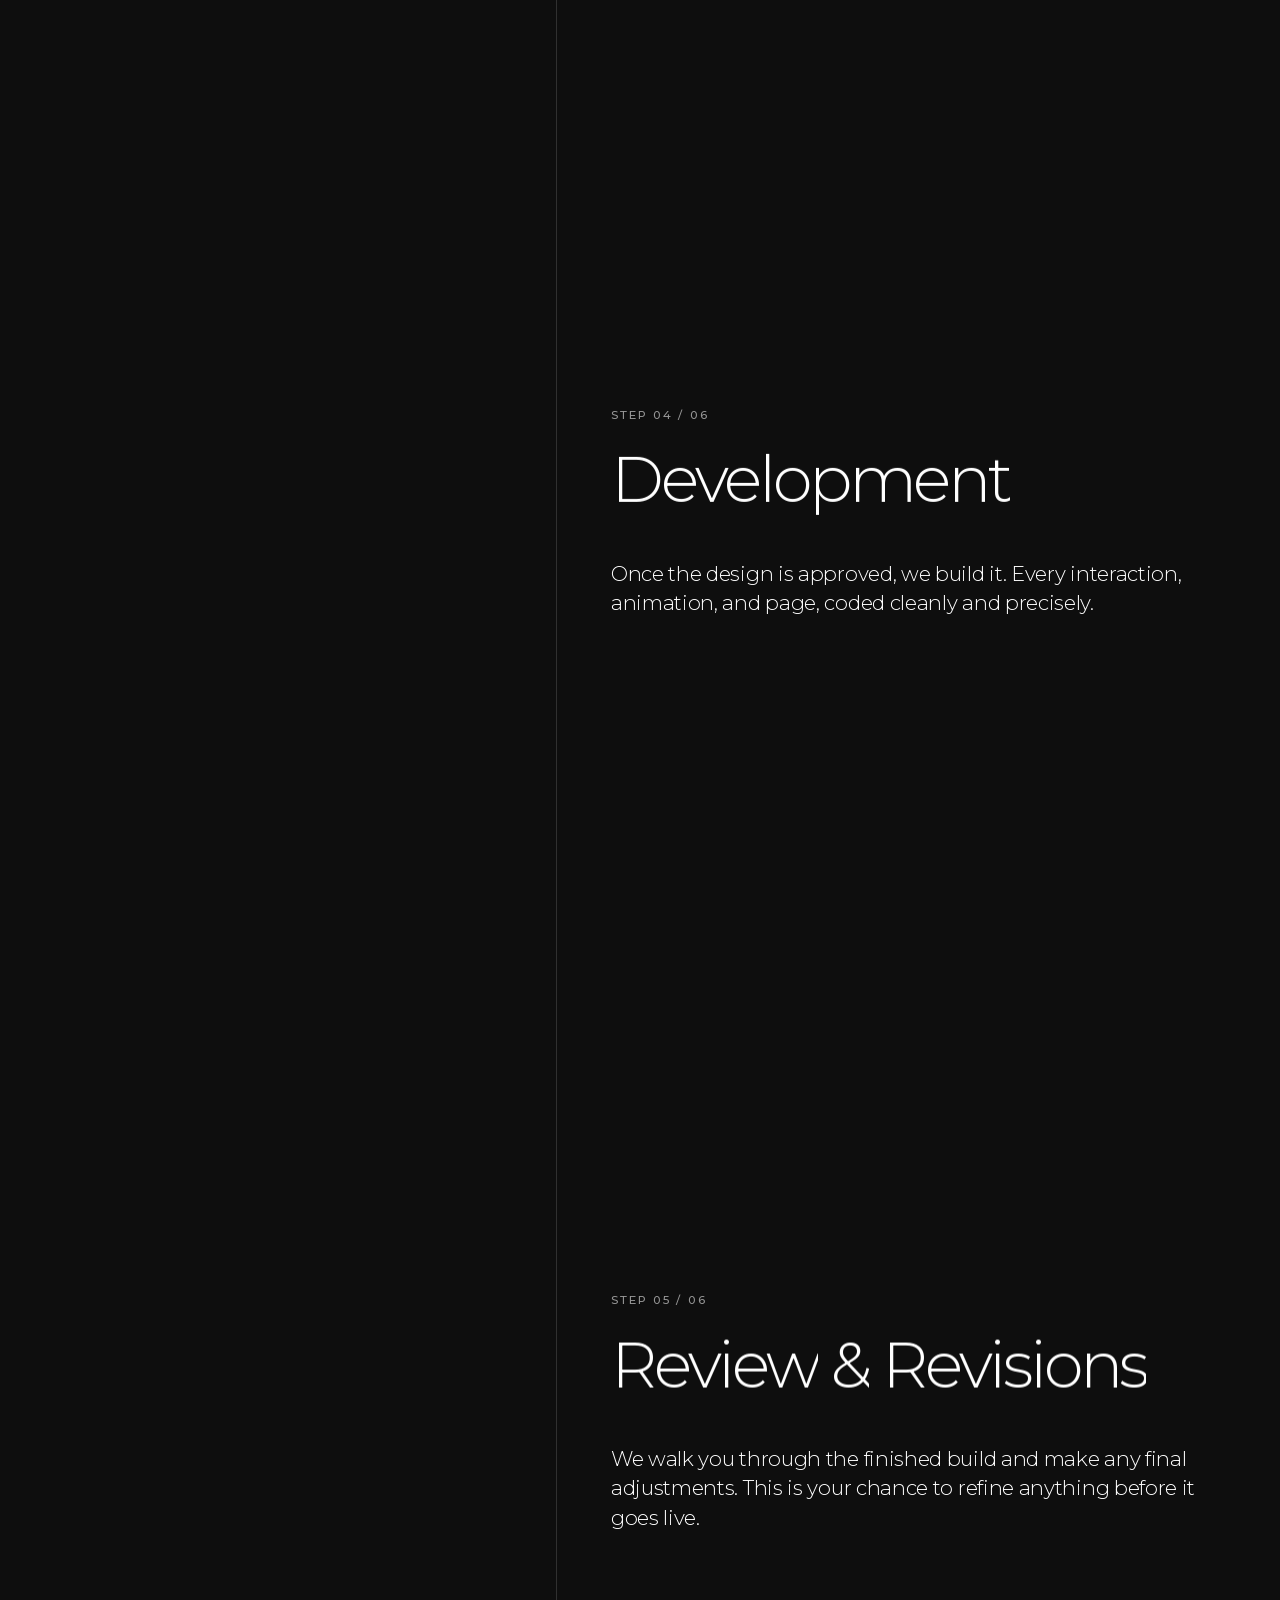
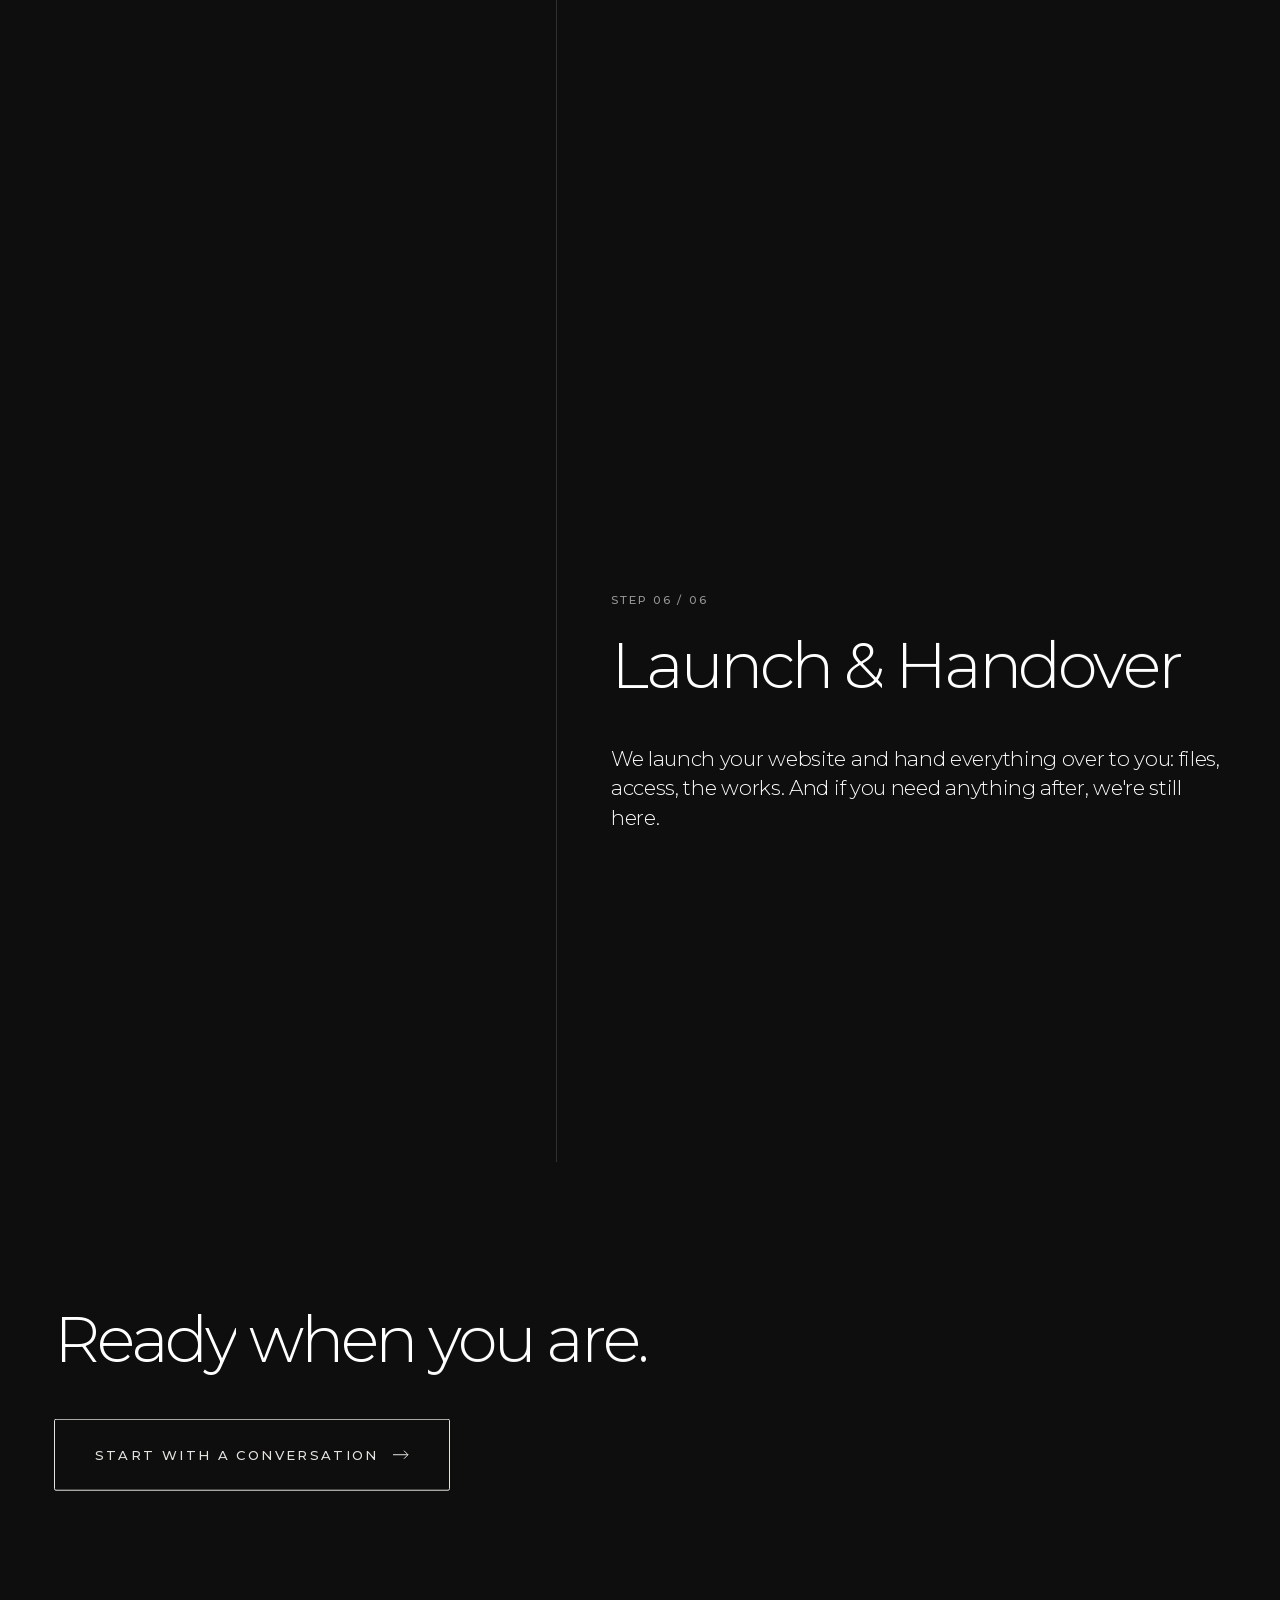
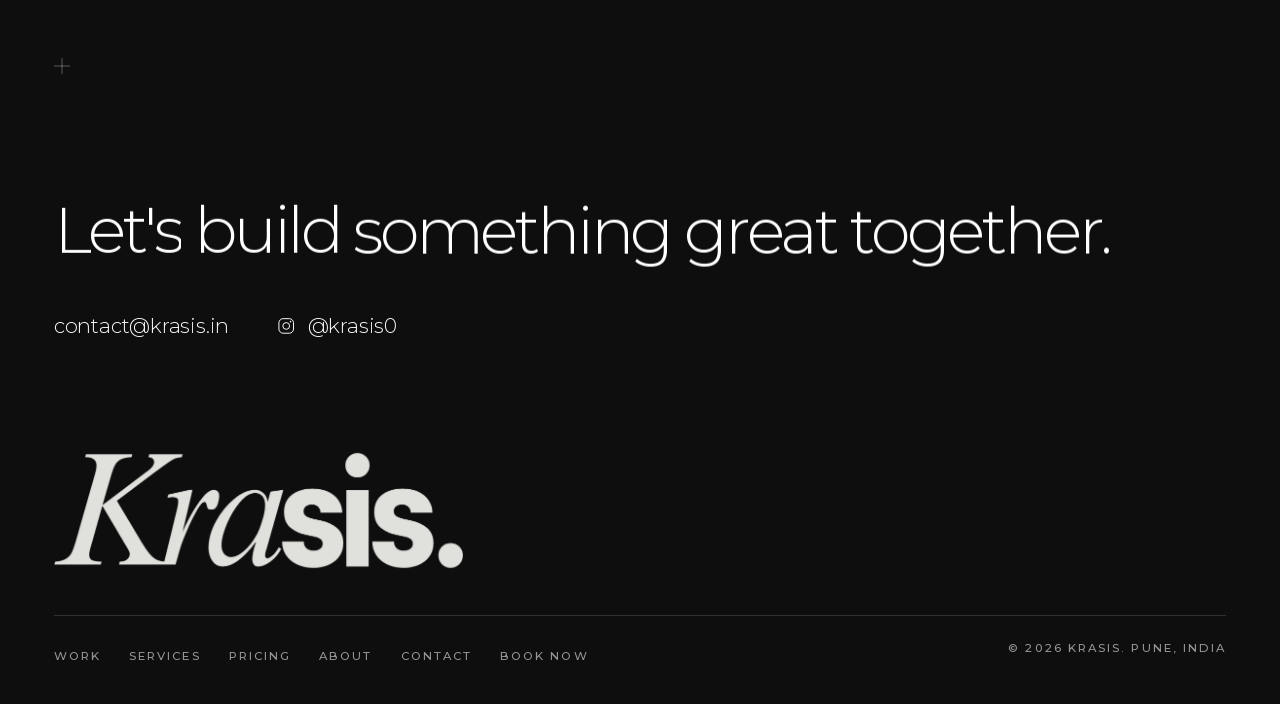
<file: process/index.html>
<!DOCTYPE html>
<!--
  Krasis — studio site shell.
  Open by double-clicking this file. Every view (Home, Work, Services,
  Process, Pricing, About, Contact, 404) is rendered into <main id="view"> by js/router.js.
  No modules, no fetch(): everything is classic deferred scripts so it runs from file://.
-->
<html lang="en">
<head>
  <meta charset="UTF-8">
  <meta name="viewport" content="width=device-width, initial-scale=1, viewport-fit=cover">
  <title>Our Process | Krasis Web Design, Pune</title>
  <meta name="description" content="Discovery, proposal, design, development, review and launch: how Krasis builds your website. Simple process. Zero guesswork.">
  <meta name="theme-color" content="#0e0e0e">
  <meta name="color-scheme" content="dark">
  <script>document.documentElement.className += " js";</script>
  <link rel="canonical" href="https://krasis.in/process/">
  <link rel="icon" type="image/png" href="../assets/og/favicon.png">
  <link rel="apple-touch-icon" href="../assets/og/favicon.png">

  <!-- Open Graph / Twitter -->
  <meta property="og:type" content="website">
  <meta property="og:site_name" content="Krasis">
  <meta property="og:title" content="Our Process | Krasis Web Design, Pune">
  <meta property="og:description" content="Discovery, proposal, design, development, review and launch: how Krasis builds your website. Simple process. Zero guesswork.">
  <meta property="og:url" content="https://krasis.in/process/">
  <meta property="og:image" content="https://krasis.in/assets/og/og-card.png">
  <meta name="twitter:card" content="summary_large_image">
  <meta name="twitter:image" content="https://krasis.in/assets/og/og-card.png">

  <!-- Fonts (self-hosted, display weights preloaded) -->
  <link rel="preload" href="../assets/fonts/montserrat-latin-var.woff2" as="font" type="font/woff2" crossorigin>
  <link rel="preload" href="../assets/fonts/instrument-serif-italic.woff2" as="font" type="font/woff2" crossorigin>

  <!-- Styles: tokens → base → layout → components → pages → animations -->
  <link rel="stylesheet" href="../css/tokens.css?v=20">
  <link rel="stylesheet" href="../css/base.css?v=20">
  <link rel="stylesheet" href="../css/layout.css?v=20">
  <link rel="stylesheet" href="../css/components.css?v=20">
  <link rel="stylesheet" href="../css/pages.css?v=20">
  <link rel="stylesheet" href="../css/animations.css?v=20">

  <script type="application/ld+json">
  {
    "@context": "https://schema.org",
    "@graph": [
      {
        "@type": "WebSite",
        "@id": "https://krasis.in/#website",
        "url": "https://krasis.in/",
        "name": "Krasis",
        "alternateName": ["Krasis Studio", "Krasis Web Design"],
        "publisher": { "@id": "https://krasis.in/#studio" }
      },
      {
        "@type": "ProfessionalService",
        "@id": "https://krasis.in/#studio",
        "name": "Krasis",
        "alternateName": "Krasis Studio",
        "description": "Boutique web design and development studio in Pune, India, building custom, cinematic, scroll-driven websites.",
        "url": "https://krasis.in/",
        "email": "contact@krasis.in",
        "image": "https://krasis.in/assets/og/og-card.png",
        "logo": "https://krasis.in/assets/logos/krasis.png",
        "address": { "@type": "PostalAddress", "addressLocality": "Pune", "addressRegion": "Maharashtra", "addressCountry": "IN" },
        "areaServed": "Worldwide",
        "knowsAbout": ["Web design", "Website development", "Scroll animation", "Responsive web design"],
        "sameAs": ["https://www.instagram.com/krasis0"],
        "makesOffer": [
          { "@type": "Offer", "name": "Standard website", "price": "20000", "priceCurrency": "INR" },
          { "@type": "Offer", "name": "Premium website", "price": "25000", "priceCurrency": "INR" }
        ]
      }
    ]
  }
  </script>
</head>
<body class="is-loading">
  <a class="skip-link" href="#view" data-skip>Skip to content</a>

  <noscript>
    <div class="noscript">
      <img src="../assets/logos/krasis.png" alt="Krasis" width="240" height="67">
      <p>This site is built around motion and needs JavaScript to run. Turn it on and reload, or reach us directly at
        <a href="mailto:contact@krasis.in">contact@krasis.in</a> or on Instagram
        <a href="https://www.instagram.com/krasis0">@krasis0</a>. Krasis, Pune, India.</p>
    </div>
  </noscript>

  <!-- Preloader (first visit only, see js/preloader.js) -->
  <div class="preloader" id="preloader" aria-hidden="true">
    <div class="preloader__line"><span></span><span></span></div>
    <div class="preloader__logo"><img src="../assets/logos/krasis.png" alt="" width="840" height="235"></div>
    <div class="preloader__count label">(<span data-count-out>000</span>/100)</div>
    <button class="preloader__skip label" type="button" tabindex="-1">Skip</button>
  </div>

  <!-- Navigation bar (mix-blend difference) -->
  <header class="nav" id="nav">
    <a class="nav__logo" href="/" data-route="" aria-label="Krasis, home">
      <img src="../assets/logos/krasis.png" alt="Krasis" width="840" height="235">
    </a>
    <div class="nav__right">
      <a class="nav__cta link-draw" href="/book/">Book now</a>
      <button class="nav__menu" type="button" aria-expanded="false" aria-controls="menu">
        <span class="nav__menu-label">Menu</span>
        <span class="nav__menu-icon" aria-hidden="true"><i></i><i></i></span>
      </button>
    </div>
  </header>

  <!-- Full-screen menu overlay -->
  <div class="menu" id="menu" role="dialog" aria-modal="true" aria-label="Site menu" hidden>
    <nav class="menu__nav" aria-label="Primary">
      <ul class="menu__list"></ul>
    </nav>
    <div class="menu__foot label">
      <button type="button" class="menu__copy" data-copy="contact@krasis.in">contact@krasis.in</button>
      <a href="https://www.instagram.com/krasis0" target="_blank" rel="noopener">Instagram krasis0</a>
      <span>Pune, India</span>
    </div>
  </div>

  <!-- Route content -->
  <main id="view" class="view" tabindex="-1">
    <!-- SEO:START (generated by tools/build-pages.js; replaced by the live view once JavaScript runs) -->
    <div class="seo-text"><nav aria-label="Site pages"><ul><li><a href="/">Home</a></li><li><a href="/work/">Work</a></li><li><a href="/services/">Services</a></li><li><a href="/process/">Process</a></li><li><a href="/pricing/">Pricing</a></li><li><a href="/about/">About</a></li><li><a href="/contact/">Contact</a></li><li><a href="/book/">Book now</a></li></ul></nav><h1>Simple process. Zero guesswork.</h1><h3>01 Discovery</h3><p>We start with a conversation. We learn about your brand, your goals, your audience, and what you need from your website. No jargon, no complicated forms, just a real chat.</p><h3>02 Proposal &amp; Quote</h3><p>Based on what we discussed, we put together a clear proposal outlining exactly what we'll build, the timeline, and the cost. No hidden fees, no surprises.</p><h3>03 Design Phase</h3><p>We begin designing your website: layouts, colours, typography, and the overall feel. You'll see it take shape and have the chance to give feedback before a single line of code is written.</p><h3>04 Development</h3><p>Once the design is approved, we build it. Every interaction, animation, and page, coded cleanly and precisely.</p><h3>05 Review &amp; Revisions</h3><p>We walk you through the finished build and make any final adjustments. This is your chance to refine anything before it goes live.</p><h3>06 Launch &amp; Handover</h3><p>We launch your website and hand everything over to you: files, access, the works. And if you need anything after, we're still here.</p></div>
    <!-- SEO:END -->
  </main>

  <!-- Page transition panel -->
  <div class="transition" id="transition" aria-hidden="true">
    <img src="../assets/logos/krasis.png" alt="" width="840" height="235">
  </div>

  <!-- Custom cursor (fine pointer only) -->
  <div class="cursor" id="cursor" aria-hidden="true"><span class="cursor__label"></span></div>

  <!-- Toast -->
  <div class="toast label" id="toast" role="status" aria-live="polite"></div>

  <!--
    Script order (all classic + deferred, executed in this order):
    1. Vendor: GSAP core, ScrollTrigger, CustomEase, Lenis
    2. Config + data: config.js, data/seo.js, data/copy.js, data/projects.js
    3. Core helpers: utils.js (namespace, split text, reveals), ui.js (shared markup)
    4. Global systems: smooth-scroll, cursor, nav, preloader, squares, grid-lines, form
    5. Home sections: hero.js + sections/*
    6. Views: pages/*
    7. Router, then main.js (boot)
  -->
  <script defer src="../assets/vendor/gsap.min.js"></script>
  <script defer src="../assets/vendor/ScrollTrigger.min.js"></script>
  <script defer src="../assets/vendor/CustomEase.min.js"></script>
  <script defer src="../assets/vendor/lenis.min.js"></script>

  <script defer src="../js/config.js?v=20"></script>
  <script defer src="../js/data/seo.js?v=20"></script>
  <script defer src="../js/data/copy.js?v=20"></script>
  <script defer src="../js/data/projects.js?v=20"></script>

  <script defer src="../js/utils.js?v=20"></script>
  <script defer src="../js/reveal.js?v=20"></script>
  <script defer src="../js/ui.js?v=20"></script>

  <script defer src="../js/smooth-scroll.js?v=20"></script>
  <script defer src="../js/cursor.js?v=20"></script>
  <script defer src="../js/nav.js?v=20"></script>
  <script defer src="../js/preloader.js?v=20"></script>
  <script defer src="../js/squares.js?v=20"></script>
  <script defer src="../js/grid-lines.js?v=20"></script>
  <script defer src="../js/form.js?v=20"></script>

  <script defer src="../js/hero.js?v=20"></script>
  <script defer src="../js/sections/problem.js?v=20"></script>
  <script defer src="../js/sections/intro.js?v=20"></script>
  <script defer src="../js/sections/vision.js?v=21"></script>
  <script defer src="../js/sections/work.js?v=20"></script>
  <script defer src="../js/sections/process.js?v=20"></script>
  <script defer src="../js/sections/included.js?v=20"></script>
  <script defer src="../js/sections/pricing.js?v=20"></script>
  <script defer src="../js/sections/why.js?v=20"></script>
  <script defer src="../js/sections/cta.js?v=20"></script>

  <script defer src="../js/pages/home.js?v=20"></script>
  <script defer src="../js/pages/work.js?v=20"></script>
  <script defer src="../js/pages/services.js?v=20"></script>
  <script defer src="../js/pages/process.js?v=20"></script>
  <script defer src="../js/pages/pricing.js?v=20"></script>
  <script defer src="../js/pages/about.js?v=20"></script>
  <script defer src="../js/pages/contact.js?v=20"></script>
  <script defer src="../js/pages/notfound.js?v=20"></script>

  <script defer src="../js/router.js?v=20"></script>
  <script defer src="../js/main.js?v=20"></script>
</body>
</html>
</file>
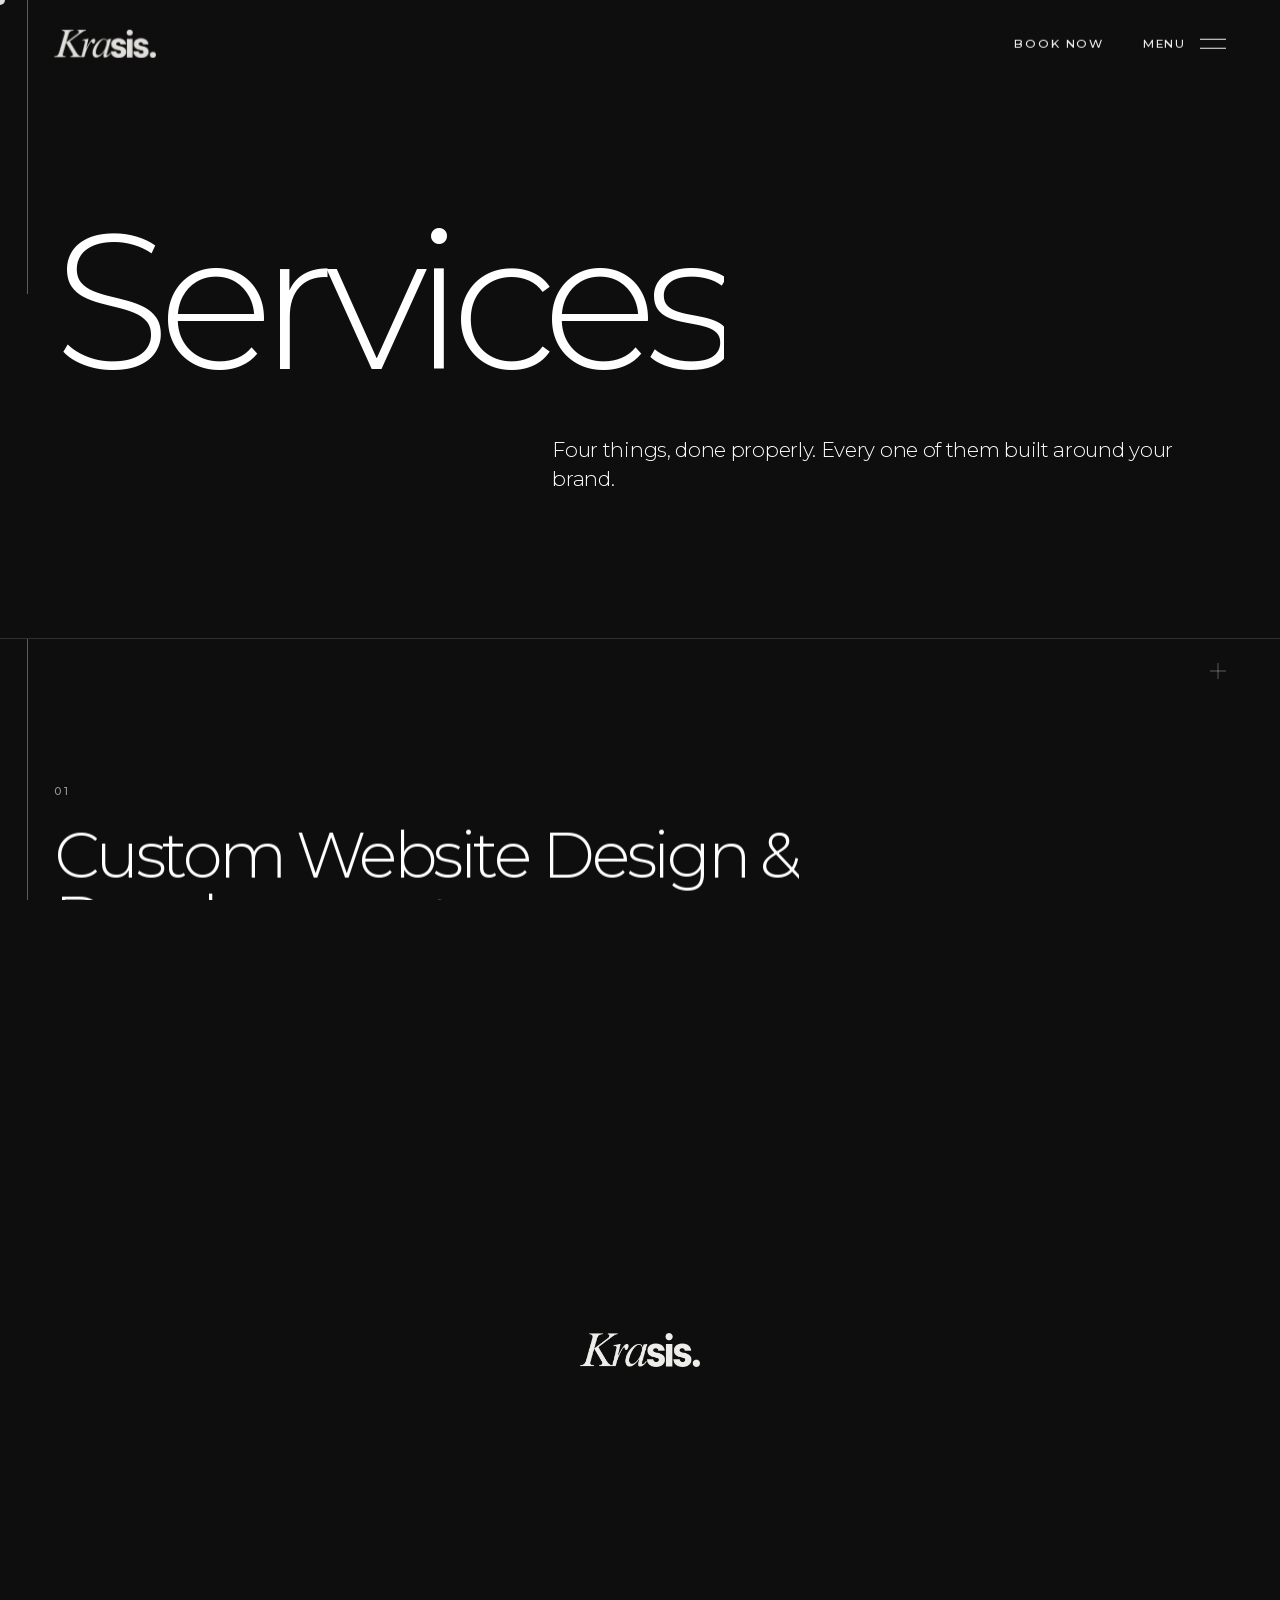
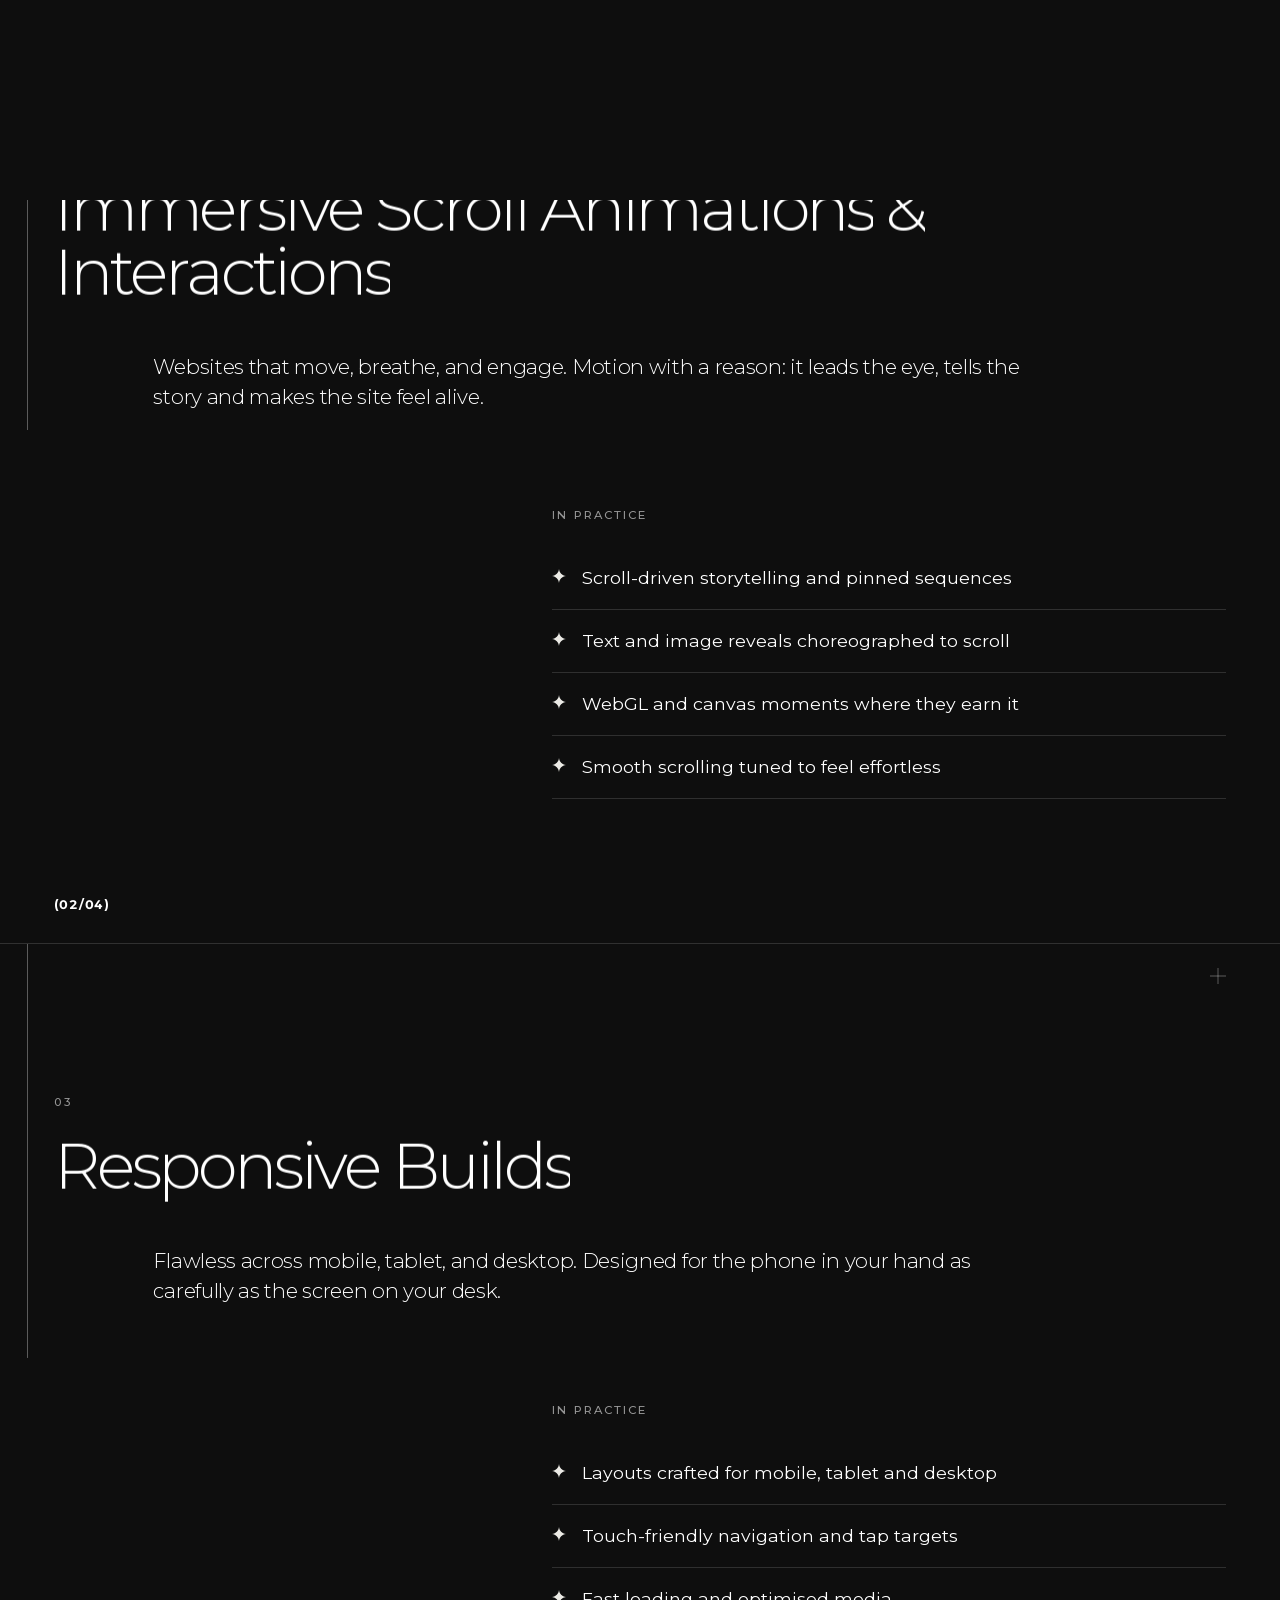
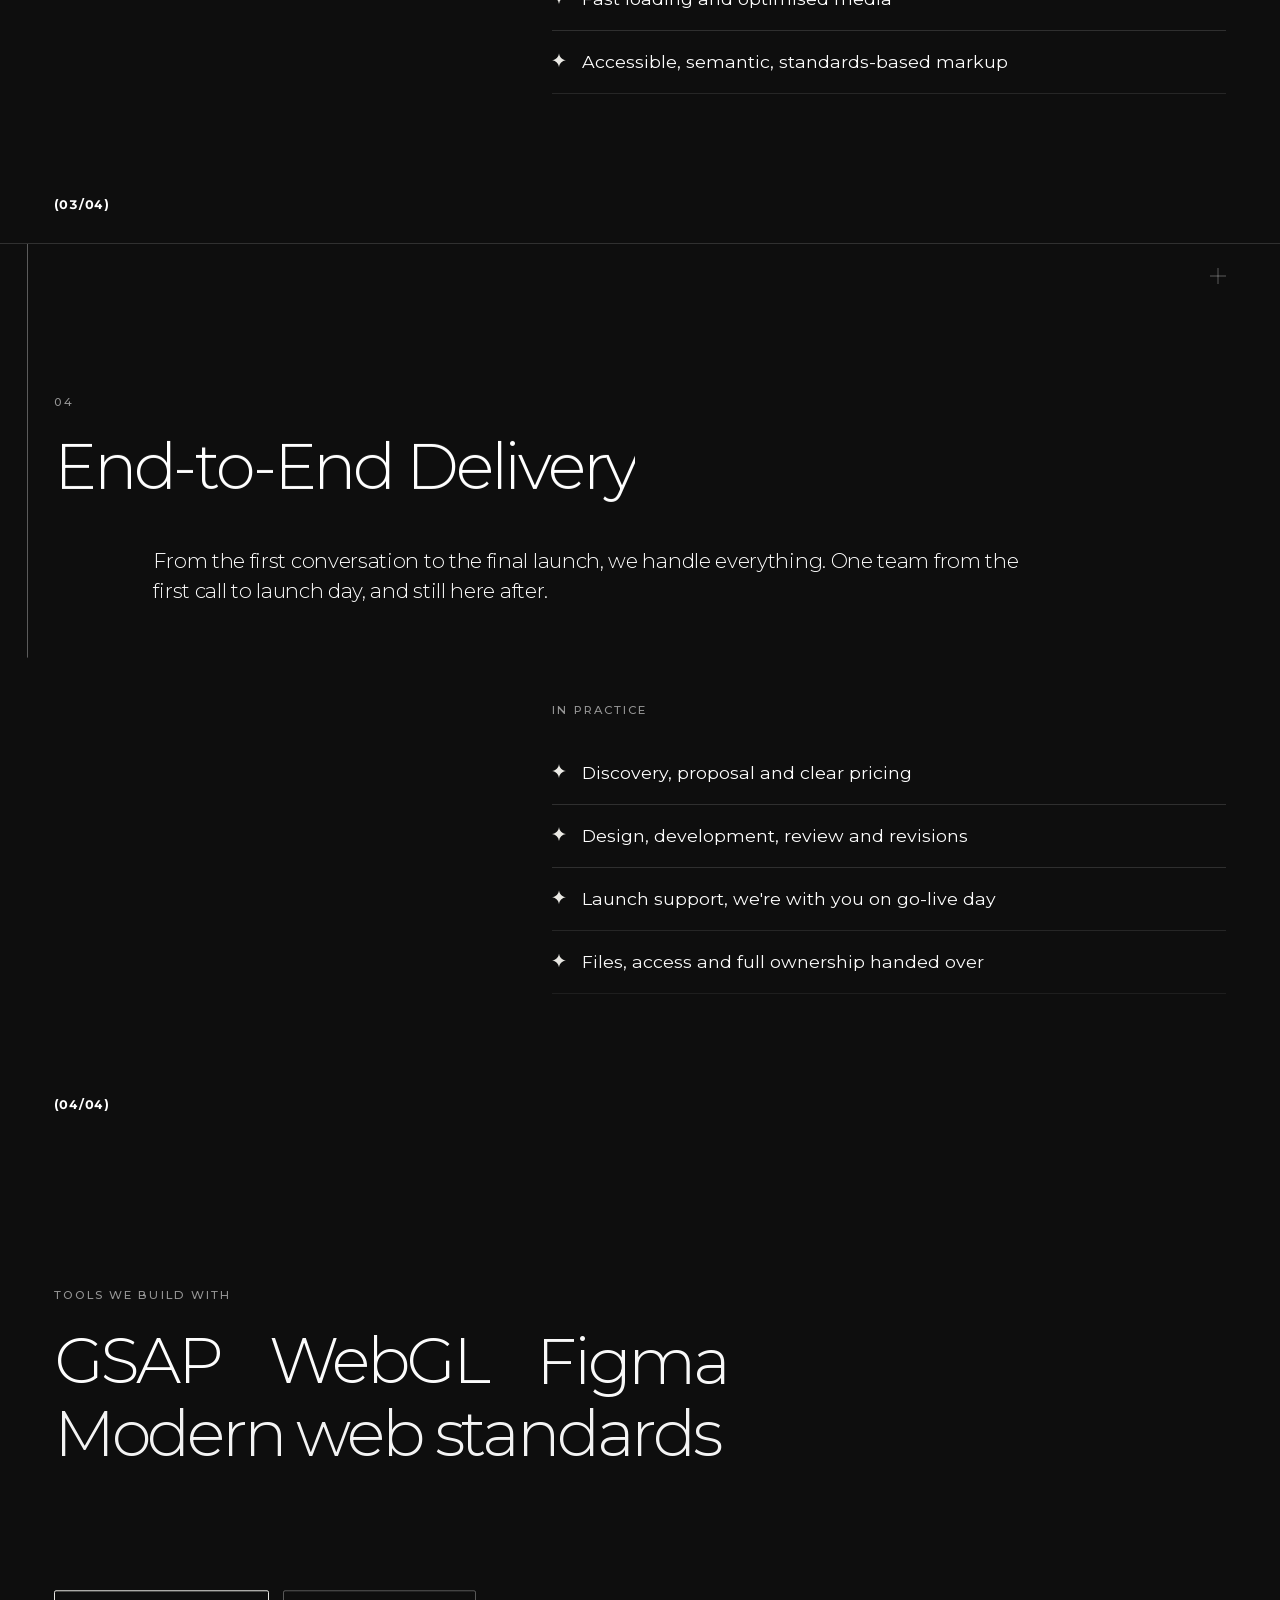
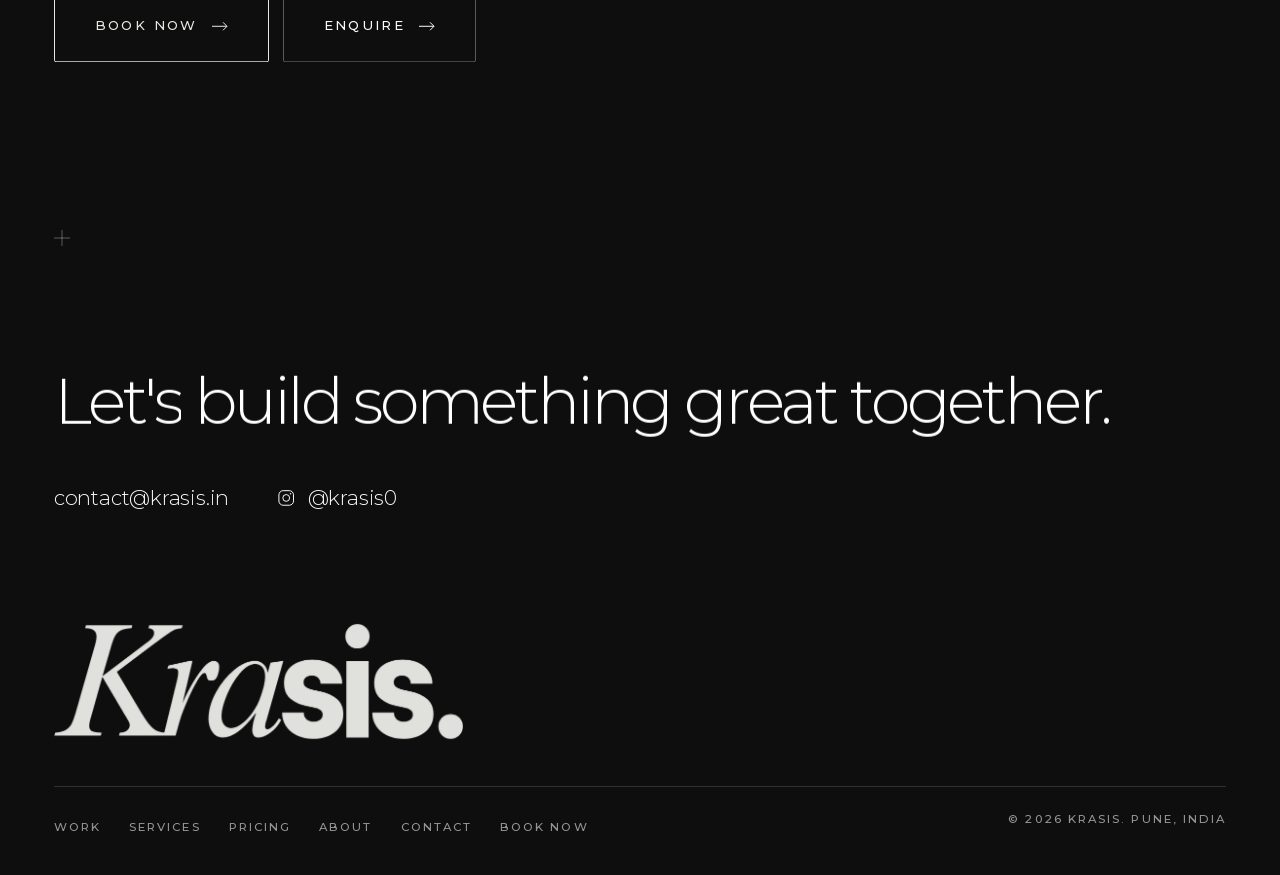
<file: services/index.html>
<!DOCTYPE html>
<!--
  Krasis — studio site shell.
  Open by double-clicking this file. Every view (Home, Work, Services,
  Process, Pricing, About, Contact, 404) is rendered into <main id="view"> by js/router.js.
  No modules, no fetch(): everything is classic deferred scripts so it runs from file://.
-->
<html lang="en">
<head>
  <meta charset="UTF-8">
  <meta name="viewport" content="width=device-width, initial-scale=1, viewport-fit=cover">
  <title>Services | Custom Website Design &amp; Development | Krasis</title>
  <meta name="description" content="Custom website design and development, immersive scroll animations, responsive builds and end-to-end delivery from Krasis, Pune.">
  <meta name="theme-color" content="#0e0e0e">
  <meta name="color-scheme" content="dark">
  <script>document.documentElement.className += " js";</script>
  <link rel="canonical" href="https://krasis.in/services/">
  <link rel="icon" type="image/png" href="../assets/og/favicon.png">
  <link rel="apple-touch-icon" href="../assets/og/favicon.png">

  <!-- Open Graph / Twitter -->
  <meta property="og:type" content="website">
  <meta property="og:site_name" content="Krasis">
  <meta property="og:title" content="Services | Custom Website Design &amp; Development | Krasis">
  <meta property="og:description" content="Custom website design and development, immersive scroll animations, responsive builds and end-to-end delivery from Krasis, Pune.">
  <meta property="og:url" content="https://krasis.in/services/">
  <meta property="og:image" content="https://krasis.in/assets/og/og-card.png">
  <meta name="twitter:card" content="summary_large_image">
  <meta name="twitter:image" content="https://krasis.in/assets/og/og-card.png">

  <!-- Fonts (self-hosted, display weights preloaded) -->
  <link rel="preload" href="../assets/fonts/montserrat-latin-var.woff2" as="font" type="font/woff2" crossorigin>
  <link rel="preload" href="../assets/fonts/instrument-serif-italic.woff2" as="font" type="font/woff2" crossorigin>

  <!-- Styles: tokens → base → layout → components → pages → animations -->
  <link rel="stylesheet" href="../css/tokens.css?v=20">
  <link rel="stylesheet" href="../css/base.css?v=20">
  <link rel="stylesheet" href="../css/layout.css?v=20">
  <link rel="stylesheet" href="../css/components.css?v=20">
  <link rel="stylesheet" href="../css/pages.css?v=20">
  <link rel="stylesheet" href="../css/animations.css?v=20">

  <script type="application/ld+json">
  {
    "@context": "https://schema.org",
    "@graph": [
      {
        "@type": "WebSite",
        "@id": "https://krasis.in/#website",
        "url": "https://krasis.in/",
        "name": "Krasis",
        "alternateName": ["Krasis Studio", "Krasis Web Design"],
        "publisher": { "@id": "https://krasis.in/#studio" }
      },
      {
        "@type": "ProfessionalService",
        "@id": "https://krasis.in/#studio",
        "name": "Krasis",
        "alternateName": "Krasis Studio",
        "description": "Boutique web design and development studio in Pune, India, building custom, cinematic, scroll-driven websites.",
        "url": "https://krasis.in/",
        "email": "contact@krasis.in",
        "image": "https://krasis.in/assets/og/og-card.png",
        "logo": "https://krasis.in/assets/logos/krasis.png",
        "address": { "@type": "PostalAddress", "addressLocality": "Pune", "addressRegion": "Maharashtra", "addressCountry": "IN" },
        "areaServed": "Worldwide",
        "knowsAbout": ["Web design", "Website development", "Scroll animation", "Responsive web design"],
        "sameAs": ["https://www.instagram.com/krasis0"],
        "makesOffer": [
          { "@type": "Offer", "name": "Standard website", "price": "20000", "priceCurrency": "INR" },
          { "@type": "Offer", "name": "Premium website", "price": "25000", "priceCurrency": "INR" }
        ]
      }
    ]
  }
  </script>
</head>
<body class="is-loading">
  <a class="skip-link" href="#view" data-skip>Skip to content</a>

  <noscript>
    <div class="noscript">
      <img src="../assets/logos/krasis.png" alt="Krasis" width="240" height="67">
      <p>This site is built around motion and needs JavaScript to run. Turn it on and reload, or reach us directly at
        <a href="mailto:contact@krasis.in">contact@krasis.in</a> or on Instagram
        <a href="https://www.instagram.com/krasis0">@krasis0</a>. Krasis, Pune, India.</p>
    </div>
  </noscript>

  <!-- Preloader (first visit only, see js/preloader.js) -->
  <div class="preloader" id="preloader" aria-hidden="true">
    <div class="preloader__line"><span></span><span></span></div>
    <div class="preloader__logo"><img src="../assets/logos/krasis.png" alt="" width="840" height="235"></div>
    <div class="preloader__count label">(<span data-count-out>000</span>/100)</div>
    <button class="preloader__skip label" type="button" tabindex="-1">Skip</button>
  </div>

  <!-- Navigation bar (mix-blend difference) -->
  <header class="nav" id="nav">
    <a class="nav__logo" href="/" data-route="" aria-label="Krasis, home">
      <img src="../assets/logos/krasis.png" alt="Krasis" width="840" height="235">
    </a>
    <div class="nav__right">
      <a class="nav__cta link-draw" href="/book/">Book now</a>
      <button class="nav__menu" type="button" aria-expanded="false" aria-controls="menu">
        <span class="nav__menu-label">Menu</span>
        <span class="nav__menu-icon" aria-hidden="true"><i></i><i></i></span>
      </button>
    </div>
  </header>

  <!-- Full-screen menu overlay -->
  <div class="menu" id="menu" role="dialog" aria-modal="true" aria-label="Site menu" hidden>
    <nav class="menu__nav" aria-label="Primary">
      <ul class="menu__list"></ul>
    </nav>
    <div class="menu__foot label">
      <button type="button" class="menu__copy" data-copy="contact@krasis.in">contact@krasis.in</button>
      <a href="https://www.instagram.com/krasis0" target="_blank" rel="noopener">Instagram krasis0</a>
      <span>Pune, India</span>
    </div>
  </div>

  <!-- Route content -->
  <main id="view" class="view" tabindex="-1">
    <!-- SEO:START (generated by tools/build-pages.js; replaced by the live view once JavaScript runs) -->
    <div class="seo-text"><nav aria-label="Site pages"><ul><li><a href="/">Home</a></li><li><a href="/work/">Work</a></li><li><a href="/services/">Services</a></li><li><a href="/process/">Process</a></li><li><a href="/pricing/">Pricing</a></li><li><a href="/about/">About</a></li><li><a href="/contact/">Contact</a></li><li><a href="/book/">Book now</a></li></ul></nav><h1>Services</h1><p>Krasis is a web development studio that builds custom, high-quality websites tailored to your brand. We don't do cookie-cutter templates or rushed builds. Every project we take on is designed from the ground up, built around who you are, what you offer, and the kind of impression you want to leave.</p><h3>Custom Website Design &amp; Development</h3><p>Fully built to your brand, not a template.</p><h3>Immersive Scroll Animations &amp; Interactions</h3><p>Websites that move, breathe, and engage.</p><h3>Responsive Builds</h3><p>Flawless across mobile, tablet, and desktop.</p><h3>End-to-End Delivery</h3><p>From the first conversation to the final launch, we handle everything.</p><p>Tools we build with: GSAP, WebGL, Figma, modern web standards.</p></div>
    <!-- SEO:END -->
  </main>

  <!-- Page transition panel -->
  <div class="transition" id="transition" aria-hidden="true">
    <img src="../assets/logos/krasis.png" alt="" width="840" height="235">
  </div>

  <!-- Custom cursor (fine pointer only) -->
  <div class="cursor" id="cursor" aria-hidden="true"><span class="cursor__label"></span></div>

  <!-- Toast -->
  <div class="toast label" id="toast" role="status" aria-live="polite"></div>

  <!--
    Script order (all classic + deferred, executed in this order):
    1. Vendor: GSAP core, ScrollTrigger, CustomEase, Lenis
    2. Config + data: config.js, data/seo.js, data/copy.js, data/projects.js
    3. Core helpers: utils.js (namespace, split text, reveals), ui.js (shared markup)
    4. Global systems: smooth-scroll, cursor, nav, preloader, squares, grid-lines, form
    5. Home sections: hero.js + sections/*
    6. Views: pages/*
    7. Router, then main.js (boot)
  -->
  <script defer src="../assets/vendor/gsap.min.js"></script>
  <script defer src="../assets/vendor/ScrollTrigger.min.js"></script>
  <script defer src="../assets/vendor/CustomEase.min.js"></script>
  <script defer src="../assets/vendor/lenis.min.js"></script>

  <script defer src="../js/config.js?v=20"></script>
  <script defer src="../js/data/seo.js?v=20"></script>
  <script defer src="../js/data/copy.js?v=20"></script>
  <script defer src="../js/data/projects.js?v=20"></script>

  <script defer src="../js/utils.js?v=20"></script>
  <script defer src="../js/reveal.js?v=20"></script>
  <script defer src="../js/ui.js?v=20"></script>

  <script defer src="../js/smooth-scroll.js?v=20"></script>
  <script defer src="../js/cursor.js?v=20"></script>
  <script defer src="../js/nav.js?v=20"></script>
  <script defer src="../js/preloader.js?v=20"></script>
  <script defer src="../js/squares.js?v=20"></script>
  <script defer src="../js/grid-lines.js?v=20"></script>
  <script defer src="../js/form.js?v=20"></script>

  <script defer src="../js/hero.js?v=20"></script>
  <script defer src="../js/sections/problem.js?v=20"></script>
  <script defer src="../js/sections/intro.js?v=20"></script>
  <script defer src="../js/sections/vision.js?v=21"></script>
  <script defer src="../js/sections/work.js?v=20"></script>
  <script defer src="../js/sections/process.js?v=20"></script>
  <script defer src="../js/sections/included.js?v=20"></script>
  <script defer src="../js/sections/pricing.js?v=20"></script>
  <script defer src="../js/sections/why.js?v=20"></script>
  <script defer src="../js/sections/cta.js?v=20"></script>

  <script defer src="../js/pages/home.js?v=20"></script>
  <script defer src="../js/pages/work.js?v=20"></script>
  <script defer src="../js/pages/services.js?v=20"></script>
  <script defer src="../js/pages/process.js?v=20"></script>
  <script defer src="../js/pages/pricing.js?v=20"></script>
  <script defer src="../js/pages/about.js?v=20"></script>
  <script defer src="../js/pages/contact.js?v=20"></script>
  <script defer src="../js/pages/notfound.js?v=20"></script>

  <script defer src="../js/router.js?v=20"></script>
  <script defer src="../js/main.js?v=20"></script>
</body>
</html>
</file>
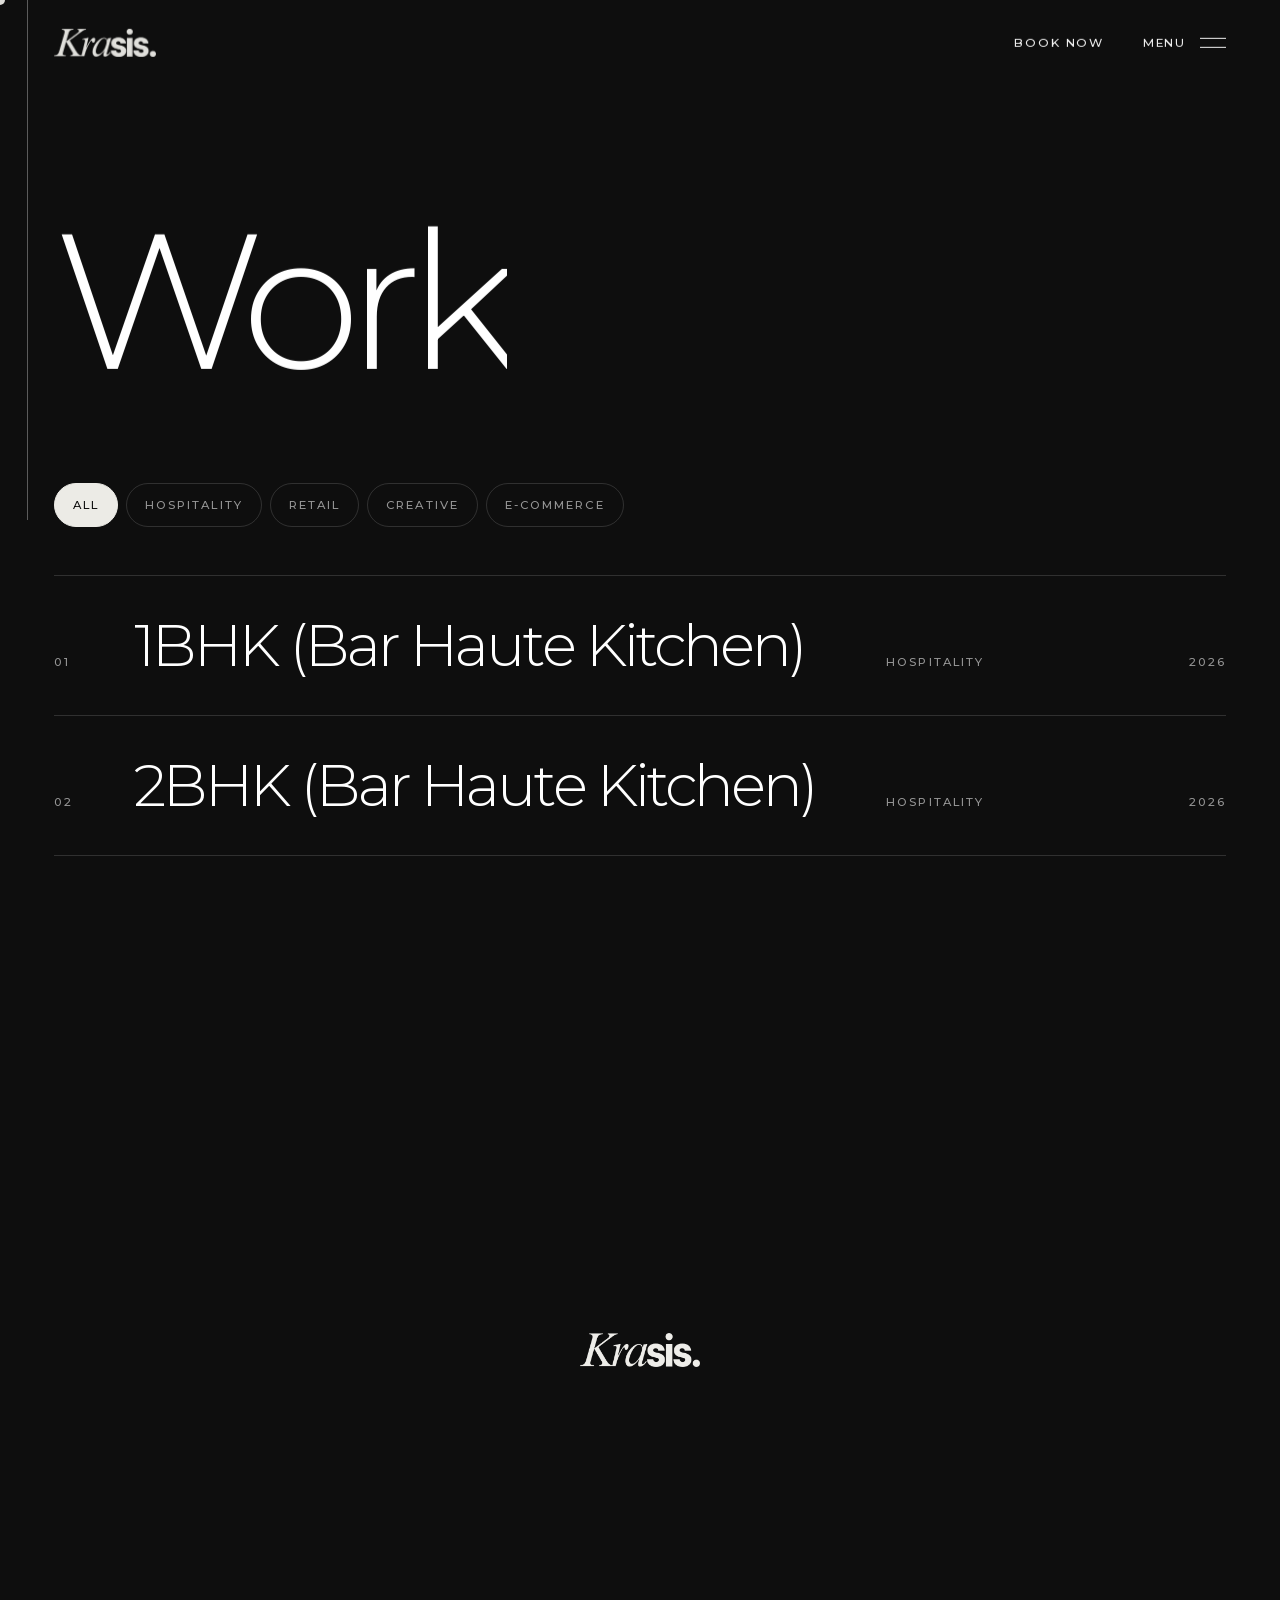
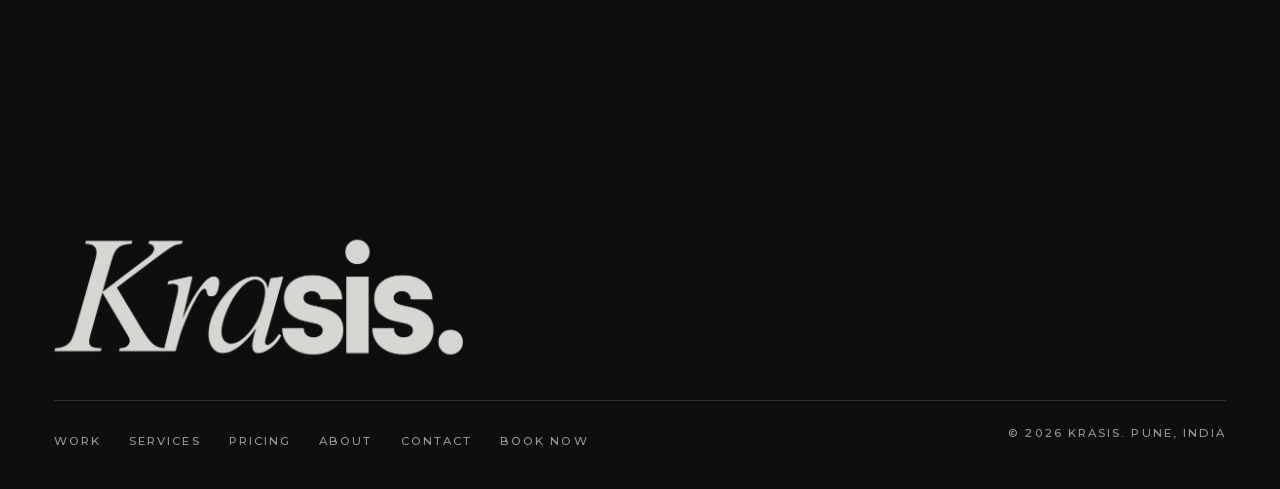
<file: work/index.html>
<!DOCTYPE html>
<!--
  Krasis — studio site shell.
  Open by double-clicking this file. Every view (Home, Work, Services,
  Process, Pricing, About, Contact, 404) is rendered into <main id="view"> by js/router.js.
  No modules, no fetch(): everything is classic deferred scripts so it runs from file://.
-->
<html lang="en">
<head>
  <meta charset="UTF-8">
  <meta name="viewport" content="width=device-width, initial-scale=1, viewport-fit=cover">
  <title>Our Work | Krasis, Web Design Studio in Pune</title>
  <meta name="description" content="Websites designed and built by Krasis, a Pune web design studio, for 1BHK, 2BHK, Ballr, Home Decor and Luminae.">
  <meta name="theme-color" content="#0e0e0e">
  <meta name="color-scheme" content="dark">
  <script>document.documentElement.className += " js";</script>
  <link rel="canonical" href="https://krasis.in/work/">
  <link rel="icon" type="image/png" href="../assets/og/favicon.png">
  <link rel="apple-touch-icon" href="../assets/og/favicon.png">

  <!-- Open Graph / Twitter -->
  <meta property="og:type" content="website">
  <meta property="og:site_name" content="Krasis">
  <meta property="og:title" content="Our Work | Krasis, Web Design Studio in Pune">
  <meta property="og:description" content="Websites designed and built by Krasis, a Pune web design studio, for 1BHK, 2BHK, Ballr, Home Decor and Luminae.">
  <meta property="og:url" content="https://krasis.in/work/">
  <meta property="og:image" content="https://krasis.in/assets/og/og-card.png">
  <meta name="twitter:card" content="summary_large_image">
  <meta name="twitter:image" content="https://krasis.in/assets/og/og-card.png">

  <!-- Fonts (self-hosted, display weights preloaded) -->
  <link rel="preload" href="../assets/fonts/montserrat-latin-var.woff2" as="font" type="font/woff2" crossorigin>
  <link rel="preload" href="../assets/fonts/instrument-serif-italic.woff2" as="font" type="font/woff2" crossorigin>

  <!-- Styles: tokens → base → layout → components → pages → animations -->
  <link rel="stylesheet" href="../css/tokens.css?v=20">
  <link rel="stylesheet" href="../css/base.css?v=20">
  <link rel="stylesheet" href="../css/layout.css?v=20">
  <link rel="stylesheet" href="../css/components.css?v=20">
  <link rel="stylesheet" href="../css/pages.css?v=20">
  <link rel="stylesheet" href="../css/animations.css?v=20">

  <script type="application/ld+json">
  {
    "@context": "https://schema.org",
    "@graph": [
      {
        "@type": "WebSite",
        "@id": "https://krasis.in/#website",
        "url": "https://krasis.in/",
        "name": "Krasis",
        "alternateName": ["Krasis Studio", "Krasis Web Design"],
        "publisher": { "@id": "https://krasis.in/#studio" }
      },
      {
        "@type": "ProfessionalService",
        "@id": "https://krasis.in/#studio",
        "name": "Krasis",
        "alternateName": "Krasis Studio",
        "description": "Boutique web design and development studio in Pune, India, building custom, cinematic, scroll-driven websites.",
        "url": "https://krasis.in/",
        "email": "contact@krasis.in",
        "image": "https://krasis.in/assets/og/og-card.png",
        "logo": "https://krasis.in/assets/logos/krasis.png",
        "address": { "@type": "PostalAddress", "addressLocality": "Pune", "addressRegion": "Maharashtra", "addressCountry": "IN" },
        "areaServed": "Worldwide",
        "knowsAbout": ["Web design", "Website development", "Scroll animation", "Responsive web design"],
        "sameAs": ["https://www.instagram.com/krasis0"],
        "makesOffer": [
          { "@type": "Offer", "name": "Standard website", "price": "20000", "priceCurrency": "INR" },
          { "@type": "Offer", "name": "Premium website", "price": "25000", "priceCurrency": "INR" }
        ]
      }
    ]
  }
  </script>
</head>
<body class="is-loading">
  <a class="skip-link" href="#view" data-skip>Skip to content</a>

  <noscript>
    <div class="noscript">
      <img src="../assets/logos/krasis.png" alt="Krasis" width="240" height="67">
      <p>This site is built around motion and needs JavaScript to run. Turn it on and reload, or reach us directly at
        <a href="mailto:contact@krasis.in">contact@krasis.in</a> or on Instagram
        <a href="https://www.instagram.com/krasis0">@krasis0</a>. Krasis, Pune, India.</p>
    </div>
  </noscript>

  <!-- Preloader (first visit only, see js/preloader.js) -->
  <div class="preloader" id="preloader" aria-hidden="true">
    <div class="preloader__line"><span></span><span></span></div>
    <div class="preloader__logo"><img src="../assets/logos/krasis.png" alt="" width="840" height="235"></div>
    <div class="preloader__count label">(<span data-count-out>000</span>/100)</div>
    <button class="preloader__skip label" type="button" tabindex="-1">Skip</button>
  </div>

  <!-- Navigation bar (mix-blend difference) -->
  <header class="nav" id="nav">
    <a class="nav__logo" href="/" data-route="" aria-label="Krasis, home">
      <img src="../assets/logos/krasis.png" alt="Krasis" width="840" height="235">
    </a>
    <div class="nav__right">
      <a class="nav__cta link-draw" href="/book/">Book now</a>
      <button class="nav__menu" type="button" aria-expanded="false" aria-controls="menu">
        <span class="nav__menu-label">Menu</span>
        <span class="nav__menu-icon" aria-hidden="true"><i></i><i></i></span>
      </button>
    </div>
  </header>

  <!-- Full-screen menu overlay -->
  <div class="menu" id="menu" role="dialog" aria-modal="true" aria-label="Site menu" hidden>
    <nav class="menu__nav" aria-label="Primary">
      <ul class="menu__list"></ul>
    </nav>
    <div class="menu__foot label">
      <button type="button" class="menu__copy" data-copy="contact@krasis.in">contact@krasis.in</button>
      <a href="https://www.instagram.com/krasis0" target="_blank" rel="noopener">Instagram krasis0</a>
      <span>Pune, India</span>
    </div>
  </div>

  <!-- Route content -->
  <main id="view" class="view" tabindex="-1">
    <!-- SEO:START (generated by tools/build-pages.js; replaced by the live view once JavaScript runs) -->
    <div class="seo-text"><nav aria-label="Site pages"><ul><li><a href="/">Home</a></li><li><a href="/work/">Work</a></li><li><a href="/services/">Services</a></li><li><a href="/process/">Process</a></li><li><a href="/pricing/">Pricing</a></li><li><a href="/about/">About</a></li><li><a href="/contact/">Contact</a></li><li><a href="/book/">Book now</a></li></ul></nav><h1>Work</h1><p>We have worked with countless brands including brands like:</p><ul><li>1BHK (Bar Haute Kitchen) (Hospitality): Cinematic hospitality website</li><li>2BHK (Bar Haute Kitchen) (Hospitality): Cinematic hospitality website</li><li>Ballr (Hospitality): Cinematic hospitality website</li><li>Home Decor (Retail): Retail website</li><li>Luminae (Retail): Candle brand website</li></ul></div>
    <!-- SEO:END -->
  </main>

  <!-- Page transition panel -->
  <div class="transition" id="transition" aria-hidden="true">
    <img src="../assets/logos/krasis.png" alt="" width="840" height="235">
  </div>

  <!-- Custom cursor (fine pointer only) -->
  <div class="cursor" id="cursor" aria-hidden="true"><span class="cursor__label"></span></div>

  <!-- Toast -->
  <div class="toast label" id="toast" role="status" aria-live="polite"></div>

  <!--
    Script order (all classic + deferred, executed in this order):
    1. Vendor: GSAP core, ScrollTrigger, CustomEase, Lenis
    2. Config + data: config.js, data/seo.js, data/copy.js, data/projects.js
    3. Core helpers: utils.js (namespace, split text, reveals), ui.js (shared markup)
    4. Global systems: smooth-scroll, cursor, nav, preloader, squares, grid-lines, form
    5. Home sections: hero.js + sections/*
    6. Views: pages/*
    7. Router, then main.js (boot)
  -->
  <script defer src="../assets/vendor/gsap.min.js"></script>
  <script defer src="../assets/vendor/ScrollTrigger.min.js"></script>
  <script defer src="../assets/vendor/CustomEase.min.js"></script>
  <script defer src="../assets/vendor/lenis.min.js"></script>

  <script defer src="../js/config.js?v=20"></script>
  <script defer src="../js/data/seo.js?v=20"></script>
  <script defer src="../js/data/copy.js?v=20"></script>
  <script defer src="../js/data/projects.js?v=20"></script>

  <script defer src="../js/utils.js?v=20"></script>
  <script defer src="../js/reveal.js?v=20"></script>
  <script defer src="../js/ui.js?v=20"></script>

  <script defer src="../js/smooth-scroll.js?v=20"></script>
  <script defer src="../js/cursor.js?v=20"></script>
  <script defer src="../js/nav.js?v=20"></script>
  <script defer src="../js/preloader.js?v=20"></script>
  <script defer src="../js/squares.js?v=20"></script>
  <script defer src="../js/grid-lines.js?v=20"></script>
  <script defer src="../js/form.js?v=20"></script>

  <script defer src="../js/hero.js?v=20"></script>
  <script defer src="../js/sections/problem.js?v=20"></script>
  <script defer src="../js/sections/intro.js?v=20"></script>
  <script defer src="../js/sections/vision.js?v=21"></script>
  <script defer src="../js/sections/work.js?v=20"></script>
  <script defer src="../js/sections/process.js?v=20"></script>
  <script defer src="../js/sections/included.js?v=20"></script>
  <script defer src="../js/sections/pricing.js?v=20"></script>
  <script defer src="../js/sections/why.js?v=20"></script>
  <script defer src="../js/sections/cta.js?v=20"></script>

  <script defer src="../js/pages/home.js?v=20"></script>
  <script defer src="../js/pages/work.js?v=20"></script>
  <script defer src="../js/pages/services.js?v=20"></script>
  <script defer src="../js/pages/process.js?v=20"></script>
  <script defer src="../js/pages/pricing.js?v=20"></script>
  <script defer src="../js/pages/about.js?v=20"></script>
  <script defer src="../js/pages/contact.js?v=20"></script>
  <script defer src="../js/pages/notfound.js?v=20"></script>

  <script defer src="../js/router.js?v=20"></script>
  <script defer src="../js/main.js?v=20"></script>
</body>
</html>
</file>
<file: css/tokens.css>
/* tokens.css — design tokens and self-hosted font faces. Loaded first; everything else reads these variables. */

@font-face {
  font-family: "Montserrat";
  font-style: normal;
  font-weight: 300 700;
  font-display: swap;
  src: url("../assets/fonts/montserrat-latin-var.woff2") format("woff2");
  unicode-range: U+0000-00FF, U+0131, U+0152-0153, U+02BB-02BC, U+02C6, U+02DA, U+02DC, U+0304, U+0308, U+0329, U+2000-206F, U+20AC, U+2122, U+2191, U+2193, U+2212, U+2215, U+FEFF, U+FFFD;
}
@font-face {
  font-family: "Montserrat";
  font-style: normal;
  font-weight: 300 700;
  font-display: swap;
  src: url("../assets/fonts/montserrat-latin-ext-var.woff2") format("woff2");
  unicode-range: U+0100-02BA, U+02BD-02C5, U+02C7-02CC, U+02CE-02D7, U+02DD-02FF, U+1E00-1E9F, U+2020, U+20A0-20AB, U+20AD-20C4, U+2113, U+A720-A7FF;
}
@font-face {
  font-family: "Instrument Serif";
  font-style: italic;
  font-weight: 400;
  font-display: swap;
  src: url("../assets/fonts/instrument-serif-italic.woff2") format("woff2");
}
@font-face {
  font-family: "Instrument Serif";
  font-style: normal;
  font-weight: 400;
  font-display: swap;
  src: url("../assets/fonts/instrument-serif-regular.woff2") format("woff2");
}

:root {
  /* Colour */
  --bg: #0e0e0e;
  --bg-raised: #151515;
  --bg-band: #1a1a1a;
  --line: rgba(255, 255, 255, 0.14);
  --line-strong: rgba(255, 255, 255, 0.32);
  --text: #ffffff;
  --text-warm: #ecebe6;
  --text-body: rgba(255, 255, 255, 0.78);
  --text-mute: rgba(255, 255, 255, 0.56); /* 0.48 per brief fails 4.5:1 on #0e0e0e at small sizes; 0.56 passes */
  --text-faint: rgba(255, 255, 255, 0.2);
  --accent: #e8365d;

  /* Type */
  --font-sans: "Montserrat", "Helvetica Neue", Arial, sans-serif;
  --font-serif: "Instrument Serif", "Times New Roman", serif;
  --fs-hero: 13vw;
  --fs-h1: clamp(3.4rem, 7vw, 9.5rem);
  --fs-h2: clamp(2.4rem, 5vw, 6.8rem);
  --fs-h3: clamp(1.4rem, 2vw, 2.4rem);
  --fs-lead: clamp(1.25rem, 1.6vw, 1.75rem);
  --fs-body: clamp(1rem, 0.96rem + 0.18vw, 1.125rem);
  --fs-label: 0.72rem;
  --track-display: -0.05em;
  --track-label: 0.18em;

  /* Layout */
  --container: 1440px;
  --margin: clamp(20px, 4.2vw, 64px);
  --gutter: 24px;
  --section-pad: clamp(120px, 16vh, 220px);
  --nav-h: 88px;

  /* Radius */
  --r-btn: 2px;
  --r-media: 20px;

  /* Motion (mirrored in js/utils.js as CustomEase curves) */
  --ease-out: cubic-bezier(0.16, 1, 0.3, 1);
  --ease-inout: cubic-bezier(0.76, 0, 0.24, 1);
  --dur: 1.2s;

  /* Safe areas */
  --safe-top: env(safe-area-inset-top, 0px);
  --safe-bottom: env(safe-area-inset-bottom, 0px);
}

@media (min-width: 768px) {
  :root { --fs-hero: clamp(3.4rem, 7.4vw, 8.75rem); }
}
</file>
<file: css/base.css>
/* base.css — reset, typography primitives, focus/selection, accessibility helpers. Depends on tokens.css. */

*, *::before, *::after { box-sizing: border-box; }
[hidden] { display: none !important; }
html, body { margin: 0; padding: 0; }
html {
  -webkit-text-size-adjust: 100%;
  text-size-adjust: 100%;
  background: var(--bg);
}
html.lenis, html.lenis body { height: auto; }
.lenis.lenis-smooth { scroll-behavior: auto !important; }
.lenis.lenis-stopped { overflow: hidden; }

body {
  background: var(--bg);
  color: var(--text-body);
  font-family: var(--font-sans);
  font-size: var(--fs-body);
  font-weight: 400;
  line-height: 1.7;
  -webkit-font-smoothing: antialiased;
  -moz-osx-font-smoothing: grayscale;
  overflow-x: hidden;
  overflow-x: clip;
}
body.is-loading { overflow: hidden; }

img, svg, video, canvas { display: block; max-width: 100%; }
img { height: auto; }
a { color: inherit; text-decoration: none; }
button { font: inherit; color: inherit; background: none; border: 0; padding: 0; cursor: pointer; }
input, textarea, select { font: inherit; color: inherit; }
ul, ol { list-style: none; margin: 0; padding: 0; }
h1, h2, h3, h4, p, figure, blockquote { margin: 0; }

::selection { background: var(--accent); color: #fff; }

:focus { outline: none; }
:focus-visible {
  outline: 1px solid var(--accent);
  outline-offset: 4px;
}

/* ---------- Type primitives ---------- */
.display, .h1, .h2, .h3 {
  font-family: var(--font-sans);
  font-weight: 300;
  color: var(--text);
  letter-spacing: var(--track-display);
  line-height: 0.96;
}
.h1 { font-size: var(--fs-h1); }
.h2 { font-size: var(--fs-h2); line-height: 1; }
.h3 { font-size: var(--fs-h3); line-height: 1.12; letter-spacing: -0.03em; }
.upper { text-transform: uppercase; }

.lead {
  font-size: var(--fs-lead);
  font-weight: 300;
  line-height: 1.45;
  color: var(--text);
  letter-spacing: -0.015em;
}
.body { max-width: 62ch; color: var(--text-body); }
.body + .body { margin-top: 1.4em; }
.mute { color: var(--text-mute); }

.label {
  font-family: var(--font-sans);
  font-size: var(--fs-label);
  font-weight: 500;
  text-transform: uppercase;
  letter-spacing: var(--track-label);
  line-height: 1.4;
  color: var(--text-mute);
}

.serif {
  font-family: var(--font-serif);
  font-style: italic;
  font-weight: 400;
  letter-spacing: -0.01em;
}

/* ---------- Accessibility ---------- */
.sr-only {
  position: absolute !important;
  width: 1px; height: 1px;
  padding: 0; margin: -1px;
  overflow: hidden; clip: rect(0 0 0 0);
  white-space: nowrap; border: 0;
}
.skip-link {
  position: fixed;
  top: 12px; left: 12px;
  z-index: 1000;
  padding: 12px 18px;
  background: var(--text-warm);
  color: var(--bg);
  font-size: 0.85rem;
  border-radius: var(--r-btn);
  transform: translateY(-200%);
  transition: transform 0.4s var(--ease-out);
}
.skip-link:focus-visible { transform: none; }

.noscript {
  position: fixed; inset: 0; z-index: 2000;
  display: grid; place-content: center; gap: 32px;
  padding: var(--margin);
  background: var(--bg);
  color: var(--text-body);
  max-width: 62ch; margin: 0 auto;
}
.noscript a { text-decoration: underline; color: var(--text); }

@media (prefers-reduced-motion: reduce) {
  *, *::before, *::after {
    animation-duration: 0.01ms !important;
    animation-iteration-count: 1 !important;
    scroll-behavior: auto !important;
  }
}

/* Desktop-only manual line breaks in display headlines (see K.brk) */
.br-d { display: none; }
@media (min-width: 1024px) { .br-d { display: inline; } }

/* Crawler-readable copy baked into each page's HTML (tools/build-pages.js). With JavaScript on,
   the live view replaces it on boot; hiding it first stops it flashing unstyled. */
.js .seo-text { display: none; }
.seo-text { max-width: 62ch; margin: 0 auto; padding: calc(var(--nav-h) + 48px) var(--margin) 96px; }
.seo-text h1, .seo-text h2 { color: var(--text); font-weight: 300; line-height: 1.1; margin: 1.4em 0 0.5em; }
.seo-text a { text-decoration: underline; }
</file>
<file: css/layout.css>
/* layout.css — container, 12-col grid, sections and the signature devices (rules, "+" markers, counters, dot grids, bands, glow). */

.container {
  width: 100%;
  max-width: calc(var(--container) + var(--margin) * 2);
  margin: 0 auto;
  padding-left: calc(var(--margin) + env(safe-area-inset-left, 0px));
  padding-right: calc(var(--margin) + env(safe-area-inset-right, 0px));
}

.grid {
  display: grid;
  grid-template-columns: repeat(12, minmax(0, 1fr));
  column-gap: var(--gutter);
}
/* Mobile: everything spans full width; desktop placements kick in at 1024 */
.grid > * { grid-column: 1 / -1; }
@media (min-width: 1024px) {
  .c-1-9  { grid-column: 1 / 10 !important; }
  .c-1-8  { grid-column: 1 / 9 !important; }
  .c-1-7  { grid-column: 1 / 8 !important; }
  .c-1-6  { grid-column: 1 / 7 !important; }
  .c-1-5  { grid-column: 1 / 6 !important; }
  .c-2-10 { grid-column: 2 / 11 !important; }
  .c-2-12 { grid-column: 2 / 13 !important; }
  .c-1-12 { grid-column: 1 / 13 !important; }
  .c-2-7  { grid-column: 2 / 8 !important; }
  .c-2-6  { grid-column: 2 / 7 !important; }
  .c-5-11 { grid-column: 5 / 12 !important; }
  .c-6-12 { grid-column: 6 / 13 !important; }
  .c-7-12 { grid-column: 7 / 13 !important; }
  .c-7-11 { grid-column: 7 / 12 !important; }
  .c-8-12 { grid-column: 8 / 13 !important; }
}
@media (min-width: 768px) and (max-width: 1023px) {
  .c-5-11, .c-6-12, .c-7-12, .c-7-11, .c-8-12 { grid-column: 3 / -1 !important; }
}

.section {
  position: relative;
  padding-top: var(--section-pad);
  padding-bottom: var(--section-pad);
}
.section--tight { padding-top: calc(var(--section-pad) * 0.6); padding-bottom: calc(var(--section-pad) * 0.6); }
.section + .section { border-top: 0; }

.stack-sm > * + * { margin-top: 16px; }
.stack > * + * { margin-top: 32px; }
.stack-lg > * + * { margin-top: 64px; }
.mt-s { margin-top: 24px; }
.mt-m { margin-top: 48px; }
.mt-l { margin-top: 96px; }
.mt-xl { margin-top: clamp(96px, 14vh, 160px); }

/* ---------- Vertical timeline rule ---------- */
.rule-y {
  position: absolute;
  top: 0;
  left: calc(var(--margin) * 0.5); /* sits in the gutter so it never cuts through display type */
  width: 1px;
  height: min(46%, 520px);
  background: var(--line-strong);
  transform-origin: top;
  pointer-events: none;
}
@media (min-width: 1488px) {
  .rule-y { left: calc((100vw - var(--container)) / 2 - 24px); }
}
.rule-x {
  display: block;
  width: 100%;
  height: 1px;
  background: var(--line);
  transform-origin: left;
}

/* ---------- "+" markers ---------- */
.plus {
  position: absolute;
  width: 16px;
  height: 16px;
  pointer-events: none;
  color: var(--line-strong);
}
.plus::before, .plus::after {
  content: "";
  position: absolute;
  background: currentColor;
}
.plus::before { left: 50%; top: 0; width: 1px; height: 100%; transform: translateX(-50%); }
.plus::after  { top: 50%; left: 0; height: 1px; width: 100%; transform: translateY(-50%); }
.plus--accent { color: var(--accent); width: 18px; height: 18px; }
.plus--tl { top: 24px; left: var(--margin); }
.plus--tr { top: 24px; right: var(--margin); }
.plus--bl { bottom: 24px; left: var(--margin); }
.plus--br { bottom: 24px; right: var(--margin); }

/* ---------- Section counters ---------- */
.counter {
  position: absolute;
  left: var(--margin);
  bottom: 28px;
  font-size: 0.78rem;
  font-weight: 700;
  letter-spacing: 0.06em;
  color: var(--text);
  font-variant-numeric: tabular-nums;
}
.counter--with-plus { padding-left: 32px; }
.counter--with-plus::before {
  content: "+";
  position: absolute; left: 0; top: 50%;
  transform: translateY(-52%);
  font-weight: 300;
  font-size: 1.1rem;
  color: var(--text-mute);
}

/* ---------- Texture ---------- */
.dots {
  position: absolute;
  pointer-events: none;
  background-image: radial-gradient(rgba(255, 255, 255, 0.16) 1px, transparent 1.2px);
  background-size: 21px 21px;
  -webkit-mask-image: radial-gradient(closest-side, #000 40%, transparent);
  mask-image: radial-gradient(closest-side, #000 40%, transparent);
}

.glow {
  position: absolute;
  pointer-events: none;
  width: 70vmax;
  height: 70vmax;
  border-radius: 50%;
  background: radial-gradient(closest-side, rgba(26, 26, 26, 0.95), rgba(26, 26, 26, 0));
}

/* Large slashed diagonal bands behind the hero */
.bands {
  position: absolute;
  inset: 0;
  overflow: hidden;
  pointer-events: none;
}
.band {
  position: absolute;
  background: var(--bg-band);
  opacity: 0.85;
  will-change: transform;
}
.band--a {
  width: 44vw; height: 180vh;
  left: 52%; top: -40vh;
  transform: skewX(-32deg);
}
.band--b {
  width: 22vw; height: 180vh;
  left: 82%; top: -30vh;
  transform: skewX(32deg);
  opacity: 0.55;
}
.band--c {
  width: 12vw; height: 140vh;
  left: 30%; top: 10vh;
  transform: skewX(-32deg);
  opacity: 0.35;
}
</file>
<file: css/components.css>
/* components.css — shared pieces: preloader, nav, menu, transition, cursor, toast, buttons, logo slots, placeholders, star, footer. */

/* ---------- Logo element (renders supplied files only) ---------- */
.logo { display: inline-block; line-height: 0; }
.logo img { width: 100%; height: auto; }
.logo-slot {
  display: inline-flex;
  align-items: center;
  justify-content: center;
  min-height: 72px;
  padding: 16px 20px;
  border: 1px dashed var(--line-strong);
  border-radius: var(--r-btn);
  font-size: 0.7rem;
  letter-spacing: 0.08em;
  color: var(--text-mute);
  text-align: center;
  line-height: 1.4;
}

/* Placeholder content the client must replace */
.ph {
  position: relative;
  display: grid;
  place-content: center;
  gap: 8px;
  text-align: center;
  background-color: var(--bg-raised);
  background-image:
    linear-gradient(var(--line) 1px, transparent 1px),
    linear-gradient(90deg, var(--line) 1px, transparent 1px);
  background-size: 48px 48px;
  background-position: -1px -1px;
  color: var(--text-mute);
  overflow: hidden;
}
.ph__label { font-size: 0.72rem; letter-spacing: 0.16em; text-transform: uppercase; font-weight: 500; }
.ph__hint { font-size: 0.7rem; opacity: 0.7; }
.ph-tag {
  display: inline-block;
  margin-left: 8px;
  padding: 2px 6px;
  border: 1px dashed var(--line-strong);
  border-radius: var(--r-btn);
  font-size: 0.6rem;
  letter-spacing: 0.14em;
  text-transform: uppercase;
  color: var(--text-mute);
  vertical-align: middle;
}
html.hide-ph .ph-tag { display: none; }

/* ---------- Split text masks ---------- */
.sw { display: inline-block; overflow: hidden; vertical-align: top; padding-bottom: 0.12em; margin-bottom: -0.12em; }
.sw > .si { display: inline-block; will-change: transform; }
.wo { display: inline; } /* word for opacity scrub */

/* ---------- Four-point star ---------- */
.star { display: inline-block; width: 14px; height: 14px; flex: none; color: var(--text-warm); }
.star svg { width: 100%; height: 100%; }
.dot-accent { display: inline-block; width: 6px; height: 6px; border-radius: 50%; background: var(--accent); flex: none; }

/* ---------- Buttons ---------- */
.btn {
  position: relative;
  display: inline-flex;
  align-items: center;
  gap: 14px;
  min-height: 52px;
  padding: 0 26px;
  border: 1px solid var(--text-warm);
  border-radius: var(--r-btn);
  color: var(--text-warm);
  font-size: 0.74rem;
  font-weight: 500;
  letter-spacing: 0.18em;
  text-transform: uppercase;
  overflow: hidden;
  isolation: isolate;
  transition: color 0.6s var(--ease-out);
}
.btn::before {
  content: "";
  position: absolute;
  inset: 0;
  z-index: -1;
  background: var(--text-warm);
  transform: scaleY(0);
  transform-origin: bottom;
  transition: transform 0.6s var(--ease-out);
}
.btn:hover, .btn:focus-visible { color: var(--bg); }
.btn:hover::before, .btn:focus-visible::before { transform: scaleY(1); }
.btn__arrow { width: 16px; height: 10px; transition: transform 0.6s var(--ease-out); }
.btn:hover .btn__arrow { transform: translateX(4px); }
.btn__dot {
  position: absolute; top: 8px; right: 8px;
  width: 4px; height: 4px; border-radius: 50%;
  background: var(--accent);
  opacity: 0;
  transition: opacity 0.4s;
}
.btn:hover .btn__dot, .btn:focus-visible .btn__dot { opacity: 1; }
.btn--lg { min-height: 72px; padding: 0 40px; font-size: 0.82rem; }
.btn--ghost { border-color: var(--line-strong); color: var(--text); }
.btn-row { display: flex; flex-wrap: wrap; gap: 14px; }

.link-draw { position: relative; display: inline-block; }
.link-draw::after {
  content: "";
  position: absolute; left: 0; right: 0; bottom: -3px;
  height: 1px;
  background: currentColor;
  transform: scaleX(0);
  transform-origin: right;
  transition: transform 0.6s var(--ease-out);
}
.link-draw:hover::after, .link-draw:focus-visible::after { transform: scaleX(1); transform-origin: left; }

/* ---------- Preloader ---------- */
.preloader {
  position: fixed; inset: 0; z-index: 900;
  background: var(--bg);
  display: none;
  clip-path: inset(0 0 0 0);
}
.preloader.is-on { display: block; }
.preloader__line { position: absolute; top: 50%; left: var(--margin); right: var(--margin); height: 1px; display: flex; }
.preloader__line span { flex: 1; height: 1px; background: var(--text-warm); transform: scaleX(0); }
.preloader__line span:first-child { transform-origin: left; }
.preloader__line span:last-child { transform-origin: left; }
.preloader__logo {
  position: absolute; left: 50%; top: 50%;
  width: clamp(180px, 30vw, 420px);
  transform: translate(-50%, -50%);
  clip-path: inset(0 50% 0 50%);
}
.preloader__count {
  position: absolute;
  left: var(--margin);
  bottom: calc(28px + var(--safe-bottom));
  color: var(--text);
  font-weight: 700;
  font-variant-numeric: tabular-nums;
}
.preloader__skip { position: absolute; right: var(--margin); bottom: calc(24px + var(--safe-bottom)); padding: 8px 0; }
.preloader__skip:hover { color: var(--text); }

/* ---------- Navigation ---------- */
.nav {
  position: fixed;
  top: 0; left: 0; right: 0;
  z-index: 600;
  height: calc(var(--nav-h) + var(--safe-top));
  padding: var(--safe-top) var(--margin) 0;
  display: flex;
  align-items: center;
  justify-content: space-between;
  mix-blend-mode: difference;
  color: #fff;
  will-change: transform;
}
.nav__logo { width: clamp(96px, 8vw, 116px); display: block; }
.nav__logo img { width: 100%; }
.nav__right { display: flex; align-items: center; gap: clamp(20px, 3vw, 44px); }
.nav__cta { font-size: 0.74rem; font-weight: 500; letter-spacing: 0.16em; text-transform: uppercase; }
.nav__menu {
  display: inline-flex; align-items: center; gap: 14px;
  min-height: 48px;
  font-size: 0.74rem; font-weight: 500; letter-spacing: 0.16em; text-transform: uppercase;
}
.nav__menu-icon { position: relative; width: 26px; height: 10px; }
.nav__menu-icon i {
  position: absolute; left: 0; right: 0; height: 1px; background: currentColor;
  transition: transform 0.6s var(--ease-out), top 0.6s var(--ease-out);
}
.nav__menu-icon i:first-child { top: 0; }
.nav__menu-icon i:last-child { top: 9px; }
.menu-open .nav__menu-icon i:first-child { top: 5px; transform: rotate(45deg); }
.menu-open .nav__menu-icon i:last-child { top: 5px; transform: rotate(-45deg); }
@media (max-width: 560px) { .nav__cta { display: none; } }

/* ---------- Menu overlay ---------- */
.menu {
  position: fixed; inset: 0; z-index: 550;
  background: var(--bg);
  display: flex; flex-direction: column; justify-content: space-between;
  padding: calc(var(--nav-h) + var(--safe-top) + 4vh) var(--margin) calc(28px + var(--safe-bottom));
  clip-path: circle(0% at 100% 0%);
}
.menu[hidden] { display: none; }
.menu__list { display: flex; flex-direction: column; }
.menu__item { overflow: hidden; }
.menu__link {
  display: inline-flex; align-items: baseline; gap: 18px;
  font-size: clamp(2.4rem, min(9vw, 9.4vh), 9.5rem); /* seven lines always fit the viewport height */
  font-weight: 300;
  letter-spacing: -0.055em;
  line-height: 0.98;
  color: var(--text);
  transition: opacity 0.5s var(--ease-out), transform 0.6s var(--ease-out);
}
.menu__link small { font-size: 0.72rem; letter-spacing: 0.12em; color: var(--text-mute); font-weight: 500; }
.menu__link.is-active small { color: var(--accent); }
.menu__list.is-hovering .menu__link { opacity: 0.3; }
.menu__list.is-hovering .menu__link:hover, .menu__list.is-hovering .menu__link:focus-visible { opacity: 1; transform: translateX(24px); }
.menu__foot { display: flex; flex-wrap: wrap; gap: 12px 40px; color: var(--text-body); }
.menu__foot a:hover, .menu__copy:hover { color: var(--text); }
.menu__copy { font: inherit; letter-spacing: inherit; text-transform: inherit; min-height: 32px; }

/* ---------- Page transition ---------- */
.transition {
  position: fixed; inset: 0; z-index: 800;
  background: var(--bg);
  display: grid; place-items: center;
  transform: translate(0, 100%);
  pointer-events: none;
}
.transition img { width: 120px; }

/* ---------- Cursor ---------- */
.cursor {
  position: fixed; left: 0; top: 0; z-index: 950;
  width: 10px; height: 10px;
  margin: -5px 0 0 -5px;
  border-radius: 50%;
  background: var(--text-warm);
  mix-blend-mode: difference;
  pointer-events: none;
  display: none;
  transition: width 0.5s var(--ease-out), height 0.5s var(--ease-out), margin 0.5s var(--ease-out), background 0.3s;
}
.has-cursor .cursor { display: grid; place-items: center; }
.cursor__label {
  font-size: 0.6rem; font-weight: 600; letter-spacing: 0.14em; text-transform: uppercase;
  color: var(--bg); opacity: 0; white-space: nowrap;
  transition: opacity 0.3s;
}
.cursor.is-label { width: 64px; height: 64px; margin: -32px 0 0 -32px; }
.cursor.is-label .cursor__label { opacity: 1; }
.cursor.is-wide { width: 104px; height: 104px; margin: -52px 0 0 -52px; }
.cursor.is-plus { width: 22px; height: 22px; margin: -11px 0 0 -11px; background: transparent; }
.cursor.is-plus::before, .cursor.is-plus::after { content: ""; position: absolute; background: var(--text-warm); }
.cursor.is-plus::before { width: 1px; height: 100%; left: 50%; }
.cursor.is-plus::after { height: 1px; width: 100%; top: 50%; }
.cursor.is-hidden { opacity: 0; }

/* ---------- Toast ---------- */
.toast {
  position: fixed; left: 50%; bottom: calc(28px + var(--safe-bottom)); z-index: 960;
  padding: 12px 18px;
  background: var(--text-warm); color: var(--bg);
  border-radius: var(--r-btn);
  transform: translate(-50%, 20px);
  opacity: 0;
  pointer-events: none;
  transition: opacity 0.4s var(--ease-out), transform 0.6s var(--ease-out);
}
.toast.is-on { opacity: 1; transform: translate(-50%, 0); }

/* ---------- Pricing panels ---------- */
.plans { display: grid; gap: var(--gutter); }
@media (min-width: 900px) { .plans { grid-template-columns: 1fr 1fr; } }
.plan {
  position: relative;
  display: flex; flex-direction: column;
  padding: clamp(28px, 3.6vw, 56px);
  border: 1px solid var(--line);
}
.plan--premium { background: var(--bg-raised); }
.plan__name { color: var(--text); }
.plan__price {
  margin-top: 28px;
  font-size: clamp(3rem, 5.4vw, 6rem);
  font-weight: 300;
  letter-spacing: -0.05em;
  line-height: 1;
  color: var(--text);
  font-variant-numeric: tabular-nums;
  white-space: nowrap;
}
.plan__price sup { font-size: 0.4em; vertical-align: top; position: relative; top: 0.25em; color: var(--text-mute); }
.plan__note { margin-top: 16px; font-family: var(--font-serif); font-style: italic; font-size: 1.35rem; color: var(--text-warm); }
.plan__list { margin-top: 40px; border-top: 1px solid var(--line); }
.plan__list li {
  display: flex; align-items: flex-start; gap: 14px;
  padding: 14px 0;
  border-bottom: 1px solid var(--line);
  color: var(--text-body);
  font-size: 0.95rem;
  line-height: 1.55;
}
.plan__list .star { margin-top: 5px; }
.plan__list li.is-extra { color: var(--text); }
.plan__list li .dot-accent { margin-top: 9px; margin-left: auto; }
.plan__cta { margin-top: auto; padding-top: 40px; }
.footnote { margin-top: 28px; font-size: 0.8rem; line-height: 1.6; color: var(--text-mute); max-width: 80ch; }

/* ---------- Footer ---------- */
.footer { position: relative; padding-top: clamp(120px, 18vh, 220px); padding-bottom: calc(32px + var(--safe-bottom)); overflow: hidden; }
.footer__title { color: var(--text); }
.footer__contact { display: flex; flex-wrap: wrap; gap: 16px 48px; margin-top: 48px; font-size: var(--fs-lead); font-weight: 300; color: var(--text); }
.footer__contact a, .footer__contact button { letter-spacing: -0.01em; }
.footer__mark { margin-top: clamp(80px, 12vh, 140px); width: clamp(160px, 32vw, 460px); }
.footer__mark .logo { width: 100%; }
.footer__bar {
  display: flex; flex-wrap: wrap; justify-content: space-between; gap: 16px 32px;
  margin-top: 40px; padding-top: 24px;
  border-top: 1px solid var(--line);
}
.footer__links { display: flex; flex-wrap: wrap; gap: 8px 28px; }
.footer__links a { min-height: 32px; display: inline-flex; align-items: center; }
.footer__links a:hover { color: var(--text); }

/* Instagram glyph next to handle */
.ig { display: inline-flex; align-items: center; gap: 12px; }
.ig svg { width: 0.9em; height: 0.9em; }
</file>
<file: css/pages.css>
/* pages.css — Home sections and every view's layout. Depends on tokens, layout and components. */

.view { position: relative; outline: none; overflow-x: hidden; overflow-x: clip; } /* clip keeps position: sticky working */
.squares-canvas, .grid-canvas { position: absolute; inset: 0; pointer-events: none; }

/* ======================= HOME 01 · HERO (port of hero-parallax-react.html) ======================= */
.hero {
  position: relative;
  height: 300vh;
  padding: 160px 0;
  overflow: hidden;
  display: flex;
  flex-direction: column;
  perspective: 1000px;
  transform-style: preserve-3d;
}
.hero__dots { top: 8vh; left: 58%; width: 420px; height: 420px; }
.hero__header {
  position: relative;
  z-index: 2;
  padding-top: clamp(16px, 4vh, 80px);
  padding-bottom: clamp(48px, 10vh, 160px);
}
.hero__title {
  font-size: var(--fs-hero);
  font-weight: 300;
  letter-spacing: -0.055em;
  line-height: 0.94;
  color: var(--text);
}
.hero__line { display: block; }
.hero__line--logo { padding-left: 1.1em; margin: 0.08em 0 0.02em; }
.hero__logo { width: 4.4em; vertical-align: top; }
.hero__line--way { padding-left: 3.9em; }
@media (max-width: 767px) {
  .hero__line--logo { padding-left: 0.5em; }
  .hero__logo { width: 4.6em; }
  .hero__line--way { padding-left: 2.6em; }
}

.hero__stage { position: relative; z-index: 1; will-change: transform, opacity; }
.hero__row { display: flex; gap: 5rem; margin-bottom: 5rem; }
.hero__row--a { flex-direction: row-reverse; }
.hero__row:last-child { margin-bottom: 0; }
.hcard {
  position: relative;
  flex: none;
  width: 30rem;
  height: 24rem;
  background: var(--bg-raised);
}
.hcard img { position: absolute; inset: 0; width: 100%; height: 100%; object-fit: contain; object-position: center; }
@media (max-width: 767px) {
  .hero { padding: 120px 0; }
  .hero__row { gap: 2.5rem; margin-bottom: 2.5rem; }
  .hcard { width: 16rem; height: 12.8rem; }
}

/* Fold furniture sits on the first viewport of the 300vh section */
.hero__fold { position: absolute; left: 0; right: 0; top: 0; height: 100vh; height: 100svh; pointer-events: none; z-index: 3; }
.hero__plus { top: calc(var(--nav-h) + 24px); right: var(--margin); }
.hero__fold .counter { bottom: calc(28px + var(--safe-bottom)); }

/* ======================= HOME 02 · PROBLEM ======================= */
.problem__body .body + .body { margin-top: 1.6em; }
.problem__final { color: var(--text); font-size: clamp(1.8rem, 3.2vw, 3.6rem); line-height: 1.08; }
.problem__dots { right: 0; bottom: 18%; width: 360px; height: 360px; }

/* ======================= HOME 03 · INTRO ======================= */
.intro__glow { left: 50%; top: -10%; transform: translateX(-50%); }
.intro__em { color: var(--text-warm); font-size: 1.12em; line-height: 0.8; }
.srows { border-top: 1px solid var(--line); }
.srow {
  position: relative;
  display: grid;
  grid-template-columns: 56px 1fr;
  gap: 8px 24px;
  padding: 28px 0 30px;
  border-bottom: 1px solid var(--line);
}
.srow__n { padding-top: 0.5em; }
.srow__title { color: var(--text); transition: transform 0.8s var(--ease-out); }
.srow__text { grid-column: 2; }
.srow__plus { right: 0; top: 34px; opacity: 0; transform: rotate(-90deg); transition: opacity 0.5s, transform 0.8s var(--ease-out); color: var(--text); }
.srow:hover .srow__title { transform: translateX(24px); }
.srow:hover .srow__plus { opacity: 1; transform: none; }
@media (min-width: 1024px) {
  .srow { grid-template-columns: 1fr 6fr 4fr; align-items: baseline; padding: 36px 0; }
  .srow__text { grid-column: auto; padding-right: 56px; }
}

/* ======================= HOME 04 · VISION / MISSION ======================= */
.vm { position: relative; padding: var(--section-pad) 0; }
.vm__inner { position: relative; }
.vm__panels { display: grid; gap: 96px; }
.vm__panel { display: grid; gap: 32px; }
.vm__title { font-size: clamp(3.6rem, 11vw, 13rem); }
.vm__quote { margin-top: 96px; font-size: clamp(2.2rem, 5vw, 5.6rem); line-height: 1.02; color: var(--text-warm); max-width: 16ch; }
@media (min-width: 1024px) {
  .vm__panel { grid-template-columns: 7fr 5fr; align-items: end; gap: var(--gutter); }
  .vm__text { padding-bottom: 0.8em; }
}
/* Pinned state: panels stack in one cell, the section fills the viewport */
.vm.is-pinned { height: 100vh; height: 100svh; padding: 0; display: flex; align-items: center; overflow: hidden; }
.vm.is-pinned .vm__inner { padding-top: calc(var(--nav-h) + 2vh); display: grid; grid-template-areas: "stack"; }
.vm.is-pinned .vm__panels { grid-area: stack; grid-template-areas: "stack"; }
.vm.is-pinned .vm__panel { grid-area: stack; background: var(--bg); }
/* Pinned: the quote takes the title's place in the left column at the end of the sequence */
.vm.is-pinned .vm__quote { grid-area: stack; align-self: end; margin: 0; max-width: 54%; padding-bottom: 0.4em; font-size: clamp(2.2rem, 4.6vw, 5.2rem); position: relative; z-index: 1; }
.vm .plus--tl, .vm .plus--tr { top: -40px; }

/* ======================= HOME 05 · WORK ======================= */
.work { position: relative; padding: var(--section-pad) 0; }
.work.is-pinned { height: 100vh; height: 100svh; padding: 0; display: flex; flex-direction: column; justify-content: center; overflow: hidden; }
.hscroll__viewport { overflow-x: auto; overscroll-behavior-x: contain; scroll-snap-type: x mandatory; scroll-padding-left: var(--margin); -webkit-overflow-scrolling: touch; scrollbar-width: none; }
.hscroll__viewport::-webkit-scrollbar { display: none; }
.work.is-pinned .hscroll__viewport { overflow: visible; }
.hscroll__track {
  display: flex;
  align-items: stretch;
  gap: clamp(16px, 2vw, 32px);
  padding: 0 var(--margin);
  width: max-content;
}

/* Heading row above the strip */
.wintro {
  display: flex; flex-wrap: wrap; align-items: flex-end; justify-content: space-between;
  gap: 16px 48px;
  margin-bottom: clamp(24px, 4vh, 48px);
}
.wintro__title {
  font-size: clamp(3rem, min(9vw, 13vh), 9.5rem);
  font-weight: 300;
  letter-spacing: -0.06em;
  line-height: 0.9;
  color: var(--text);
}
.wintro__side { max-width: 34ch; padding-bottom: 0.4em; }
.wintro__hint { margin-top: 16px; display: flex; gap: 12px; align-items: center; }
.wintro__hint span { display: inline-block; animation: nudge 2.2s var(--ease-inout) infinite; }

/* Client cards: wide landscape panels, sized so the row always runs past the screen edge */
.wcard {
  flex: none;
  width: clamp(280px, min(46vw, 100vh), 880px);
  scroll-snap-align: start;
  transition: opacity 0.6s var(--ease-out);
}
.wcard__link { display: flex; flex-direction: column; height: 100%; }
.wcard__logo {
  position: relative;
  display: grid; place-items: center;
  aspect-ratio: 16 / 10;
  overflow: hidden;
  background: radial-gradient(120% 90% at 50% 50%, #191919 0%, var(--bg-raised) 70%);
  border: 1px solid var(--line);
  border-radius: var(--r-media);
  transition: border-color 0.6s;
}
.wcard__logo .logo { display: grid; place-items: center; width: 100%; }
.wcard__logo img {
  height: clamp(72px, min(13vw, 24vh), 230px);
  width: auto; max-width: 62%;
  object-fit: contain;
  transition: transform 1.2s var(--ease-out);
}
.wcard__n, .wcard__cat { position: absolute; top: clamp(16px, 2vw, 28px); }
.wcard__n { left: clamp(16px, 2vw, 28px); color: var(--text); font-weight: 600; font-variant-numeric: tabular-nums; }
.wcard__cat { right: clamp(16px, 2vw, 28px); }
.wcard:hover .wcard__logo { border-color: var(--line-strong); }
.wcard:hover .wcard__logo img { transform: scale(1.05); }
.wcard__meta { display: flex; align-items: baseline; justify-content: space-between; gap: 16px; margin-top: 20px; }
.wcard__name { color: var(--text); }
.wcard__type { text-align: right; }
.hscroll__track.is-hovering .wcard { opacity: 0.35; }
.hscroll__track.is-hovering .wcard.is-hover { opacity: 1; }

/* Progress line under the strip */
.wprog { display: flex; align-items: center; gap: 24px; margin-top: clamp(24px, 4vh, 44px); }
.wprog__bar { position: relative; flex: 1; height: 1px; background: var(--line); }
.wprog__bar i { position: absolute; inset: 0; background: var(--text-warm); transform: scaleX(0); transform-origin: left; }
.wprog__count { color: var(--text); font-variant-numeric: tabular-nums; min-width: 7ch; text-align: right; }
.work.is-pinned .counter { display: none; } /* the progress count takes its place while pinned */

@media (max-width: 767px) {
  .wcard { width: 80vw; }
  .wcard__logo { aspect-ratio: 4 / 5; }
  .wcard__logo img { height: auto; width: auto; max-width: 66%; max-height: 34vw; }
  .wcard__meta { flex-direction: column; gap: 6px; }
  .wcard__type { text-align: left; }
}
@media (max-width: 767px) and (max-height: 760px) { .wcard__logo { aspect-ratio: 1 / 1; } }

/* ======================= HOME 06 · PROCESS ======================= */
.process__aside { position: relative; }
@media (min-width: 768px) {
  .process__grid { align-items: start; }
  .process__title { position: sticky; top: calc(var(--nav-h) + 6vh); }
  .process__aside { grid-column: 1 / 6 !important; align-self: stretch; }
  .process__list-wrap { grid-column: 7 / 13 !important; }
}
.process__list-wrap { position: relative; margin-top: 48px; }
@media (min-width: 768px) { .process__list-wrap { margin-top: 0; padding-left: 40px; } }
.process__track { position: absolute; left: 0; top: 0; bottom: 0; width: 1px; background: var(--line); display: none; }
.process__fill { position: absolute; inset: 0; background: var(--text-warm); transform-origin: top; }
.is-desktop .process__track { display: block; }
.process__list { border-top: 1px solid var(--line); }
.pstep { border-bottom: 1px solid var(--line); }
.pstep__head { display: grid; grid-template-columns: auto 1fr auto; align-items: baseline; gap: 20px; width: 100%; padding: 24px 0; text-align: left; min-height: 48px; }
.pstep__n { font-size: 0.8rem; font-weight: 600; color: var(--text-mute); font-variant-numeric: tabular-nums; }
.pstep__title { color: var(--text); }
.pstep__toggle { position: relative; width: 14px; height: 14px; }
.pstep__toggle::before, .pstep__toggle::after { content: ""; position: absolute; background: var(--text-body); left: 0; top: 50%; width: 100%; height: 1px; transition: transform 0.5s var(--ease-out); }
.pstep__toggle::after { transform: rotate(90deg); }
.pstep.is-open .pstep__toggle::after { transform: rotate(0); }
.pstep__body { display: none; padding: 0 0 28px 0; }
.pstep.is-open .pstep__body { display: block; }
.is-desktop .pstep { padding: 6vh 0; opacity: 0.25; transition: opacity 0.7s var(--ease-out); }
.is-desktop .pstep.is-active { opacity: 1; }
.is-desktop .pstep__head { cursor: default; padding: 0 0 20px; grid-template-columns: 1fr; gap: 8px; }
.is-desktop .pstep__n { font-size: clamp(3rem, 5vw, 5.6rem); font-weight: 300; letter-spacing: -0.05em; line-height: 1; color: var(--text); }
.is-desktop .pstep__toggle { display: none; }
.is-desktop .pstep__body { display: block; padding: 0; }

/* ======================= HOME 07 · INCLUDED ======================= */
.inc__item { position: relative; display: flex; align-items: flex-start; gap: 20px; padding: 26px 0; }
.inc__item .star { margin-top: 0.55em; }
.inc__text { font-size: var(--fs-lead); font-weight: 300; line-height: 1.35; color: var(--text); letter-spacing: -0.015em; }
.inc__rule { position: absolute; left: 0; right: 0; bottom: 0; width: auto; }
.included__dots { left: 4%; bottom: 10%; width: 300px; height: 300px; }

/* ======================= HOME 09 · WHY ======================= */
.why { overflow: hidden; }
.why__squares { position: absolute; inset: 0; z-index: 0; }
.why .container { position: relative; z-index: 1; }
.why__contrasts { display: grid; gap: 32px; }
@media (min-width: 900px) { .why__contrasts { grid-template-columns: 1fr 1fr; gap: var(--gutter); } .why__contrast { max-width: 46ch; } }
.why__contrast { color: var(--text-mute); padding-top: 24px; border-top: 1px solid var(--line); }
.why__pivot { color: var(--text); font-size: clamp(1.8rem, 3.4vw, 3.8rem); line-height: 1.1; }
.why__principles { border-top: 1px solid var(--line); }
.why__principle { display: grid; grid-template-columns: 56px 1fr; gap: 16px; padding: 32px 0; border-bottom: 1px solid var(--line); }
.why__principle .h3 { color: var(--text); }
.why__principle .label { padding-top: 0.6em; }

/* ======================= HOME 10 · CTA ======================= */
.cta { position: relative; overflow: hidden; min-height: 100vh; min-height: 100svh; display: flex; align-items: center; }
.cta__grid { position: absolute; inset: 0; }
.cta__inner { position: relative; z-index: 1; }
.cta__mark { width: clamp(160px, 30vw, 420px); }
.cta__mark .logo { width: 100%; }
.cta__title { max-width: 14ch; }
.cta__links { display: flex; flex-wrap: wrap; gap: 16px 48px; font-size: var(--fs-lead); font-weight: 300; color: var(--text); }
.cta .plus--tl, .cta .plus--tr { top: -48px; }

/* ======================= Shared page hero ======================= */
.page-hero { padding-top: calc(var(--nav-h) + clamp(80px, 14vh, 180px)); }
.display.page-hero__title, .page-hero__title.display {
  font-size: clamp(4.2rem, 15vw, 16rem);
  line-height: 0.9;
  letter-spacing: -0.065em;
}
#process-h1.page-hero__title, #pricing-h1.page-hero__title { font-size: clamp(3rem, 8.4vw, 9.5rem); line-height: 0.95; }

/* ======================= WORK ======================= */
.filters { display: flex; flex-wrap: wrap; gap: 8px; }
.filter { min-height: 44px; padding: 0 18px; border: 1px solid var(--line); border-radius: 999px; transition: background 0.4s, color 0.4s, border-color 0.4s; }
.filter:hover { border-color: var(--line-strong); color: var(--text); }
.filter.is-active { background: var(--text-warm); color: var(--bg); border-color: var(--text-warm); }
.wlist { border-top: 1px solid var(--line); }
.wrow { border-bottom: 1px solid var(--line); transition: opacity 0.5s var(--ease-out); }
.wrow__link { display: grid; grid-template-columns: 40px 1fr auto; align-items: baseline; gap: 8px 20px; padding: 28px 0; }
.wrow__name { font-size: clamp(1.8rem, 4.6vw, 5rem); font-weight: 300; letter-spacing: -0.05em; line-height: 1; color: var(--text); transition: transform 0.8s var(--ease-out); }
.wrow__cat { grid-column: 2; }
.wrow__year { grid-column: 3; grid-row: 1; }
@media (min-width: 900px) {
  .wrow__link { grid-template-columns: 60px 1fr 200px 120px; padding: 40px 0; }
  .wrow__cat { grid-column: 3; grid-row: 1; }
  .wrow__year { grid-column: 4; text-align: right; }
}
.wlist.is-hovering .wrow { opacity: 0.3; }
.wlist.is-hovering .wrow.is-hover { opacity: 1; }
.wrow.is-hover .wrow__name { transform: translateX(24px); }
.wpreview {
  position: fixed; left: 0; top: 0; z-index: 40;
  width: 340px; aspect-ratio: 16 / 10;
  margin: -110px 0 0 30px;
  border-radius: var(--r-media);
  overflow: hidden;
  pointer-events: none;
  opacity: 0;
  transform: scale(0.9);
  border: 1px solid var(--line);
}
.wpreview { background: var(--bg-raised); }
.wpreview__logo { position: absolute; inset: 0; display: grid; place-items: center; padding: 16%; }
.wpreview__logo .logo { display: grid; place-items: center; width: 100%; }
.wpreview__logo img { max-height: 110px; width: auto; max-width: 100%; object-fit: contain; }

/* ======================= SERVICES ======================= */
.chapter { position: relative; min-height: 100vh; min-height: 100svh; display: flex; align-items: center; padding: var(--section-pad) 0; border-top: 1px solid var(--line); }
.chapter .container { width: 100%; }
.practice li { display: flex; gap: 16px; align-items: flex-start; padding: 16px 0; border-bottom: 1px solid var(--line); color: var(--text); }
.practice .star { margin-top: 6px; }
.tools__list { display: flex; flex-wrap: wrap; gap: 8px 48px; }
.tools__list li { color: var(--text); }

/* ======================= PROCESS PAGE ======================= */
.pp__grid { display: grid; gap: var(--gutter); }
.pp__visual { display: none; }
.pp-step { padding: 12vh 0; border-top: 1px solid var(--line); }
.pp-step__num { display: block; font-size: clamp(5rem, 22vw, 9rem); font-weight: 300; letter-spacing: -0.06em; line-height: 0.9; color: transparent; -webkit-text-stroke: 1px var(--line-strong); margin-bottom: 24px; }
@media (min-width: 1024px) {
  .pp__grid { grid-template-columns: 5fr 7fr; }
  .pp__visual { display: block; }
  .pv { position: sticky; top: 0; height: 100vh; display: grid; place-items: center; }
  .pp-step { min-height: 100vh; display: flex; flex-direction: column; justify-content: center; padding: 0 0 0 8%; border-top: 0; border-left: 1px solid var(--line); }
  .pp-step__num { display: none; }
}
.pv__ring { position: absolute; width: min(34vw, 460px); height: auto; transform: rotate(-90deg); }
.pv__ring-bg { fill: none; stroke: var(--line); stroke-width: 0.25; }
.pv__ring-fill { fill: none; stroke: var(--text-warm); stroke-width: 0.35; }
.pv__nums { position: relative; display: grid; place-items: center; }
.pv__num {
  grid-area: 1 / 1;
  font-size: clamp(8rem, 16vw, 15rem);
  font-weight: 300;
  letter-spacing: -0.07em;
  line-height: 1;
  color: transparent;
  -webkit-text-stroke: 1px var(--text-warm);
  opacity: 0;
  transform: translateY(30px);
  transition: opacity 0.8s var(--ease-out), transform 1s var(--ease-out);
}
.pv__num.is-active { opacity: 1; transform: none; }
.pv__plus { top: 50%; left: 50%; margin: calc(min(17vw, 230px) * -1) 0 0 -8px; color: var(--accent); }

/* ======================= PRICING PAGE ======================= */
.plans--lg .plan { padding: clamp(32px, 4.4vw, 72px); }
.compare__wrap { overflow-x: auto; }
.compare__table { width: 100%; min-width: 560px; border-collapse: collapse; }
.compare__table th, .compare__table td { padding: 18px 12px; border-bottom: 1px solid var(--line); text-align: left; vertical-align: top; }
.compare__table tbody th { font-weight: 400; color: var(--text-body); font-size: 0.95rem; line-height: 1.5; padding-left: 0; }
.compare__table td { width: 18%; text-align: center; }
.compare__table thead th { color: var(--text-mute); }
.compare__table thead th + th { text-align: center; }
.compare__table tfoot th, .compare__table tfoot td { color: var(--text); font-size: 1.15rem; font-weight: 500; padding-left: 0; }
.compare__table tfoot td { white-space: nowrap; }
.compare__table td .star { margin: 4px auto 0; }
.dash { display: block; width: 14px; height: 1px; margin: 12px auto 0; background: var(--text-mute); }

/* ======================= ABOUT ======================= */
.about-hero { position: relative; overflow: hidden; min-height: 100vh; }
.about__squares { position: absolute; inset: 0; }
.about-hero .container { position: relative; z-index: 1; }

/* ======================= CONTACT ======================= */
.contact__grid { align-items: start; row-gap: 72px; }
.contact__info > * + * { margin-top: 32px; }
.contact__book { padding: 28px; border: 1px solid var(--line); border-radius: var(--r-media); background: var(--bg-raised); }
.contact__book-text { margin: 10px 0 22px; color: var(--text-body); }
.contact__big { display: inline-flex; margin-top: 8px; font-size: var(--fs-lead); font-weight: 300; color: var(--text); letter-spacing: -0.01em; text-align: left; }
.form { display: grid; gap: 40px; }
.field { position: relative; padding-top: 22px; }
.field input, .field textarea {
  width: 100%;
  padding: 10px 0 12px;
  background: transparent;
  border: 0;
  border-bottom: 1px solid var(--line-strong);
  border-radius: 0;
  font-size: 1.15rem;
  font-weight: 300;
  color: var(--text);
  resize: vertical;
  outline: none;
}
.field label {
  position: absolute; left: 0; top: 32px;
  color: var(--text-mute);
  font-size: 1.15rem; font-weight: 300;
  pointer-events: none;
  transform-origin: left top;
  transition: transform 0.5s var(--ease-out), color 0.4s;
}
.field input:focus + label, .field input:not(:placeholder-shown) + label,
.field textarea:focus + label, .field textarea:not(:placeholder-shown) + label {
  transform: translateY(-30px) scale(0.68);
  color: var(--text-body);
}
.field__line { position: absolute; left: 0; right: 0; bottom: 0; height: 1px; background: var(--text-warm); transform: scaleX(0); transform-origin: left; transition: transform 0.7s var(--ease-out); }
.field:focus-within .field__line { transform: scaleX(1); }
.field--area .field__line { bottom: 6px; }
.field__error { display: block; min-height: 0; margin-top: 8px; font-size: 0.8rem; color: var(--text-warm); }
.field.is-invalid input, .field.is-invalid textarea { border-bottom-color: var(--accent); }
.field.is-invalid .field__error::before { content: ""; display: inline-block; width: 6px; height: 6px; margin-right: 8px; border-radius: 50%; background: var(--accent); vertical-align: middle; }
.chips { border: 0; margin: 0; padding: 0; min-width: 0; }
.chips legend { padding: 0; margin-bottom: 16px; }
.chips__row { display: flex; flex-wrap: wrap; gap: 10px; }
.chip { position: relative; cursor: pointer; }
.chip input { position: absolute; opacity: 0; width: 1px; height: 1px; }
.chip span { display: inline-flex; align-items: center; min-height: 44px; padding: 0 18px; border: 1px solid var(--line-strong); border-radius: 999px; font-size: 0.85rem; color: var(--text-body); transition: background 0.4s, color 0.4s, border-color 0.4s; }
.chip:hover span { border-color: var(--text-warm); color: var(--text); }
.chip input:checked + span { background: var(--text-warm); border-color: var(--text-warm); color: var(--bg); }
.chip input:focus-visible + span { outline: 1px solid var(--accent); outline-offset: 3px; }
.hp { position: absolute; left: -9999px; width: 1px; height: 1px; overflow: hidden; }
.form__foot { display: flex; flex-wrap: wrap; align-items: center; gap: 24px; }
.form__status { font-size: 0.9rem; color: var(--text-warm); }
.form-success { outline: none; }
.form-success .h1 { font-size: clamp(2.6rem, 5.6vw, 6rem); }
.form-success__mark { width: 220px; }

/* ======================= 404 ======================= */
.nf { position: relative; min-height: 100vh; min-height: 100svh; display: flex; align-items: center; overflow: hidden; }
.nf__grid { position: absolute; inset: 0; }
.nf__inner { position: relative; z-index: 1; padding-top: var(--nav-h); }
.nf__code { font-size: clamp(8rem, 34vw, 30rem); font-weight: 300; letter-spacing: -0.08em; line-height: 0.85; color: var(--text); }
.nf__line { max-width: 22ch; color: var(--text); margin-top: 24px; }
.nf__mark { width: 120px; margin-top: 72px; }
.nf .plus--tr { top: calc(var(--nav-h) + 8px); }

/* ======================= Footer variants ======================= */
.footer--compact { padding-top: 64px; }
.footer--compact .footer__mark { margin-top: 24px; }
</file>
<file: css/animations.css>
/* animations.css — CSS-only motion (keyframes) and reduced-motion overrides. Scroll choreography lives in JS (GSAP). */

@media (prefers-reduced-motion: reduce) {
  .srow__title, .wrow__name, .cs-next__name, .menu__link { transition: none !important; }
  .srow:hover .srow__title, .wrow.is-hover .wrow__name { transform: none; }
}

@keyframes nudge {
  0%, 100% { transform: translateX(0); }
  50%      { transform: translateX(8px); }
}
</file>
<file: css/book.css>
/* style.css — Krasis quote builder. Tokens and devices mirror krasis.in (bands, + markers, kOut easing). */

@font-face { font-family: "Montserrat"; font-style: normal; font-weight: 300 700; font-display: swap; src: url("../assets/fonts/montserrat-latin-var.woff2") format("woff2"); unicode-range: U+0000-00FF, U+0131, U+0152-0153, U+02BB-02BC, U+02C6, U+02DA, U+02DC, U+0304, U+0308, U+0329, U+2000-206F, U+20AC, U+2122, U+2191, U+2193, U+2212, U+2215, U+FEFF, U+FFFD; }
@font-face { font-family: "Montserrat"; font-style: normal; font-weight: 300 700; font-display: swap; src: url("../assets/fonts/montserrat-latin-ext-var.woff2") format("woff2"); unicode-range: U+0100-02BA, U+02BD-02C5, U+02C7-02CC, U+02CE-02D7, U+02DD-02FF, U+1E00-1E9F, U+2020, U+20A0-20AB, U+20AD-20C4, U+2113, U+A720-A7FF; }
@font-face { font-family: "Instrument Serif"; font-style: italic; font-weight: 400; font-display: swap; src: url("../assets/fonts/instrument-serif-italic.woff2") format("woff2"); }

:root {
  --bg: #0e0e0e;
  --bg-raised: #151515;
  --bg-band: #1a1a1a;
  --line: rgba(255, 255, 255, 0.14);
  --line-strong: rgba(255, 255, 255, 0.32);
  --text: #ffffff;
  --text-warm: #ecebe6;
  --text-body: rgba(255, 255, 255, 0.78);
  --text-mute: rgba(255, 255, 255, 0.56);
  --accent: #e8365d;
  --font-sans: "Montserrat", "Helvetica Neue", Arial, sans-serif;
  --font-serif: "Instrument Serif", "Times New Roman", serif;
  --margin: clamp(20px, 4.2vw, 64px);
  --ease-out: cubic-bezier(0.16, 1, 0.3, 1);
  --ease-inout: cubic-bezier(0.76, 0, 0.24, 1);
  --hdr: 76px;
  --r: 20px;
}

*, *::before, *::after { box-sizing: border-box; }
html { -webkit-text-size-adjust: 100%; }
html.lenis, html.lenis body { height: auto; }
.lenis.lenis-smooth { scroll-behavior: auto !important; }
body {
  margin: 0;
  background: var(--bg);
  color: var(--text);
  font-family: var(--font-sans);
  font-size: clamp(1rem, 0.96rem + 0.18vw, 1.125rem);
  line-height: 1.6;
  -webkit-font-smoothing: antialiased;
  overflow-x: hidden;
}
img { display: block; max-width: 100%; height: auto; }
a { color: inherit; text-decoration: none; }
button { font: inherit; color: inherit; background: none; border: 0; padding: 0; cursor: pointer; }
[hidden] { display: none !important; }
::selection { background: var(--accent); color: #fff; }
:focus-visible { outline: 1px solid var(--accent); outline-offset: 4px; }

.container { width: 100%; max-width: 1440px; margin: 0 auto; padding: 0 var(--margin); }
.label { font-size: 0.72rem; font-weight: 500; letter-spacing: 0.18em; text-transform: uppercase; color: var(--text-mute); }
.serif { font-family: var(--font-serif); font-style: italic; font-weight: 400; letter-spacing: -0.02em; }
.line { display: block; overflow: hidden; padding-bottom: 0.08em; margin-bottom: -0.08em; }
.line > span { display: inline-block; }
.sr { position: absolute; width: 1px; height: 1px; margin: -1px; padding: 0; overflow: hidden; clip: rect(0 0 0 0); white-space: nowrap; border: 0; }
.skip { position: fixed; left: 16px; top: -60px; z-index: 300; background: var(--text-warm); color: var(--bg); padding: 10px 16px; }
.skip:focus { top: 16px; }
.dot { display: inline-block; width: 6px; height: 6px; border-radius: 50%; background: var(--accent); margin-right: 12px; vertical-align: middle; }

/* + markers */
.plus { position: absolute; width: 14px; height: 14px; pointer-events: none; }
.plus::before, .plus::after { content: ""; position: absolute; background: var(--line-strong); }
.plus::before { left: 6px; top: 0; width: 1px; height: 14px; }
.plus::after { top: 6px; left: 0; height: 1px; width: 14px; }
.plus--accent::before, .plus--accent::after { background: var(--accent); }

/* Buttons (same as krasis.in) */
.btn {
  position: relative; display: inline-flex; align-items: center; gap: 14px;
  min-height: 52px; padding: 0 26px;
  border: 1px solid var(--text-warm); border-radius: 2px; color: var(--text-warm);
  font-size: 0.74rem; font-weight: 500; letter-spacing: 0.18em; text-transform: uppercase;
  overflow: hidden; isolation: isolate; transition: color 0.6s var(--ease-out);
}
.btn::before { content: ""; position: absolute; inset: 0; z-index: -1; background: var(--text-warm); transform: scaleY(0); transform-origin: bottom; transition: transform 0.6s var(--ease-out); }
.btn:hover, .btn:focus-visible { color: var(--bg); }
.btn:hover::before, .btn:focus-visible::before { transform: scaleY(1); }
.btn__arrow { width: 16px; height: 10px; transition: transform 0.6s var(--ease-out); }
.btn:hover .btn__arrow { transform: translateX(4px); }
.btn__dot { position: absolute; top: 8px; right: 8px; width: 4px; height: 4px; border-radius: 50%; background: var(--accent); opacity: 0; transition: opacity 0.4s; }
.btn:hover .btn__dot, .btn:focus-visible .btn__dot { opacity: 1; }
.btn--lg { min-height: 68px; padding: 0 38px; font-size: 0.8rem; }
.btn--solid { background: var(--text-warm); color: var(--bg); }
.btn--solid::before { background: var(--accent); }
.btn--solid:hover, .btn--solid:focus-visible { color: #fff; }
.btn[disabled] { opacity: 0.5; pointer-events: none; }

.link-draw { position: relative; display: inline-block; }
.link-draw::after { content: ""; position: absolute; left: 0; right: 0; bottom: -3px; height: 1px; background: currentColor; transform: scaleX(0); transform-origin: right; transition: transform 0.6s var(--ease-out); }
.link-draw:hover::after, .link-draw:focus-visible::after { transform: scaleX(1); transform-origin: left; }

/* Curtain intro */
.curtain { position: fixed; inset: 0; z-index: 200; background: var(--bg-raised); display: grid; place-items: center; }
.curtain__logo { width: min(420px, 60vw); }
html:not(.js) .curtain { display: none; }

/* Header */
.hdr {
  position: fixed; top: 0; left: 0; right: 0; z-index: 50; height: var(--hdr);
  display: flex; align-items: center; justify-content: space-between; gap: 24px;
  padding: 0 var(--margin);
  background: rgba(14, 14, 14, 0.82);
  backdrop-filter: blur(14px); -webkit-backdrop-filter: blur(14px);
  border-bottom: 1px solid rgba(255, 255, 255, 0.06);
}
.hdr__logo img { width: 112px; }
.hdr__mid { position: absolute; left: 50%; transform: translateX(-50%); }
@media (min-width: 1101px) {
  nav.hdr__mid { display: flex; gap: 28px; color: var(--text-body); }
  nav.hdr__mid a:hover { color: var(--text); }
}
.hdr__prog { display: flex; align-items: center; gap: 14px; }
.hdr__step { font-variant-numeric: tabular-nums; color: var(--text); }
.hdr__reset {
  display: inline-flex; align-items: center; gap: 8px; height: 34px; padding: 0 14px;
  border: 1px solid var(--line); border-radius: 999px; color: var(--text-body);
  transition: color 0.4s, border-color 0.4s, background 0.4s, opacity 0.4s;
}
.hdr__reset svg { width: 13px; height: 13px; transition: transform 0.7s var(--ease-out); }
.hdr__reset:hover { border-color: var(--line-strong); color: var(--text); }
.hdr__reset:hover svg { transform: rotate(-200deg); }
.hdr__reset.is-armed { background: var(--accent); border-color: var(--accent); color: #fff; }
.hdr__reset:disabled { opacity: 0.35; pointer-events: none; }
.hdr__bar { position: relative; width: 90px; height: 1px; background: var(--line); overflow: hidden; }
.hdr__bar i { position: absolute; inset: 0; background: var(--accent); transform: scaleX(0); transform-origin: left; }

/* Hero */
.hero { position: relative; min-height: 100svh; display: flex; align-items: center; overflow: hidden; padding: calc(var(--hdr) + 40px) 0 80px; }
.bands { position: absolute; inset: 0; overflow: hidden; pointer-events: none; }
.band { position: absolute; background: var(--bg-band); opacity: 0.85; will-change: transform; }
.band--a { width: 44vw; height: 180vh; left: 52%; top: -40vh; transform: skewX(-32deg); }
.band--b { width: 22vw; height: 180vh; left: 82%; top: -30vh; transform: skewX(32deg); opacity: 0.55; }
.band--c { width: 12vw; height: 140vh; left: 30%; top: 10vh; transform: skewX(-32deg); opacity: 0.35; }
.plus--tl { left: var(--margin); top: calc(var(--hdr) + 24px); }
.plus--tr { right: var(--margin); top: calc(var(--hdr) + 24px); }
.hero__inner { position: relative; }
.hero__eyebrow { margin: 0 0 28px; }
.hero__title { margin: 0; font-weight: 300; font-size: clamp(3.6rem, 11vw, 11rem); line-height: 0.92; letter-spacing: -0.05em; }
.hero__title .serif { letter-spacing: -0.03em; }
.hero__lead { max-width: 34em; margin: 36px 0 44px; color: var(--text-body); font-size: clamp(1.05rem, 1.4vw, 1.3rem); }
.hero__row { display: flex; flex-wrap: wrap; align-items: center; gap: 40px 64px; }
.hero__stats { display: flex; gap: 40px; margin: 0; }
.hero__stats dt { margin-bottom: 6px; }
.hero__stats dd { margin: 0; font-weight: 300; font-size: 2rem; line-height: 1; font-variant-numeric: tabular-nums; }
.hero__scroll { position: absolute; left: 50%; bottom: 28px; transform: translateX(-50%); }

/* Layout: steps + sticky summary */
.layout { display: grid; grid-template-columns: minmax(0, 1fr) 380px; gap: 72px; align-items: start; padding-top: 40px; }
.steps { min-width: 0; }
.step { padding: 120px 0 40px; border-top: 1px solid var(--line); }
.step:first-child { border-top: 0; padding-top: 40px; }
.step__head { margin-bottom: 56px; }
.step__n { display: block; margin-bottom: 22px; color: var(--accent); }
.step__title { margin: 0; font-weight: 300; font-size: clamp(2.6rem, 5.4vw, 5.6rem); line-height: 0.98; letter-spacing: -0.045em; }
.step__lead { margin: 22px 0 0; color: var(--text-mute); }

/* Packages */
.pkgs { display: grid; grid-template-columns: 1fr 1fr; gap: 20px; }
.pkg {
  position: relative; display: flex; flex-direction: column; gap: 0;
  padding: 34px 32px 30px; border: 1px solid var(--line); border-radius: var(--r);
  background: var(--bg-raised); cursor: pointer; overflow: hidden; isolation: isolate;
  transition: color 0.7s var(--ease-out), border-color 0.7s var(--ease-out), transform 0.7s var(--ease-out);
}
.pkg::before { content: ""; position: absolute; inset: 0; z-index: -1; background: var(--text-warm); clip-path: inset(100% 0 0 0); transition: clip-path 0.9s var(--ease-inout); }
.pkg:hover { border-color: var(--line-strong); }
.pkg.is-on { color: var(--bg); border-color: var(--text-warm); }
.pkg.is-on::before { clip-path: inset(0 0 0 0); }
.pkg.is-on .label, .pkg.is-on .pkg__tag, .pkg.is-on .pkg__feats { color: rgba(14,14,14,.7); }
.pkg:has(input:focus-visible) { outline: 1px solid var(--accent); outline-offset: 4px; }
.pkg__top { display: flex; justify-content: space-between; align-items: center; min-height: 26px; }
.pkg__badge { font-size: 0.66rem; font-weight: 600; letter-spacing: 0.16em; text-transform: uppercase; padding: 5px 11px; border-radius: 999px; background: var(--accent); color: #fff; }
.pkg__name { margin-top: 34px; font-family: var(--font-serif); font-style: italic; font-size: clamp(2.6rem, 3.6vw, 3.6rem); line-height: 1; letter-spacing: -0.02em; }
.pkg__price { margin-top: 14px; font-weight: 300; font-size: clamp(2rem, 2.6vw, 2.6rem); letter-spacing: -0.03em; line-height: 1.1; }
.pkg__tag { margin-top: 12px; color: var(--text-mute); font-size: 0.95rem; transition: color 0.7s var(--ease-out); }
.pkg__rule { height: 1px; background: currentColor; opacity: 0.18; margin: 28px 0 22px; }
.pkg__lab { margin-bottom: 14px; transition: color 0.7s var(--ease-out); }
.pkg__feats { list-style: none; margin: 0; padding: 0; display: grid; gap: 12px; font-size: 0.9rem; line-height: 1.45; color: var(--text-body); transition: color 0.7s var(--ease-out); }
.pkg__feats li { display: grid; grid-template-columns: 18px 1fr; gap: 12px; }
.pkg__feats li.is-extra { font-weight: 600; }
.pkg__feats svg { width: 16px; height: 16px; margin-top: 3px; }
.pkg__feats svg path { stroke: currentColor; stroke-dasharray: 20; stroke-dashoffset: 0; }
.pkg__feats li.is-extra svg path { stroke: var(--accent); }
.pkg__plus { font-size: 0.82rem; margin-bottom: 4px; opacity: 0.8; }
.pkg__note { margin-top: 22px; font-size: 1.35rem; line-height: 1.2; }
.pkg__cta { margin-top: auto; padding-top: 30px; display: block; font-size: 0.74rem; font-weight: 600; letter-spacing: 0.18em; text-transform: uppercase; }
.pkg__cta-in { position: relative; display: block; height: 1.5em; overflow: hidden; }
.pkg__cta-in > span { position: absolute; left: 0; top: 0; line-height: 1.5em; transition: transform 0.7s var(--ease-out); }
.pkg__cta-on { transform: translateY(120%); }
.pkg.is-on .pkg__cta-off { transform: translateY(-120%); }
.pkg.is-on .pkg__cta-on { transform: none; }
.pkg__cta-on::before { content: ""; display: inline-block; width: 8px; height: 8px; border-radius: 50%; background: var(--accent); margin-right: 10px; }
.pkgs.is-shake { animation: shake 0.5s var(--ease-out); }
@keyframes shake { 20% { transform: translateX(-10px); } 40% { transform: translateX(8px); } 60% { transform: translateX(-5px); } 80% { transform: translateX(3px); } }

/* Category nav */
.cats {
  position: sticky; top: var(--hdr); z-index: 20;
  display: flex; gap: 6px; padding: 12px 0; margin-bottom: 20px;
  overflow-x: auto; scrollbar-width: none; background: var(--bg);
}
.cats::-webkit-scrollbar { display: none; }
.cats__ind { position: absolute; left: 0; top: 12px; height: calc(100% - 24px); width: 0; border-radius: 999px; background: var(--text-warm); z-index: 0; }
.cats__btn { position: relative; z-index: 1; flex: none; padding: 10px 18px; border: 1px solid var(--line); border-radius: 999px; font-size: 0.72rem; font-weight: 500; letter-spacing: 0.14em; text-transform: uppercase; color: var(--text-body); transition: color 0.5s var(--ease-out), border-color 0.5s; white-space: nowrap; }
.cats__btn:hover { border-color: var(--line-strong); }
.cats__btn.is-active { color: var(--bg); border-color: transparent; }
.cats__btn sup { margin-left: 6px; font-size: 0.66rem; color: var(--accent); top: -0.5em; }

/* Category blocks + item rows */
.cat { padding-top: 48px; scroll-margin-top: calc(var(--hdr) + 80px); }
.cat__head { display: flex; align-items: baseline; gap: 18px; margin-bottom: 10px; }
.cat__title { margin: 0; font-family: var(--font-serif); font-style: italic; font-weight: 400; font-size: clamp(1.9rem, 2.6vw, 2.6rem); line-height: 1.1; letter-spacing: -0.01em; }
.cat__count { margin-left: auto; font-variant-numeric: tabular-nums; }

.item {
  position: relative; display: grid; grid-template-columns: 52px minmax(0, 1fr) auto; align-items: center; gap: 22px;
  padding: 24px 6px; border-top: 1px solid var(--line); cursor: pointer; isolation: isolate;
}
.item:last-child { border-bottom: 1px solid var(--line); }
.item::before { content: ""; position: absolute; inset: 0 -14px; z-index: -1; border-radius: 14px; background: rgba(255,255,255,.035); opacity: 0; transition: opacity 0.5s var(--ease-out); }
.item:hover::before, .item:has(input:focus-visible)::before { opacity: 1; }
.item::after { content: ""; position: absolute; left: 0; right: 0; bottom: -1px; height: 1px; background: var(--accent); transform: scaleX(0); transform-origin: left; transition: transform 0.8s var(--ease-out); }
.item.is-on::after { transform: scaleX(1); }
.item:has(input:focus-visible) { outline: 1px solid var(--accent); outline-offset: 2px; border-radius: 6px; }
.item__sw { position: relative; width: 46px; height: 26px; border: 1px solid var(--line-strong); border-radius: 999px; transition: background 0.5s var(--ease-out), border-color 0.5s; }
.item__sw i { position: absolute; top: 3px; left: 3px; width: 18px; height: 18px; border-radius: 50%; background: var(--text-mute); transition: transform 0.6s var(--ease-out), background 0.5s; }
.item.is-on .item__sw { background: var(--accent); border-color: var(--accent); }
.item.is-on .item__sw i { transform: translateX(20px); background: #fff; }
.item__body { display: flex; flex-direction: column; gap: 4px; min-width: 0; }
.item__name { font-size: 1.08rem; font-weight: 500; letter-spacing: -0.01em; transition: transform 0.6s var(--ease-out); }
.item:hover .item__name { transform: translateX(4px); }
.item__desc { color: var(--text-mute); font-size: 0.88rem; line-height: 1.45; }
.item__side { display: flex; align-items: center; gap: 22px; justify-self: end; }
.item__price { text-align: right; font-weight: 300; font-size: 1.15rem; letter-spacing: -0.01em; white-space: nowrap; transition: opacity 0.4s; }
.item__price small { display: block; font-size: 0.62rem; font-weight: 500; letter-spacing: 0.16em; text-transform: uppercase; color: var(--text-mute); }
.item__inc { display: none; color: var(--accent); }
.item.is-incl { cursor: default; }
.item.is-incl .item__sw { background: transparent; border-color: var(--accent); border-style: dashed; }
.item.is-incl .item__sw i { transform: translateX(20px); background: var(--accent); }
.item.is-incl .item__inc { display: inline; }
.item.is-incl .item__price { opacity: 0.35; text-decoration: line-through; }

/* Quantity stepper */
.qty { display: inline-flex; align-items: center; border: 1px solid var(--line-strong); border-radius: 999px; }
.qty__btn { width: 38px; height: 38px; display: grid; place-items: center; font-size: 1.1rem; border-radius: 50%; transition: background 0.4s; }
.qty__btn:hover { background: rgba(255,255,255,.08); }
.qty__btn:disabled { opacity: 0.3; cursor: default; }
.qty .odo { min-width: 1.6em; justify-content: center; font-variant-numeric: tabular-nums; }

/* Timelines */
.times { display: grid; grid-template-columns: 1fr 1fr; gap: 20px; }
.time {
  position: relative; display: flex; flex-direction: column; gap: 10px; padding: 30px; border: 1px solid var(--line); border-radius: var(--r);
  cursor: pointer; overflow: hidden; isolation: isolate; transition: color 0.7s var(--ease-out), border-color 0.7s;
}
.time::before { content: ""; position: absolute; inset: 0; z-index: -1; background: var(--text-warm); clip-path: circle(0% at 30px 30px); transition: clip-path 0.9s var(--ease-inout); }
.time:hover { border-color: var(--line-strong); }
.time.is-on { color: var(--bg); border-color: var(--text-warm); }
.time.is-on::before { clip-path: circle(150% at 30px 30px); }
.time.is-on .time__desc, .time.is-on .label { color: rgba(14,14,14,.7); }
.time:has(input:focus-visible) { outline: 1px solid var(--accent); outline-offset: 4px; }
.time__name { font-family: var(--font-serif); font-style: italic; font-size: 2.2rem; line-height: 1; }
.time__desc { color: var(--text-mute); font-size: 0.92rem; transition: color 0.7s var(--ease-out); }
.time .label { transition: color 0.7s; }

/* Fields */
.fields { display: grid; grid-template-columns: 1fr 1fr; gap: 40px 28px; }
.field { position: relative; }
.field--full { grid-column: 1 / -1; }
.field input, .field textarea {
  width: 100%; padding: 26px 0 12px; background: transparent; border: 0; border-bottom: 1px solid var(--line-strong); border-radius: 0;
  color: var(--text); font: inherit; font-size: 1.15rem; outline: none; resize: vertical;
}
.field label { position: absolute; left: 0; top: 26px; color: var(--text-mute); pointer-events: none; transform-origin: left top; transition: transform 0.5s var(--ease-out), color 0.5s; }
.field input:focus + label, .field input:not(:placeholder-shown) + label,
.field textarea:focus + label, .field textarea:not(:placeholder-shown) + label { transform: translateY(-26px) scale(0.72); color: var(--text-body); letter-spacing: 0.04em; }
.field::after { content: ""; position: absolute; left: 0; right: 0; height: 1px; background: var(--accent); transform: scaleX(0); transform-origin: left; transition: transform 0.7s var(--ease-out); }
.field:not(.field--full)::after { bottom: 0; }
.field--full::after { bottom: 6px; }
.field:focus-within::after { transform: scaleX(1); }
.field__err { display: block; min-height: 1.2em; margin-top: 8px; color: var(--accent); font-size: 0.8rem; }
.field.is-invalid input { border-bottom-color: var(--accent); }
.hp { position: absolute; left: -9999px; width: 1px; height: 1px; overflow: hidden; }
.submit-row { display: flex; flex-wrap: wrap; align-items: center; gap: 24px; margin-top: 52px; padding-bottom: 80px; }
.form-status { margin: 0; color: var(--accent); font-size: 0.9rem; }
.form-status a { text-decoration: underline; }

/* Summary (receipt) */
.summary { position: sticky; top: calc(var(--hdr) + 24px); margin-top: 40px; }
.summary__inner { position: relative; padding: 30px 28px 28px; border: 1px solid var(--line); border-radius: var(--r); background: var(--bg-raised); }
.summary__head { display: flex; justify-content: space-between; align-items: center; margin-bottom: 24px; }
.summary__ref { color: var(--text); font-variant-numeric: tabular-nums; }
.summary__close { display: none; font-size: 1.8rem; line-height: 1; width: 40px; height: 40px; }
.summary__pkg { padding-bottom: 18px; border-bottom: 1px solid var(--line); }
.summary__empty { color: var(--text-mute); font-size: 0.95rem; }
.sp__row { display: flex; justify-content: space-between; align-items: baseline; gap: 12px; }
.sp__name { font-family: var(--font-serif); font-style: italic; font-size: 2rem; line-height: 1.1; }
.sp__price { font-weight: 300; font-size: 1.1rem; }
.sp__toggle { margin-top: 10px; display: inline-flex; align-items: center; gap: 8px; color: var(--accent); }
.sp__toggle::after { content: "+"; font-size: 1rem; letter-spacing: 0; transition: transform 0.5s var(--ease-out); }
.sp__toggle[aria-expanded="true"]::after { transform: rotate(45deg); }
.sp__feats { list-style: none; margin: 0; padding: 0; overflow: hidden; height: 0; }
.sp__feats li { position: relative; padding: 8px 0 0 18px; font-size: 0.82rem; line-height: 1.4; color: var(--text-body); }
.sp__feats li::before { content: ""; position: absolute; left: 0; top: 15px; width: 8px; height: 1px; background: var(--accent); }
.summary__list { list-style: none; margin: 0; padding: 0; }
.summary__list li { overflow: hidden; }
.sl__row { display: flex; justify-content: space-between; gap: 16px; padding: 12px 0 0; font-size: 0.92rem; }
.sl__name { color: var(--text-body); }
.sl__price { white-space: nowrap; font-variant-numeric: tabular-nums; }
.summary__rule { height: 1px; background: var(--line); margin: 20px 0 18px; }
.summary__total .label { display: block; margin-bottom: 8px; }
.summary__monthly { margin-top: 8px; color: var(--text-mute); font-size: 0.9rem; min-height: 1.4em; }
.summary__deposit { display: flex; justify-content: space-between; align-items: baseline; margin-top: 18px; padding: 14px 16px; border-radius: 12px; background: rgba(255,255,255,.04); font-size: 0.9rem; }
.summary__deposit strong { font-weight: 500; }
.summary__fine { margin: 14px 0 0; color: var(--text-mute); font-size: 0.78rem; line-height: 1.5; }
.summary__actions { display: flex; align-items: center; justify-content: space-between; gap: 16px; margin-top: 22px; }
.summary__copy { color: var(--text-body); }

/* Odometer */
.odo { display: inline-flex; align-items: flex-start; line-height: 1.1; height: 1.1em; overflow: hidden; font-variant-numeric: tabular-nums; }
.odo__col { display: inline-block; height: 1.1em; overflow: hidden; }
.odo__strip { display: flex; flex-direction: column; will-change: transform; }
.odo__strip span, .odo__sym { display: block; height: 1.1em; }
.odo--xl { font-weight: 300; font-size: clamp(2.8rem, 3.8vw, 3.6rem); letter-spacing: -0.04em; }

/* Flying price chip */
.fly { position: fixed; z-index: 120; pointer-events: none; padding: 6px 12px; border-radius: 999px; background: var(--accent); color: #fff; font-size: 0.8rem; font-weight: 600; white-space: nowrap; }

/* Mobile bar + sheet */
.mbar, .scrim { display: none; }

/* Footer */
.foot { display: flex; flex-wrap: wrap; align-items: center; justify-content: space-between; gap: 24px 40px; padding-top: 48px; padding-bottom: 48px; border-top: 1px solid var(--line); margin-top: 40px; }
.foot__mark { width: 120px; }
.foot__row { display: flex; flex-wrap: wrap; gap: 14px 32px; }

/* Success */
.done { position: fixed; inset: 0; z-index: 150; display: flex; align-items: center; }
.done__panel { position: absolute; inset: 0; background: var(--bg-raised); }
.done__inner { position: relative; }
.done__title { margin: 18px 0 0; font-weight: 300; font-size: clamp(4rem, 13vw, 12rem); line-height: 0.92; letter-spacing: -0.05em; }
.done__lead { max-width: 32em; margin: 30px 0 40px; color: var(--text-body); font-size: 1.15rem; }
.done__row { display: flex; flex-wrap: wrap; align-items: center; gap: 28px; }
.done__ref { color: var(--accent); }

/* "Switch to Premium" suggestion */
.upsell { position: fixed; inset: 0; z-index: 140; display: grid; place-items: center; padding: 20px; background: rgba(0, 0, 0, 0.66); }
.upsell__panel {
  position: relative; width: min(640px, 100%); padding: 48px 44px 40px;
  border: 1px solid var(--line); border-radius: 24px; background: var(--bg-raised);
  box-shadow: 0 40px 120px rgba(0, 0, 0, 0.55);
}
.upsell__plus { right: 24px; top: 24px; }
.upsell__eyebrow { margin: 0 0 22px; }
.upsell__title { margin: 0; font-weight: 300; font-size: clamp(2.4rem, 5.6vw, 3.8rem); line-height: 1; letter-spacing: -0.045em; }
.upsell__title #upsellSave { color: var(--accent); }
.upsell__body { margin: 24px 0 34px; color: var(--text-body); font-size: 1rem; }
.upsell__row { display: flex; flex-wrap: wrap; align-items: center; gap: 22px 28px; }
.upsell__keep { color: var(--text-mute); }
@media (max-width: 767px) {
  .upsell { align-items: end; padding: 0; }
  .upsell__panel { width: 100%; border-radius: 24px 24px 0 0; padding: 36px var(--margin) calc(32px + env(safe-area-inset-bottom, 0px)); }
  .upsell__row .btn { width: 100%; justify-content: space-between; }
}

.cat__note { margin: 4px 0 14px; color: var(--text-mute); font-size: 0.9rem; }

.toast { position: fixed; left: 50%; bottom: 32px; z-index: 160; transform: translate(-50%, 20px); padding: 12px 20px; border-radius: 999px; background: var(--text-warm); color: var(--bg); font-size: 0.82rem; font-weight: 500; opacity: 0; pointer-events: none; transition: opacity 0.4s, transform 0.6s var(--ease-out); }
.toast.is-on { opacity: 1; transform: translate(-50%, 0); }

/* ---------- Tablet and phone ---------- */
@media (max-width: 1100px) {
  .layout { grid-template-columns: minmax(0, 1fr); gap: 0; }
  .hdr__mid { display: none; }
  .summary {
    position: fixed; left: 0; right: 0; bottom: 0; top: auto; z-index: 90; margin: 0;
    max-height: 86svh; overflow-y: auto; overscroll-behavior: contain;
    transform: translateY(105%); transition: transform 0.8s var(--ease-inout); visibility: hidden;
  }
  .summary__inner { border-radius: 24px 24px 0 0; border-bottom: 0; padding: 24px var(--margin) calc(28px + var(--safe-bottom, 0px)); }
  body.sheet-open .summary { transform: none; visibility: visible; }
  .summary__close { display: block; margin: -8px -8px -8px 0; }
  .mbar {
    display: flex; position: fixed; left: 0; right: 0; bottom: 0; z-index: 80;
    align-items: center; justify-content: space-between; gap: 16px;
    padding: 12px var(--margin) calc(12px + env(safe-area-inset-bottom, 0px));
    background: rgba(21,21,21,.94); backdrop-filter: blur(14px); -webkit-backdrop-filter: blur(14px);
    border-top: 1px solid var(--line);
    transform: translateY(110%); transition: transform 0.8s var(--ease-out);
  }
  body.mbar-on .mbar { transform: none; }
  .mbar__total .label { display: block; font-size: 0.62rem; }
  .mbar__total .odo { font-size: 1.6rem; font-weight: 300; letter-spacing: -0.03em; }
  .mbar__btn { min-height: 46px; padding: 0 20px; }
  .scrim { display: block; position: fixed; inset: 0; z-index: 85; background: rgba(0,0,0,.6); opacity: 0; pointer-events: none; transition: opacity 0.6s; }
  body.sheet-open .scrim { opacity: 1; pointer-events: auto; }
  .foot { padding-bottom: 120px; }
  .foot__row { width: 100%; }
}

@media (max-width: 767px) {
  :root { --hdr: 64px; }
  .hdr__logo img { width: 92px; }
  .hdr__bar { display: none; }
  .hdr__prog { gap: 12px; }
  .hdr__reset { height: 32px; padding: 0 12px; }
  .hero__title { font-size: clamp(3.4rem, 17vw, 5.6rem); }
  .hero__row { gap: 36px; }
  .hero__stats { gap: 22px; }
  .hero__stats dt { white-space: nowrap; font-size: 0.6rem; letter-spacing: 0.14em; }
  .hero__stats dd { font-size: 1.6rem; }
  .band--a { width: 70vw; left: 40%; }
  .pkgs, .times, .fields { grid-template-columns: 1fr; }
  .pkg { padding: 28px 22px 24px; }
  .step { padding-top: 88px; }
  .step__head { margin-bottom: 40px; }
  .item { grid-template-columns: 46px minmax(0, 1fr); gap: 8px 14px; padding: 20px 2px; align-items: start; }
  .item__sw { margin-top: 2px; }
  .item__side { grid-column: 2; justify-self: start; gap: 16px; }
  .item__price { text-align: left; }
  .item__price small { display: inline; margin-left: 6px; }
  .item--qty .item__side { flex-direction: row-reverse; justify-content: flex-end; }
  .submit-row .btn { width: 100%; justify-content: space-between; }
}

@media (prefers-reduced-motion: reduce) {
  *, *::before, *::after { transition-duration: 0.01ms !important; animation-duration: 0.01ms !important; }
}
</file>
